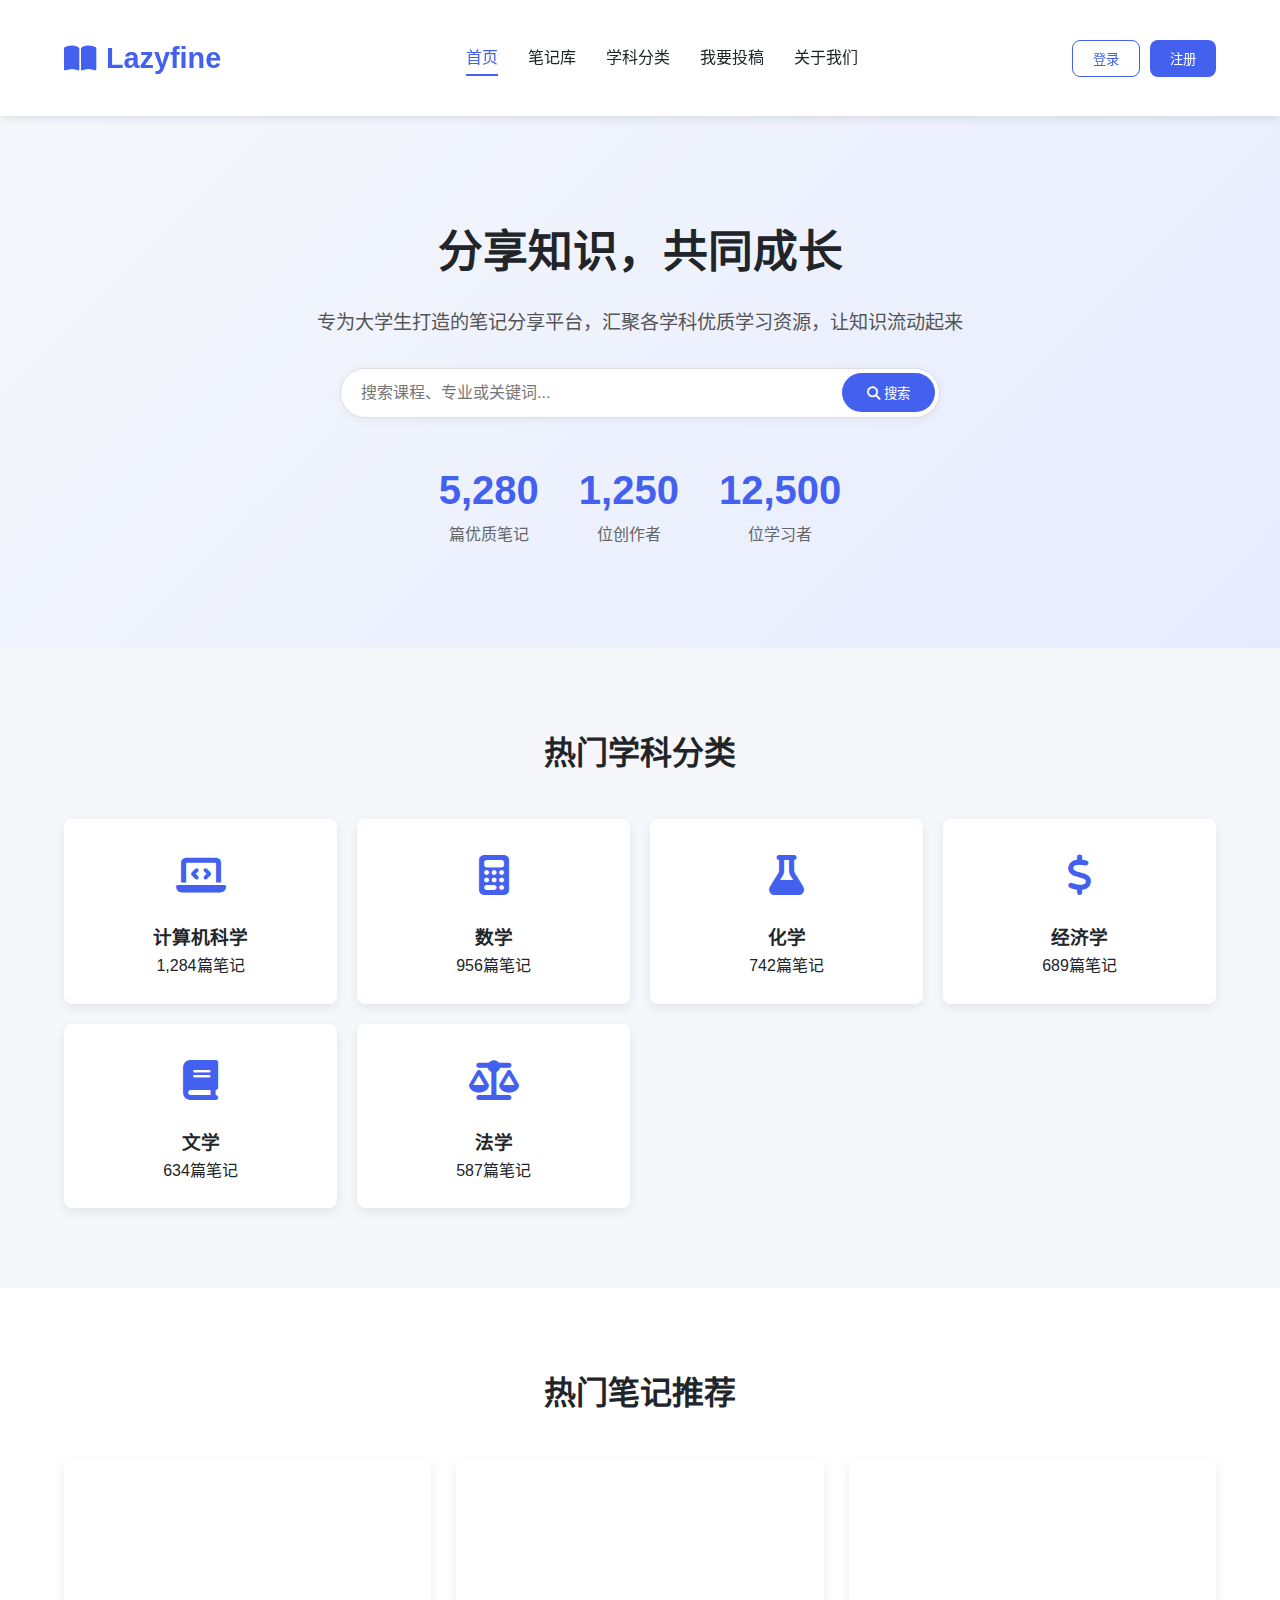
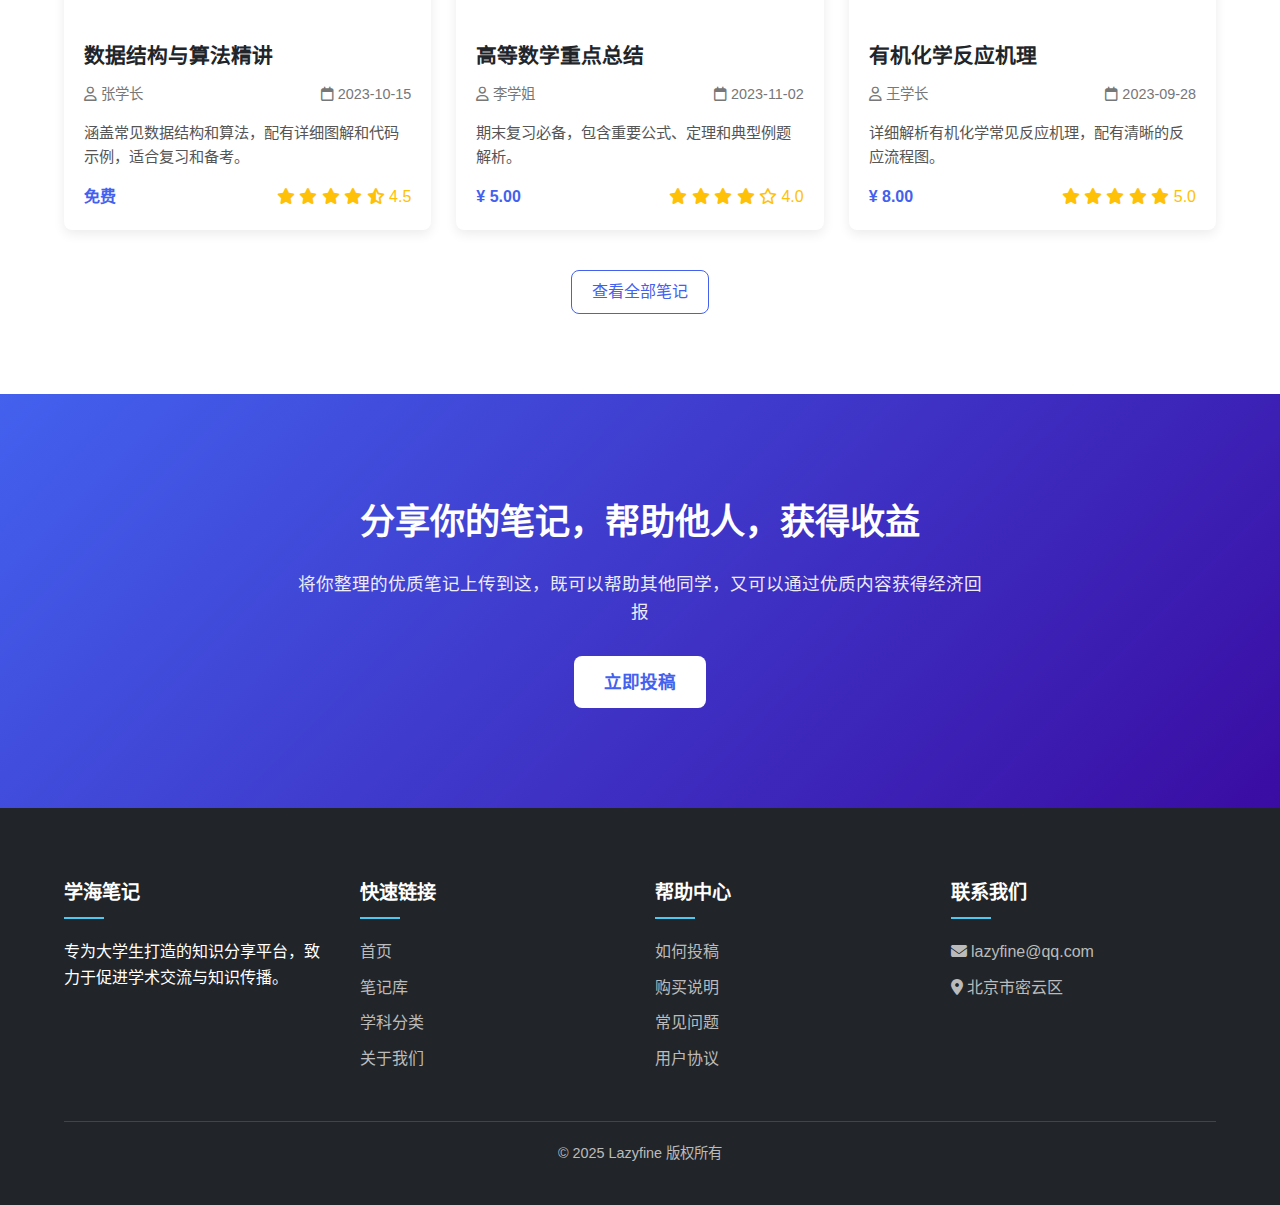
<file: index.html>
<!DOCTYPE html>
<html lang="zh-CN">
<head>
    <meta charset="UTF-8">
    <meta name="viewport" content="width=device-width, initial-scale=1.0, maximum-scale=1.0, user-scalable=no">
    <title>学海笔记 - 大学生知识分享平台</title>
    <link rel="stylesheet" href="css/style.css">
    <link rel="stylesheet" href="https://cdnjs.cloudflare.com/ajax/libs/font-awesome/6.4.0/css/all.min.css">
    <style>
        /* 移动端优化样式 */
        :root {
            --mobile-padding: 15px;
        }
        
        /* 响应式导航 */
        .nav-links {
            display: flex;
            transition: all 0.3s ease;
        }
        
        .hamburger {
            display: none;
            flex-direction: column;
            cursor: pointer;
            padding: 5px;
        }
        
        .hamburger span {
            width: 25px;
            height: 3px;
            background: #333;
            margin: 3px 0;
            transition: 0.3s;
        }
        
        .auth-buttons {
            display: flex;
            gap: 10px;
        }
        
        /* 移动端样式 */
        @media (max-width: 768px) {
            .container {
                padding: 0 var(--mobile-padding);
            }
            
            nav {
                flex-wrap: wrap;
                position: relative;
            }
            
            .hamburger {
                display: flex;
            }
            
            .nav-links {
                position: absolute;
                top: 100%;
                left: 0;
                width: 100%;
                background: white;
                flex-direction: column;
                box-shadow: 0 5px 10px rgba(0,0,0,0.1);
                padding: 0;
                max-height: 0;
                overflow: hidden;
                opacity: 0;
            }
            
            .nav-links.active {
                max-height: 500px;
                opacity: 1;
                padding: 10px 0;
            }
            
            .nav-links li {
                width: 100%;
                text-align: center;
            }
            
            .nav-links a {
                display: block;
                padding: 12px var(--mobile-padding);
            }
            
            .auth-buttons {
                display: none;
                position: absolute;
                top: 100%;
                right: 0;
                width: 100%;
                background: white;
                padding: 10px var(--mobile-padding);
                box-shadow: 0 5px 10px rgba(0,0,0,0.1);
                flex-direction: column;
                gap: 10px;
            }
            
            .auth-buttons.active {
                display: flex;
            }
            
            .auth-buttons .btn {
                width: 100%;
                text-align: center;
            }
            
            /* 英雄区域优化 */
            .hero h1 {
                font-size: 1.8rem;
                line-height: 1.3;
            }
            
            .hero p {
                font-size: 1rem;
                margin-bottom: 20px;
            }
            
            .search-box {
                flex-direction: column;
                gap: 10px;
            }
            
            .search-box input {
                width: 100%;
                margin-bottom: 0;
            }
            
            .search-box button {
                width: 100%;
            }
            
            .stats {
                flex-direction: column;
                gap: 15px;
                margin-top: 30px;
            }
            
            /* 分类网格优化 */
            .category-grid {
                grid-template-columns: repeat(2, 1fr);
                gap: 15px;
            }
            
            .category-card {
                padding: 20px 10px;
            }
            
            .category-icon {
                font-size: 1.8rem;
                margin-bottom: 10px;
            }
            
            /* 笔记网格优化 */
            .notes-grid {
                grid-template-columns: 1fr;
                gap: 20px;
            }
            
            .note-card {
                margin-bottom: 0;
            }
            
            /* 投稿引导优化 */
            .contribution h2 {
                font-size: 1.5rem;
            }
            
            .contribution p {
                font-size: 1rem;
                margin-bottom: 20px;
            }
            
            /* 页脚优化 */
            .footer-content {
                grid-template-columns: 1fr;
                gap: 30px;
            }
            
            .footer-column h3 {
                margin-bottom: 15px;
            }
        }
        
        @media (max-width: 480px) {
            .category-grid {
                grid-template-columns: 1fr;
            }
            
            .hero h1 {
                font-size: 1.6rem;
            }
            
            .section-title {
                font-size: 1.5rem;
            }
        }
        
        /* 触摸优化 */
        button, .btn, .category-card, .note-card {
            -webkit-tap-highlight-color: transparent;
        }
        
        /* 防止文字过大 */
        html {
            -webkit-text-size-adjust: 100%;
        }
    </style>
</head>
<body>
    <!-- 导航栏 -->
    <header>
        <div class="container">
            <nav>
                <a href="index.html" class="logo">
                    <i class="fas fa-book-open"></i>
                    Lazyfine
                </a>
                <div class="hamburger" id="hamburger">
                    <span></span>
                    <span></span>
                    <span></span>
                </div>
                <ul class="nav-links" id="navLinks">
                    <li><a href="index.html" class="active">首页</a></li>
                    <li><a href="notes.html">笔记库</a></li>
                    <li><a href="categories.html">学科分类</a></li>
                    <li><a href="contribute.html">我要投稿</a></li>
                    <li><a href="about.html">关于我们</a></li>
                </ul>
                <div class="auth-buttons" id="authButtons">
                    <button class="btn btn-outline" onclick="location.href='login.html'">登录</button>
                    <button class="btn btn-primary" onclick="location.href='register.html'">注册</button>
                </div>
            </nav>
        </div>
    </header>

    <!-- 英雄区域 -->
    <section class="hero">
        <div class="container">
            <h1>分享知识，共同成长</h1>
            <p>专为大学生打造的笔记分享平台，汇聚各学科优质学习资源，让知识流动起来</p>
            <div class="search-box">
                <input type="text" placeholder="搜索课程、专业或关键词..." id="searchInput">
                <button onclick="searchNotes()"><i class="fas fa-search"></i> 搜索</button>
            </div>
            <div class="stats">
                <div class="stat-item">
                    <span class="stat-number">5,280</span>
                    <span class="stat-label">篇优质笔记</span>
                </div>
                <div class="stat-item">
                    <span class="stat-number">1,250</span>
                    <span class="stat-label">位创作者</span>
                </div>
                <div class="stat-item">
                    <span class="stat-number">12,500</span>
                    <span class="stat-label">位学习者</span>
                </div>
            </div>
        </div>
    </section>

    <!-- 学科分类 -->
    <section class="categories">
        <div class="container">
            <h2 class="section-title">热门学科分类</h2>
            <div class="category-grid">
                <div class="category-card" onclick="location.href='notes.html?category=computer'">
                    <div class="category-icon">
                        <i class="fas fa-laptop-code"></i>
                    </div>
                    <h3>计算机科学</h3>
                    <p>1,284篇笔记</p>
                </div>
                <div class="category-card" onclick="location.href='notes.html?category=math'">
                    <div class="category-icon">
                        <i class="fas fa-calculator"></i>
                    </div>
                    <h3>数学</h3>
                    <p>956篇笔记</p>
                </div>
                <div class="category-card" onclick="location.href='notes.html?category=chemistry'">
                    <div class="category-icon">
                        <i class="fas fa-flask"></i>
                    </div>
                    <h3>化学</h3>
                    <p>742篇笔记</p>
                </div>
                <div class="category-card" onclick="location.href='notes.html?category=economics'">
                    <div class="category-icon">
                        <i class="fas fa-dollar-sign"></i>
                    </div>
                    <h3>经济学</h3>
                    <p>689篇笔记</p>
                </div>
                <div class="category-card" onclick="location.href='notes.html?category=literature'">
                    <div class="category-icon">
                        <i class="fas fa-book"></i>
                    </div>
                    <h3>文学</h3>
                    <p>634篇笔记</p>
                </div>
                <div class="category-card" onclick="location.href='notes.html?category=law'">
                    <div class="category-icon">
                        <i class="fas fa-balance-scale"></i>
                    </div>
                    <h3>法学</h3>
                    <p>587篇笔记</p>
                </div>
            </div>
        </div>
    </section>

    <!-- 热门笔记 -->
    <section class="featured-notes">
        <div class="container">
            <h2 class="section-title">热门笔记推荐</h2>
            <div class="notes-grid">
                <div class="note-card" onclick="location.href='note-detail.html?id=1'">
                    <div class="note-image" style="background-image: url('https://source.unsplash.com/random/600x400/?programming');"></div>
                    <div class="note-content">
                        <h3 class="note-title">数据结构与算法精讲</h3>
                        <div class="note-meta">
                            <span><i class="far fa-user"></i> 张学长</span>
                            <span><i class="far fa-calendar"></i> 2023-10-15</span>
                        </div>
                        <p class="note-description">涵盖常见数据结构和算法，配有详细图解和代码示例，适合复习和备考。</p>
                        <div class="note-footer">
                            <span class="note-price">免费</span>
                            <span class="rating">
                                <i class="fas fa-star"></i>
                                <i class="fas fa-star"></i>
                                <i class="fas fa-star"></i>
                                <i class="fas fa-star"></i>
                                <i class="fas fa-star-half-alt"></i>
                                4.5
                            </span>
                        </div>
                    </div>
                </div>
                <div class="note-card" onclick="location.href='note-detail.html?id=2'">
                    <div class="note-image" style="background-image: url('https://source.unsplash.com/random/600x400/?math');"></div>
                    <div class="note-content">
                        <h3 class="note-title">高等数学重点总结</h3>
                        <div class="note-meta">
                            <span><i class="far fa-user"></i> 李学姐</span>
                            <span><i class="far fa-calendar"></i> 2023-11-02</span>
                        </div>
                        <p class="note-description">期末复习必备，包含重要公式、定理和典型例题解析。</p>
                        <div class="note-footer">
                            <span class="note-price">¥ 5.00</span>
                            <span class="rating">
                                <i class="fas fa-star"></i>
                                <i class="fas fa-star"></i>
                                <i class="fas fa-star"></i>
                                <i class="fas fa-star"></i>
                                <i class="far fa-star"></i>
                                4.0
                            </span>
                        </div>
                    </div>
                </div>
                <div class="note-card" onclick="location.href='note-detail.html?id=3'">
                    <div class="note-image" style="background-image: url('https://source.unsplash.com/random/600x400/?chemistry');"></div>
                    <div class="note-content">
                        <h3 class="note-title">有机化学反应机理</h3>
                        <div class="note-meta">
                            <span><i class="far fa-user"></i> 王学长</span>
                            <span><i class="far fa-calendar"></i> 2023-09-28</span>
                        </div>
                        <p class="note-description">详细解析有机化学常见反应机理，配有清晰的反应流程图。</p>
                        <div class="note-footer">
                            <span class="note-price">¥ 8.00</span>
                            <span class="rating">
                                <i class="fas fa-star"></i>
                                <i class="fas fa-star"></i>
                                <i class="fas fa-star"></i>
                                <i class="fas fa-star"></i>
                                <i class="fas fa-star"></i>
                                5.0
                            </span>
                        </div>
                    </div>
                </div>
            </div>
            <div class="view-all">
                <a href="notes.html" class="btn btn-outline">查看全部笔记</a>
            </div>
        </div>
    </section>

    <!-- 投稿引导 -->
    <section class="contribution">
        <div class="container">
            <h2>分享你的笔记，帮助他人，获得收益</h2>
            <p>将你整理的优质笔记上传到这，既可以帮助其他同学，又可以通过优质内容获得经济回报</p>
            <a href="contribute.html" class="btn-light">立即投稿</a>
        </div>
    </section>

    <!-- 页脚 -->
    <footer>
        <div class="container">
            <div class="footer-content">
                <div class="footer-column">
                    <h3>学海笔记</h3>
                    <p>专为大学生打造的知识分享平台，致力于促进学术交流与知识传播。</p>
                </div>
                <div class="footer-column">
                    <h3>快速链接</h3>
                    <ul class="footer-links">
                        <li><a href="index.html">首页</a></li>
                        <li><a href="notes.html">笔记库</a></li>
                        <li><a href="categories.html">学科分类</a></li>
                        <li><a href="about.html">关于我们</a></li>
                    </ul>
                </div>
                <div class="footer-column">
                    <h3>帮助中心</h3>
                    <ul class="footer-links">
                        <li><a href="contribute.html">如何投稿</a></li>
                        <li><a href="help.html">购买说明</a></li>
                        <li><a href="faq.html">常见问题</a></li>
                        <li><a href="terms.html">用户协议</a></li>
                    </ul>
                </div>
                <div class="footer-column">
                    <h3>联系我们</h3>
                    <ul class="footer-links">
                        <li><a href="mailto:contact@xuehaibiji.com"><i class="fas fa-envelope"></i> lazyfine@qq.com</a></li>
                        <li><a href="#"><i class="fas fa-map-marker-alt"></i> 北京市密云区</a></li>
                    </ul>
                </div>
            </div>
            <div class="copyright">
                <p>&copy; 2025 Lazyfine 版权所有</p>
            </div>
        </div>
    </footer>

    <script>
        // 搜索功能
        function searchNotes() {
            const query = document.getElementById('searchInput').value;
            if(query.trim() !== '') {
                window.location.href = 'notes.html?search=' + encodeURIComponent(query);
            }
        }
        
        // 回车键搜索
        document.getElementById('searchInput').addEventListener('keypress', function(e) {
            if(e.key === 'Enter') {
                searchNotes();
            }
        });

        // 导航栏滚动效果
        window.addEventListener('scroll', function() {
            const header = document.querySelector('header');
            if(window.scrollY > 100) {
                header.style.boxShadow = '0 5px 20px rgba(0, 0, 0, 0.1)';
            } else {
                header.style.boxShadow = '0 2px 10px rgba(0, 0, 0, 0.1)';
            }
        });
        
        // 移动端导航菜单
        document.addEventListener('DOMContentLoaded', function() {
            const hamburger = document.getElementById('hamburger');
            const navLinks = document.getElementById('navLinks');
            const authButtons = document.getElementById('authButtons');
            
            hamburger.addEventListener('click', function() {
                navLinks.classList.toggle('active');
                authButtons.classList.toggle('active');
                
                // 汉堡菜单动画
                const spans = hamburger.querySelectorAll('span');
                if(navLinks.classList.contains('active')) {
                    spans[0].style.transform = 'rotate(45deg) translate(5px, 5px)';
                    spans[1].style.opacity = '0';
                    spans[2].style.transform = 'rotate(-45deg) translate(7px, -6px)';
                } else {
                    spans[0].style.transform = 'none';
                    spans[1].style.opacity = '1';
                    spans[2].style.transform = 'none';
                }
            });
            
            // 点击其他地方关闭菜单
            document.addEventListener('click', function(e) {
                if(!hamburger.contains(e.target) && !navLinks.contains(e.target) && !authButtons.contains(e.target)) {
                    navLinks.classList.remove('active');
                    authButtons.classList.remove('active');
                    
                    // 重置汉堡菜单动画
                    const spans = hamburger.querySelectorAll('span');
                    spans[0].style.transform = 'none';
                    spans[1].style.opacity = '1';
                    spans[2].style.transform = 'none';
                }
            });
        });
    </script>
</body>
</html>
</file>
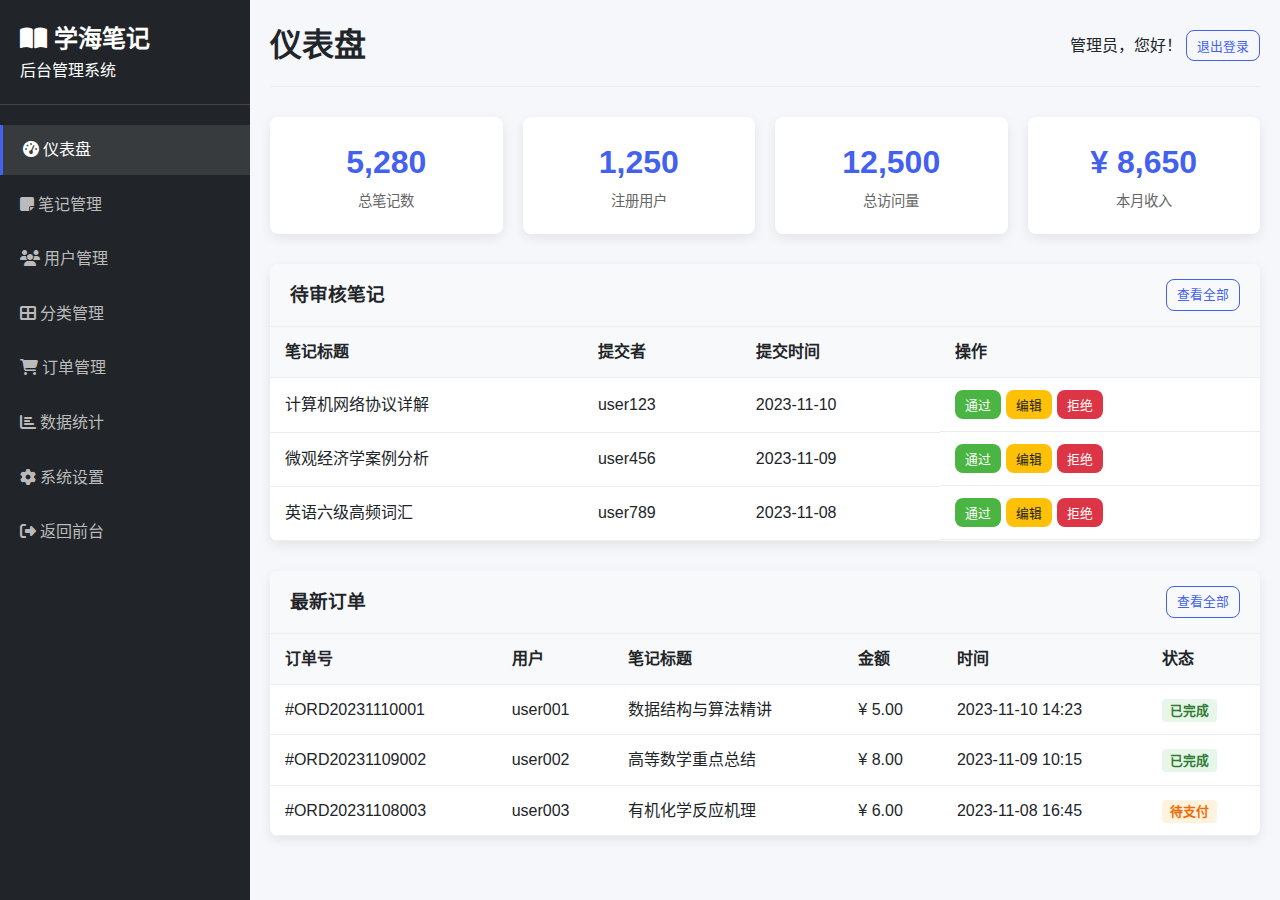
<file: admin/index.html>
<!DOCTYPE html>
<html lang="zh-CN">
<head>
    <meta charset="UTF-8">
    <meta name="viewport" content="width=device-width, initial-scale=1.0">
    <title>后台管理 - 学海笔记</title>
    <link rel="stylesheet" href="../css/style.css">
    <link rel="stylesheet" href="https://cdnjs.cloudflare.com/ajax/libs/font-awesome/6.4.0/css/all.min.css">
</head>
<body>
    <div class="admin-container">
        <!-- 侧边栏 -->
        <div class="admin-sidebar">
            <div class="admin-logo">
                <h2><i class="fas fa-book-open"></i> 学海笔记</h2>
                <p>后台管理系统</p>
            </div>
            <ul class="admin-menu">
                <li><a href="index.html" class="active"><i class="fas fa-tachometer-alt"></i> 仪表盘</a></li>
                <li><a href="notes.html"><i class="fas fa-sticky-note"></i> 笔记管理</a></li>
                <li><a href="users.html"><i class="fas fa-users"></i> 用户管理</a></li>
                <li><a href="categories.html"><i class="fas fa-th-large"></i> 分类管理</a></li>
                <li><a href="orders.html"><i class="fas fa-shopping-cart"></i> 订单管理</a></li>
                <li><a href="reports.html"><i class="fas fa-chart-bar"></i> 数据统计</a></li>
                <li><a href="settings.html"><i class="fas fa-cog"></i> 系统设置</a></li>
                <li><a href="../index.html"><i class="fas fa-sign-out-alt"></i> 返回前台</a></li>
            </ul>
        </div>
        
        <!-- 主要内容 -->
        <div class="admin-content">
            <div class="admin-header">
                <h1>仪表盘</h1>
                <div class="user-info">
                    <span>管理员，您好！</span>
                    <button class="btn btn-outline btn-sm">退出登录</button>
                </div>
            </div>
            
            <!-- 统计卡片 -->
            <div class="stats-cards">
                <div class="stat-card">
                    <span class="number">5,280</span>
                    <span class="label">总笔记数</span>
                </div>
                <div class="stat-card">
                    <span class="number">1,250</span>
                    <span class="label">注册用户</span>
                </div>
                <div class="stat-card">
                    <span class="number">12,500</span>
                    <span class="label">总访问量</span>
                </div>
                <div class="stat-card">
                    <span class="number">¥ 8,650</span>
                    <span class="label">本月收入</span>
                </div>
            </div>
            
            <!-- 待审核笔记 -->
            <div class="data-table">
                <div class="table-header">
                    <h3>待审核笔记</h3>
                    <a href="notes.html?status=pending" class="btn btn-outline btn-sm">查看全部</a>
                </div>
                <div class="table-content">
                    <table>
                        <thead>
                            <tr>
                                <th>笔记标题</th>
                                <th>提交者</th>
                                <th>提交时间</th>
                                <th>操作</th>
                            </tr>
                        </thead>
                        <tbody>
                            <tr>
                                <td>计算机网络协议详解</td>
                                <td>user123</td>
                                <td>2023-11-10</td>
                                <td class="action-buttons">
                                    <button class="btn btn-success btn-sm">通过</button>
                                    <button class="btn btn-warning btn-sm">编辑</button>
                                    <button class="btn btn-danger btn-sm">拒绝</button>
                                </td>
                            </tr>
                            <tr>
                                <td>微观经济学案例分析</td>
                                <td>user456</td>
                                <td>2023-11-09</td>
                                <td class="action-buttons">
                                    <button class="btn btn-success btn-sm">通过</button>
                                    <button class="btn btn-warning btn-sm">编辑</button>
                                    <button class="btn btn-danger btn-sm">拒绝</button>
                                </td>
                            </tr>
                            <tr>
                                <td>英语六级高频词汇</td>
                                <td>user789</td>
                                <td>2023-11-08</td>
                                <td class="action-buttons">
                                    <button class="btn btn-success btn-sm">通过</button>
                                    <button class="btn btn-warning btn-sm">编辑</button>
                                    <button class="btn btn-danger btn-sm">拒绝</button>
                                </td>
                            </tr>
                        </tbody>
                    </table>
                </div>
            </div>
            
            <!-- 最新订单 -->
            <div class="data-table" style="margin-top: 30px;">
                <div class="table-header">
                    <h3>最新订单</h3>
                    <a href="orders.html" class="btn btn-outline btn-sm">查看全部</a>
                </div>
                <div class="table-content">
                    <table>
                        <thead>
                            <tr>
                                <th>订单号</th>
                                <th>用户</th>
                                <th>笔记标题</th>
                                <th>金额</th>
                                <th>时间</th>
                                <th>状态</th>
                            </tr>
                        </thead>
                        <tbody>
                            <tr>
                                <td>#ORD20231110001</td>
                                <td>user001</td>
                                <td>数据结构与算法精讲</td>
                                <td>¥ 5.00</td>
                                <td>2023-11-10 14:23</td>
                                <td><span class="status completed">已完成</span></td>
                            </tr>
                            <tr>
                                <td>#ORD20231109002</td>
                                <td>user002</td>
                                <td>高等数学重点总结</td>
                                <td>¥ 8.00</td>
                                <td>2023-11-09 10:15</td>
                                <td><span class="status completed">已完成</span></td>
                            </tr>
                            <tr>
                                <td>#ORD20231108003</td>
                                <td>user003</td>
                                <td>有机化学反应机理</td>
                                <td>¥ 6.00</td>
                                <td>2023-11-08 16:45</td>
                                <td><span class="status pending">待支付</span></td>
                            </tr>
                        </tbody>
                    </table>
                </div>
            </div>
        </div>
    </div>

    <script>
        // 简单的管理功能示例
        document.querySelectorAll('.btn-success').forEach(button => {
            button.addEventListener('click', function() {
                const row = this.closest('tr');
                const title = row.querySelector('td:first-child').textContent;
                if(confirm(`确定要通过笔记"${title}"吗？`)) {
                    row.style.opacity = '0.5';
                    setTimeout(() => {
                        row.remove();
                        alert('笔记已通过审核');
                    }, 500);
                }
            });
        });
        
        document.querySelectorAll('.btn-danger').forEach(button => {
            button.addEventListener('click', function() {
                const row = this.closest('tr');
                const title = row.querySelector('td:first-child').textContent;
                if(confirm(`确定要拒绝笔记"${title}"吗？`)) {
                    row.style.opacity = '0.5';
                    setTimeout(() => {
                        row.remove();
                        alert('笔记已拒绝');
                    }, 500);
                }
            });
        });
    </script>
</body>
</html>
</file>
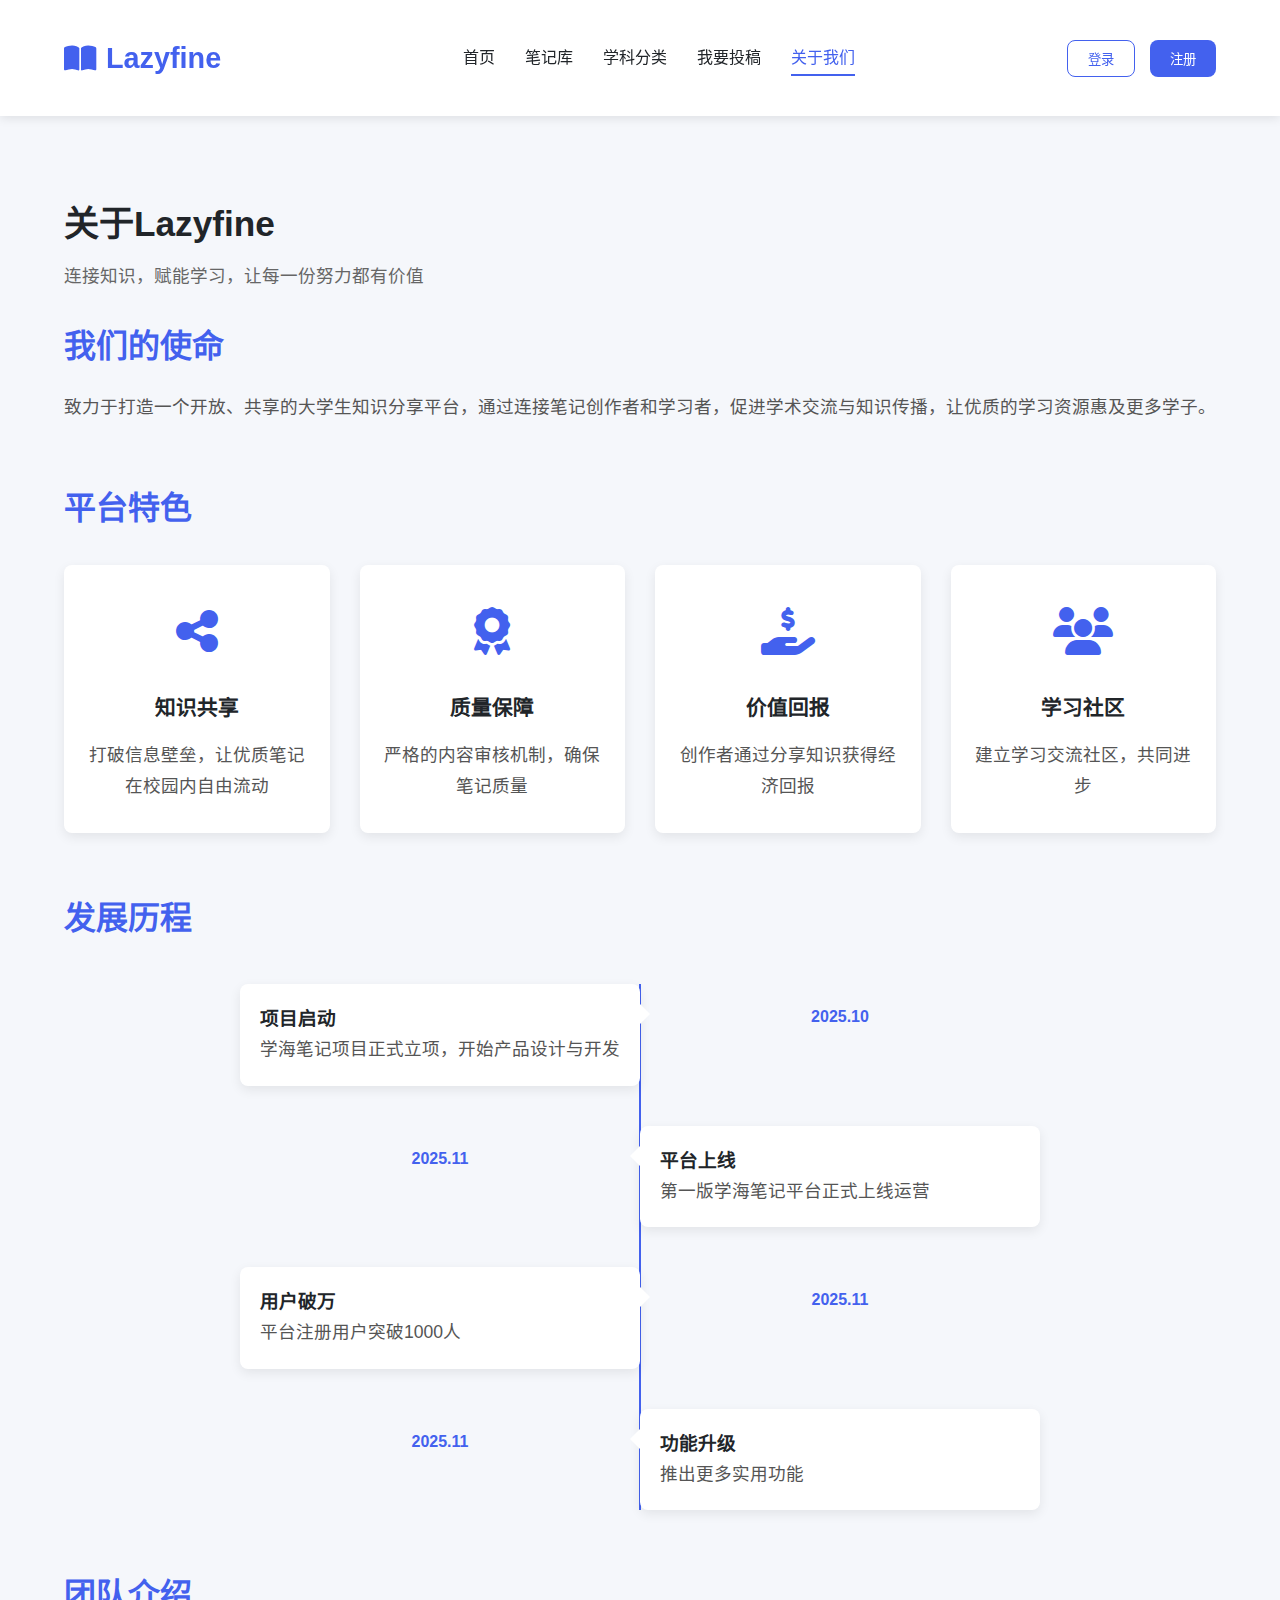
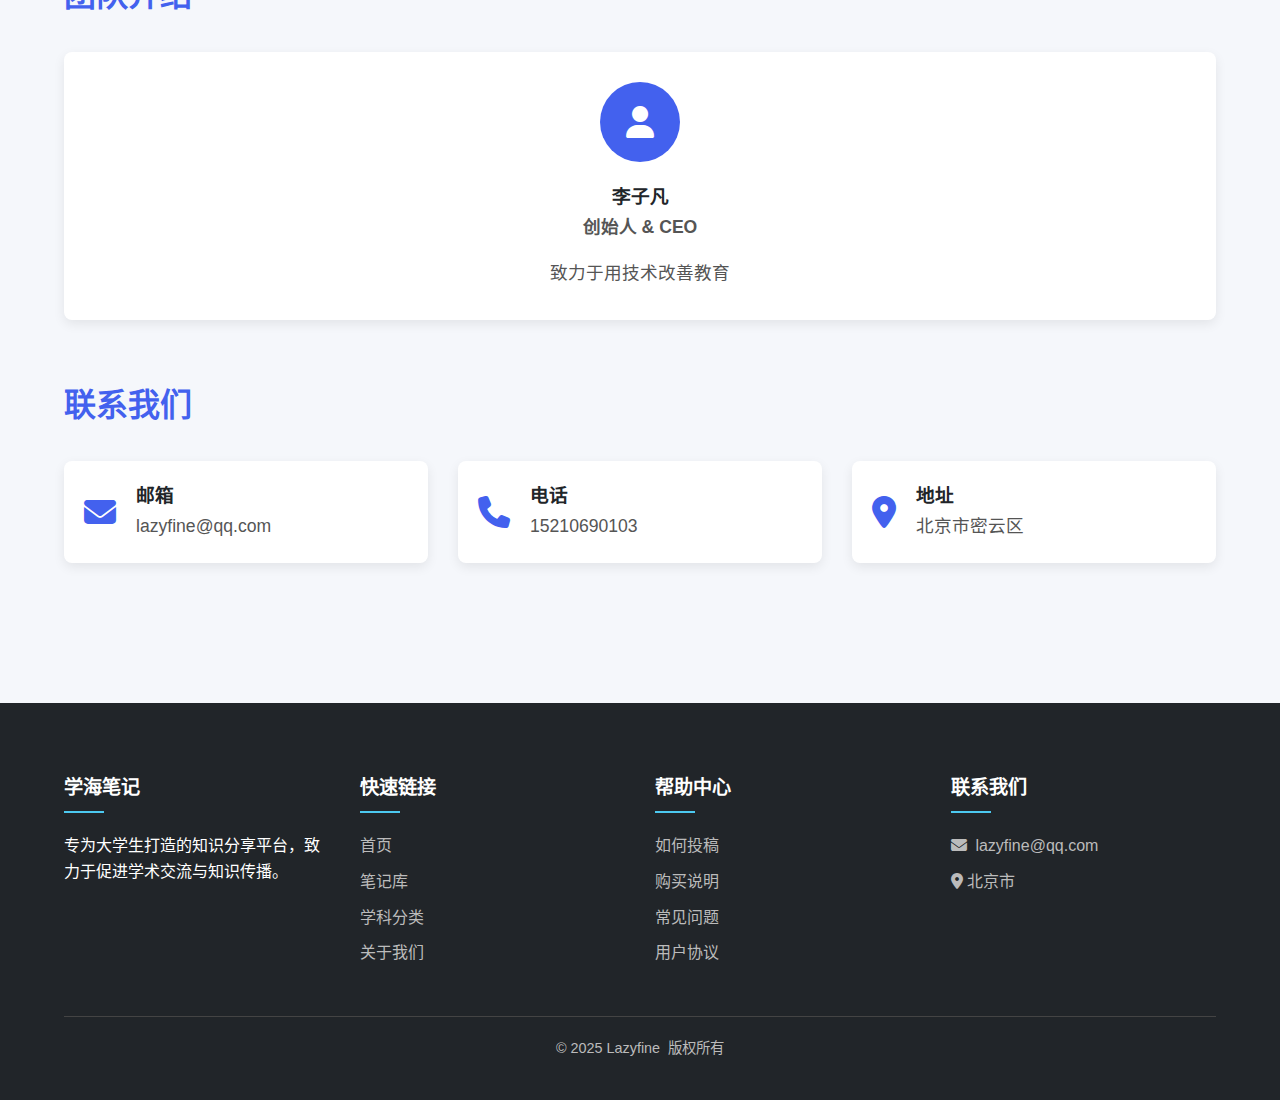
<file: about.html>
<!DOCTYPE html>
<html lang="zh-CN">
<head>
    <meta charset="UTF-8">
    <meta name="viewport" content="width=device-width, initial-scale=1.0">
    <title>关于我们 - 笔记</title>
    <link rel="stylesheet" href="css/style.css">
    <link rel="stylesheet" href="https://cdnjs.cloudflare.com/ajax/libs/font-awesome/6.4.0/css/all.min.css">
</head>
<body>
    <!-- 导航栏 -->
    <header>
        <div class="container">
            <nav>
                <a href="index.html" class="logo">
                    <i class="fas fa-book-open"></i>
                    Lazyfine
                </a>
                <ul class="nav-links">
                    <li><a href="index.html">首页</a></li>
                    <li><a href="notes.html">笔记库</a></li>
                    <li><a href="categories.html">学科分类</a></li>
                    <li><a href="contribute.html">我要投稿</a></li>
                    <li><a href="about.html" class="active">关于我们</a></li>
                </ul>
                <div class="auth-buttons">
                    <button class="btn btn-outline" onclick="location.href='login.html'">登录</button>
                    <button class="btn btn-primary" onclick="location.href='register.html'">注册</button>
                </div>
            </nav>
        </div>
    </header>

    <!-- 关于我们内容 -->
    <section class="about-page">
        <div class="container">
            <div class="page-header">
                <h1>关于Lazyfine</h1>
                <p>连接知识，赋能学习，让每一份努力都有价值</p>
            </div>
            
            <div class="about-content">
                <div class="about-section">
                    <h2>我们的使命</h2>
                    <p>致力于打造一个开放、共享的大学生知识分享平台，通过连接笔记创作者和学习者，促进学术交流与知识传播，让优质的学习资源惠及更多学子。</p>
                </div>
                
                <div class="about-section">
                    <h2>平台特色</h2>
                    <div class="features-grid">
                        <div class="feature-card">
                            <div class="feature-icon">
                                <i class="fas fa-share-alt"></i>
                            </div>
                            <h3>知识共享</h3>
                            <p>打破信息壁垒，让优质笔记在校园内自由流动</p>
                        </div>
                        <div class="feature-card">
                            <div class="feature-icon">
                                <i class="fas fa-award"></i>
                            </div>
                            <h3>质量保障</h3>
                            <p>严格的内容审核机制，确保笔记质量</p>
                        </div>
                        <div class="feature-card">
                            <div class="feature-icon">
                                <i class="fas fa-hand-holding-usd"></i>
                            </div>
                            <h3>价值回报</h3>
                            <p>创作者通过分享知识获得经济回报</p>
                        </div>
                        <div class="feature-card">
                            <div class="feature-icon">
                                <i class="fas fa-users"></i>
                            </div>
                            <h3>学习社区</h3>
                            <p>建立学习交流社区，共同进步</p>
                        </div>
                    </div>
                </div>
                
                <div class="about-section">
                    <h2>发展历程</h2>
                    <div class="timeline">
                        <div class="timeline-item">
                            <div class="timeline-date">2025.10</div>
                            <div class="timeline-content">
                                <h3>项目启动</h3>
                                <p>学海笔记项目正式立项，开始产品设计与开发</p>
                            </div>
                        </div>
                        <div class="timeline-item">
                            <div class="timeline-date">2025.11</div>
                            <div class="timeline-content">
                                <h3>平台上线</h3>
                                <p>第一版学海笔记平台正式上线运营</p>
                            </div>
                        </div>
                        <div class="timeline-item">
                            <div class="timeline-date">2025.11</div>
                            <div class="timeline-content">
                                <h3>用户破万</h3>
                                <p>平台注册用户突破1000人</p>
                            </div>
                        </div>
                        <div class="timeline-item">
                            <div class="timeline-date">2025.11</div>
                            <div class="timeline-content">
                                <h3>功能升级</h3>
                                <p>推出更多实用功能</p>
                            </div>
                        </div>
                    </div>
                </div>
                
                <div class="about-section">
                    <h2>团队介绍</h2>
                    <div class="team-grid">
                        <div class="team-member">
                            <div class="member-avatar">
                                <i class="fas fa-user"></i>
                            </div>
                            <h3>李子凡</h3>
                            <p class="member-role">创始人 & CEO</p>
                            <p>致力于用技术改善教育</p>
                        </div>
                       
                    </div>
                </div>
                
                <div class="about-section">
                    <h2>联系我们</h2>
                    <div class="contact-info">
                        <div class="contact-item">
                            <i class="fas fa-envelope"></i>
                            <div>
                                <h3>邮箱</h3>
                                <p>lazyfine@qq.com</p>
                            </div>
                        </div>
                        <div class="contact-item">
                            <i class="fas fa-phone"></i>
                            <div>
                                <h3>电话</h3>
                                <p>15210690103</p>
                            </div>
                        </div>
                        <div class="contact-item">
                            <i class="fas fa-map-marker-alt"></i>
                            <div>
                                <h3>地址</h3>
                                <p>北京市密云区</p>
                            </div>
                        </div>
                    </div>
                </div>
            </div>
        </div>
    </section>

    <!-- 页脚 -->
    <footer>
        <div class="container">
            <div class="footer-content">
                <div class="footer-column">
                    <h3>学海笔记</h3>
                    <p>专为大学生打造的知识分享平台，致力于促进学术交流与知识传播。</p>
                </div>
                <div class="footer-column">
                    <h3>快速链接</h3>
                    <ul class="footer-links">
                        <li><a href="index.html">首页</a></li>
                        <li><a href="notes.html">笔记库</a></li>
                        <li><a href="categories.html">学科分类</a></li>
                        <li><a href="about.html">关于我们</a></li>
                    </ul>
                </div>
                <div class="footer-column">
                    <h3>帮助中心</h3>
                    <ul class="footer-links">
                        <li><a href="contribute.html">如何投稿</a></li>
                        <li><a href="help.html">购买说明</a></li>
                        <li><a href="faq.html">常见问题</a></li>
                        <li><a href="terms.html">用户协议</a></li>
                    </ul>
                </div>
                <div class="footer-column">
                    <h3>联系我们</h3>
                    <ul class="footer-links">
                        <li><a href="mailto:contact@xuehaibiji.com"><i class="fas fa-envelope"></i> &nbsp;lazyfine@qq.com</a></li>
                       
                        <li><a href="#"><i class="fas fa-map-marker-alt"></i> 北京市</a></li>
                    </ul>
                </div>
            </div>
            <div class="copyright">
                <p>&copy; 2025 Lazyfine&nbsp; 版权所有</p>
            </div>
        </div>
    </footer>

    <style>
        .about-page {
            padding: 60px 0;
        }
        
        .about-section {
            margin-bottom: 60px;
        }
        
        .about-section h2 {
            font-size: 2rem;
            margin-bottom: 20px;
            color: var(--primary);
        }
        
        .about-section p {
            font-size: 1.1rem;
            line-height: 1.8;
            color: #555;
        }
        
        .features-grid {
            display: grid;
            grid-template-columns: repeat(auto-fit, minmax(250px, 1fr));
            gap: 30px;
            margin-top: 30px;
        }
        
        .feature-card {
            text-align: center;
            padding: 30px 20px;
            background: white;
            border-radius: var(--border-radius);
            box-shadow: var(--shadow);
            transition: transform 0.3s;
        }
        
        .feature-card:hover {
            transform: translateY(-5px);
        }
        
        .feature-icon {
            font-size: 3rem;
            color: var(--primary);
            margin-bottom: 20px;
        }
        
        .feature-card h3 {
            margin-bottom: 15px;
            font-size: 1.3rem;
        }
        
        .timeline {
            position: relative;
            max-width: 800px;
            margin: 40px auto 0;
        }
        
        .timeline:before {
            content: '';
            position: absolute;
            left: 50%;
            top: 0;
            bottom: 0;
            width: 2px;
            background: var(--primary);
            transform: translateX(-50%);
        }
        
        .timeline-item {
            display: flex;
            margin-bottom: 40px;
            position: relative;
        }
        
        .timeline-item:nth-child(odd) {
            flex-direction: row-reverse;
        }
        
        .timeline-date {
            flex: 1;
            padding: 20px;
            text-align: center;
            font-weight: bold;
            color: var(--primary);
        }
        
        .timeline-content {
            flex: 1;
            padding: 20px;
            background: white;
            border-radius: var(--border-radius);
            box-shadow: var(--shadow);
            position: relative;
        }
        
        .timeline-content:before {
            content: '';
            position: absolute;
            top: 20px;
            width: 0;
            height: 0;
            border-style: solid;
        }
        
        .timeline-item:nth-child(even) .timeline-content:before {
            left: -10px;
            border-width: 10px 10px 10px 0;
            border-color: transparent white transparent transparent;
        }
        
        .timeline-item:nth-child(odd) .timeline-content:before {
            right: -10px;
            border-width: 10px 0 10px 10px;
            border-color: transparent transparent transparent white;
        }
        
        .team-grid {
            display: grid;
            grid-template-columns: repeat(auto-fit, minmax(250px, 1fr));
            gap: 30px;
            margin-top: 30px;
        }
        
        .team-member {
            text-align: center;
            padding: 30px 20px;
            background: white;
            border-radius: var(--border-radius);
            box-shadow: var(--shadow);
        }
        
        .member-avatar {
            width: 80px;
            height: 80px;
            background: var(--primary);
            border-radius: 50%;
            display: flex;
            align-items: center;
            justify-content: center;
            margin: 0 auto 20px;
            color: white;
            font-size: 2rem;
        }
        
        .member-role {
            color: var(--primary);
            font-weight: 600;
            margin-bottom: 15px;
        }
        
        .contact-info {
            display: grid;
            grid-template-columns: repeat(auto-fit, minmax(250px, 1fr));
            gap: 30px;
            margin-top: 30px;
        }
        
        .contact-item {
            display: flex;
            align-items: center;
            gap: 20px;
            padding: 20px;
            background: white;
            border-radius: var(--border-radius);
            box-shadow: var(--shadow);
        }
        
        .contact-item i {
            font-size: 2rem;
            color: var(--primary);
        }
        
        @media (max-width: 768px) {
            .timeline:before {
                left: 20px;
            }
            
            .timeline-item {
                flex-direction: row !important;
            }
            
            .timeline-date {
                flex: 0 0 80px;
                text-align: left;
            }
            
            .timeline-content:before {
                left: -10px !important;
                right: auto !important;
                border-width: 10px 10px 10px 0 !important;
                border-color: transparent white transparent transparent !important;
            }
        }
    </style>
</body>
</html>
</file>
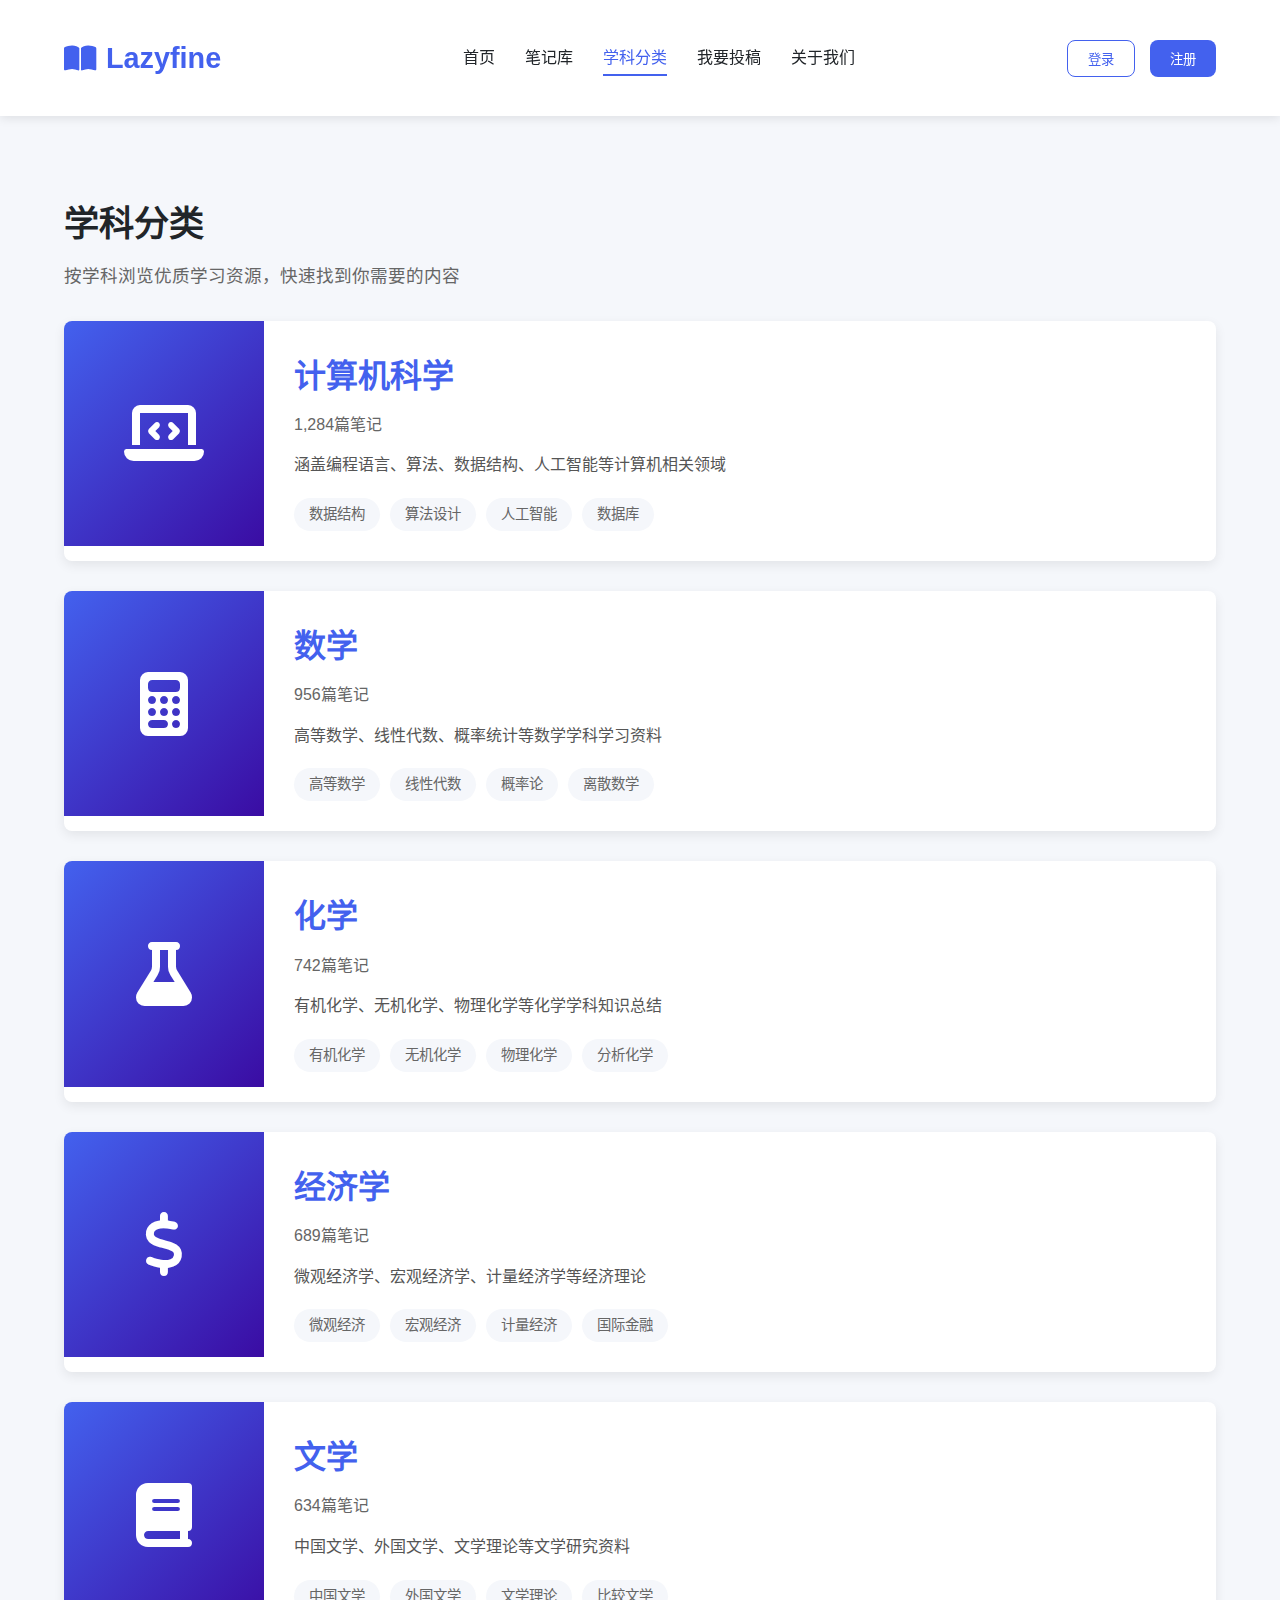
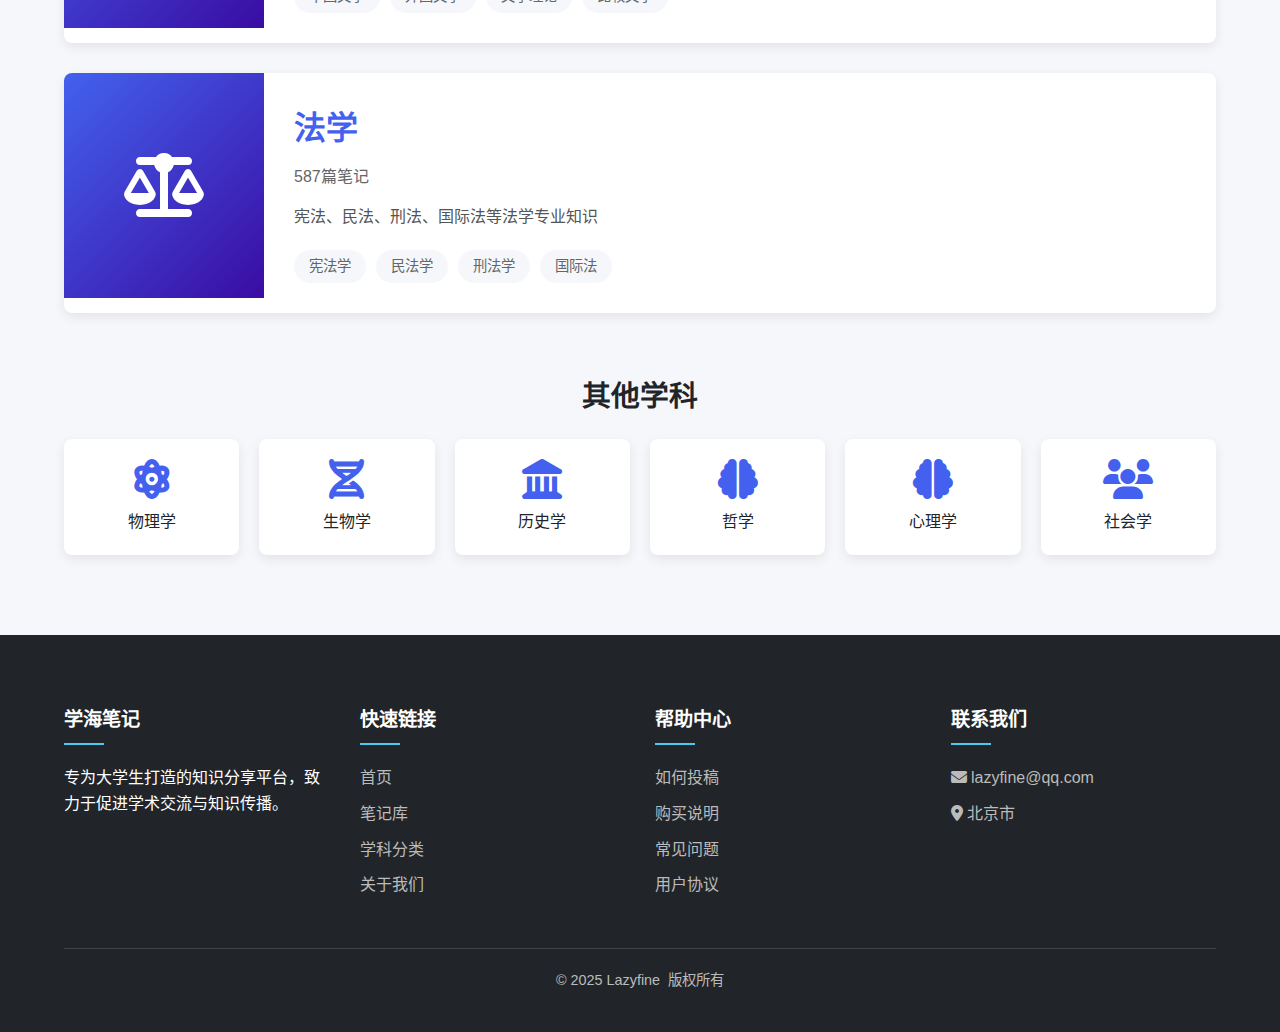
<file: categories.html>
<!DOCTYPE html>
<html lang="zh-CN">
<head>
    <meta charset="UTF-8">
    <meta name="viewport" content="width=device-width, initial-scale=1.0">
    <title>学科分类 - 学海笔记</title>
    <link rel="stylesheet" href="css/style.css">
    <link rel="stylesheet" href="https://cdnjs.cloudflare.com/ajax/libs/font-awesome/6.4.0/css/all.min.css">
</head>
<body>
    <!-- 导航栏 -->
    <header>
        <div class="container">
            <nav>
                <a href="index.html" class="logo">
                    <i class="fas fa-book-open"></i>
                Lazyfine
                    
                </a>
                <ul class="nav-links">
                  <li><a href="index.html">首页</a></li>
                    <li><a href="notes.html">笔记库</a></li>
                    <li><a href="categories.html" class="active">学科分类</a></li>
                    <li><a href="contribute.html">我要投稿</a></li>
                    <li><a href="about.html">关于我们</a></li>
                </ul>
                <div class="auth-buttons">
                    <button class="btn btn-outline" onclick="location.href='login.html'">登录</button>
                    <button class="btn btn-primary" onclick="location.href='register.html'">注册</button>
                </div>
            </nav>
        </div>
    </header>

    <!-- 学科分类页面 -->
    <section class="categories-page">
        <div class="container">
            <div class="page-header">
                <h1>学科分类</h1>
                <p>按学科浏览优质学习资源，快速找到你需要的内容</p>
            </div>
            
            <div class="categories-grid">
                <div class="category-large-card" onclick="location.href='notes.html?category=computer'">
                    <div class="category-icon">
                        <i class="fas fa-laptop-code"></i>
                    </div>
                    <div class="category-info">
                        <h2>计算机科学</h2>
                        <p>1,284篇笔记</p>
                        <p class="category-description">涵盖编程语言、算法、数据结构、人工智能等计算机相关领域</p>
                        <div class="sub-categories">
                            <span class="sub-category">数据结构</span>
                            <span class="sub-category">算法设计</span>
                            <span class="sub-category">人工智能</span>
                            <span class="sub-category">数据库</span>
                        </div>
                    </div>
                </div>
                
                <div class="category-large-card" onclick="location.href='notes.html?category=math'">
                    <div class="category-icon">
                        <i class="fas fa-calculator"></i>
                    </div>
                    <div class="category-info">
                        <h2>数学</h2>
                        <p>956篇笔记</p>
                        <p class="category-description">高等数学、线性代数、概率统计等数学学科学习资料</p>
                        <div class="sub-categories">
                            <span class="sub-category">高等数学</span>
                            <span class="sub-category">线性代数</span>
                            <span class="sub-category">概率论</span>
                            <span class="sub-category">离散数学</span>
                        </div>
                    </div>
                </div>
                
                <div class="category-large-card" onclick="location.href='notes.html?category=chemistry'">
                    <div class="category-icon">
                        <i class="fas fa-flask"></i>
                    </div>
                    <div class="category-info">
                        <h2>化学</h2>
                        <p>742篇笔记</p>
                        <p class="category-description">有机化学、无机化学、物理化学等化学学科知识总结</p>
                        <div class="sub-categories">
                            <span class="sub-category">有机化学</span>
                            <span class="sub-category">无机化学</span>
                            <span class="sub-category">物理化学</span>
                            <span class="sub-category">分析化学</span>
                        </div>
                    </div>
                </div>
                
                <div class="category-large-card" onclick="location.href='notes.html?category=economics'">
                    <div class="category-icon">
                        <i class="fas fa-dollar-sign"></i>
                    </div>
                    <div class="category-info">
                        <h2>经济学</h2>
                        <p>689篇笔记</p>
                        <p class="category-description">微观经济学、宏观经济学、计量经济学等经济理论</p>
                        <div class="sub-categories">
                            <span class="sub-category">微观经济</span>
                            <span class="sub-category">宏观经济</span>
                            <span class="sub-category">计量经济</span>
                            <span class="sub-category">国际金融</span>
                        </div>
                    </div>
                </div>
                
                <div class="category-large-card" onclick="location.href='notes.html?category=literature'">
                    <div class="category-icon">
                        <i class="fas fa-book"></i>
                    </div>
                    <div class="category-info">
                        <h2>文学</h2>
                        <p>634篇笔记</p>
                        <p class="category-description">中国文学、外国文学、文学理论等文学研究资料</p>
                        <div class="sub-categories">
                            <span class="sub-category">中国文学</span>
                            <span class="sub-category">外国文学</span>
                            <span class="sub-category">文学理论</span>
                            <span class="sub-category">比较文学</span>
                        </div>
                    </div>
                </div>
                
                <div class="category-large-card" onclick="location.href='notes.html?category=law'">
                    <div class="category-icon">
                        <i class="fas fa-balance-scale"></i>
                    </div>
                    <div class="category-info">
                        <h2>法学</h2>
                        <p>587篇笔记</p>
                        <p class="category-description">宪法、民法、刑法、国际法等法学专业知识</p>
                        <div class="sub-categories">
                            <span class="sub-category">宪法学</span>
                            <span class="sub-category">民法学</span>
                            <span class="sub-category">刑法学</span>
                            <span class="sub-category">国际法</span>
                        </div>
                    </div>
                </div>
            </div>
            
            <!-- 其他学科 -->
            <div class="other-categories">
                <h2>其他学科</h2>
                <div class="other-categories-grid">
                    <div class="other-category" onclick="location.href='notes.html?category=physics'">
                        <i class="fas fa-atom"></i>
                        <span>物理学</span>
                    </div>
                    <div class="other-category" onclick="location.href='notes.html?category=biology'">
                        <i class="fas fa-dna"></i>
                        <span>生物学</span>
                    </div>
                    <div class="other-category" onclick="location.href='notes.html?category=history'">
                        <i class="fas fa-landmark"></i>
                        <span>历史学</span>
                    </div>
                    <div class="other-category" onclick="location.href='notes.html?category=philosophy'">
                        <i class="fas fa-brain"></i>
                        <span>哲学</span>
                    </div>
                    <div class="other-category" onclick="location.href='notes.html?category=psychology'">
                        <i class="fas fa-brain"></i>
                        <span>心理学</span>
                    </div>
                    <div class="other-category" onclick="location.href='notes.html?category=sociology'">
                        <i class="fas fa-users"></i>
                        <span>社会学</span>
                    </div>
                </div>
            </div>
        </div>
    </section>

    <!-- 页脚 -->
    <footer>
        <div class="container">
            <div class="footer-content">
                <div class="footer-column">
                    <h3>学海笔记</h3>
                    <p>专为大学生打造的知识分享平台，致力于促进学术交流与知识传播。</p>
                </div>
                <div class="footer-column">
                    <h3>快速链接</h3>
                    <ul class="footer-links">
                        <li><a href="index.html">首页</a></li>
                        <li><a href="notes.html">笔记库</a></li>
                        <li><a href="categories.html">学科分类</a></li>
                        <li><a href="about.html">关于我们</a></li>
                    </ul>
                </div>
                <div class="footer-column">
                    <h3>帮助中心</h3>
                    <ul class="footer-links">
                        <li><a href="contribute.html">如何投稿</a></li>
                        <li><a href="help.html">购买说明</a></li>
                        <li><a href="faq.html">常见问题</a></li>
                        <li><a href="terms.html">用户协议</a></li>
                    </ul>
                </div>
                <div class="footer-column">
                    <h3>联系我们</h3>
                    <ul class="footer-links">
                        <li><a href="mailto:contact@xuehaibiji.com"><i class="fas fa-envelope"></i> lazyfine@qq.com</a></li>
                       
                        <li><a href="#"><i class="fas fa-map-marker-alt"></i> 北京市</a></li>
                    </ul>
                </div>
            </div>
            <div class="copyright">
                <p>&copy; 2025 Lazyfine&nbsp; 版权所有</p>
            </div>
        </div>
    </footer>

    <style>
        .categories-page {
            padding: 60px 0;
        }
        
        .categories-grid {
            display: grid;
            gap: 30px;
            margin-bottom: 60px;
        }
        
        .category-large-card {
            display: flex;
            background: white;
            border-radius: var(--border-radius);
            box-shadow: var(--shadow);
            overflow: hidden;
            transition: transform 0.3s;
            cursor: pointer;
        }
        
        .category-large-card:hover {
            transform: translateY(-5px);
        }
        
        .category-icon {
            flex: 0 0 200px;
            background: linear-gradient(135deg, #4361ee 0%, #3a0ca3 100%);
            display: flex;
            align-items: center;
            justify-content: center;
            color: white;
            font-size: 4rem;
        }
        
        .category-info {
            flex: 1;
            padding: 30px;
        }
        
        .category-info h2 {
            font-size: 2rem;
            margin-bottom: 10px;
            color: var(--primary);
        }
        
        .category-info p:first-of-type {
            color: #666;
            margin-bottom: 15px;
        }
        
        .category-description {
            color: #555;
            line-height: 1.6;
            margin-bottom: 20px;
        }
        
        .sub-categories {
            display: flex;
            flex-wrap: wrap;
            gap: 10px;
        }
        
        .sub-category {
            background: #f5f7fb;
            padding: 5px 15px;
            border-radius: 20px;
            font-size: 0.9rem;
            color: #666;
        }
        
        .other-categories {
            margin-top: 40px;
        }
        
        .other-categories h2 {
            font-size: 1.8rem;
            margin-bottom: 20px;
            text-align: center;
        }
        
        .other-categories-grid {
            display: grid;
            grid-template-columns: repeat(auto-fit, minmax(150px, 1fr));
            gap: 20px;
        }
        
        .other-category {
            display: flex;
            flex-direction: column;
            align-items: center;
            padding: 20px;
            background: white;
            border-radius: var(--border-radius);
            box-shadow: var(--shadow);
            cursor: pointer;
            transition: transform 0.3s;
        }
        
        .other-category:hover {
            transform: translateY(-3px);
        }
        
        .other-category i {
            font-size: 2.5rem;
            color: var(--primary);
            margin-bottom: 10px;
        }
        
        @media (max-width: 768px) {
            .category-large-card {
                flex-direction: column;
            }
            
            .category-icon {
                flex: 0 0 150px;
            }
        }
    </style>
</body>
</html>
</file>
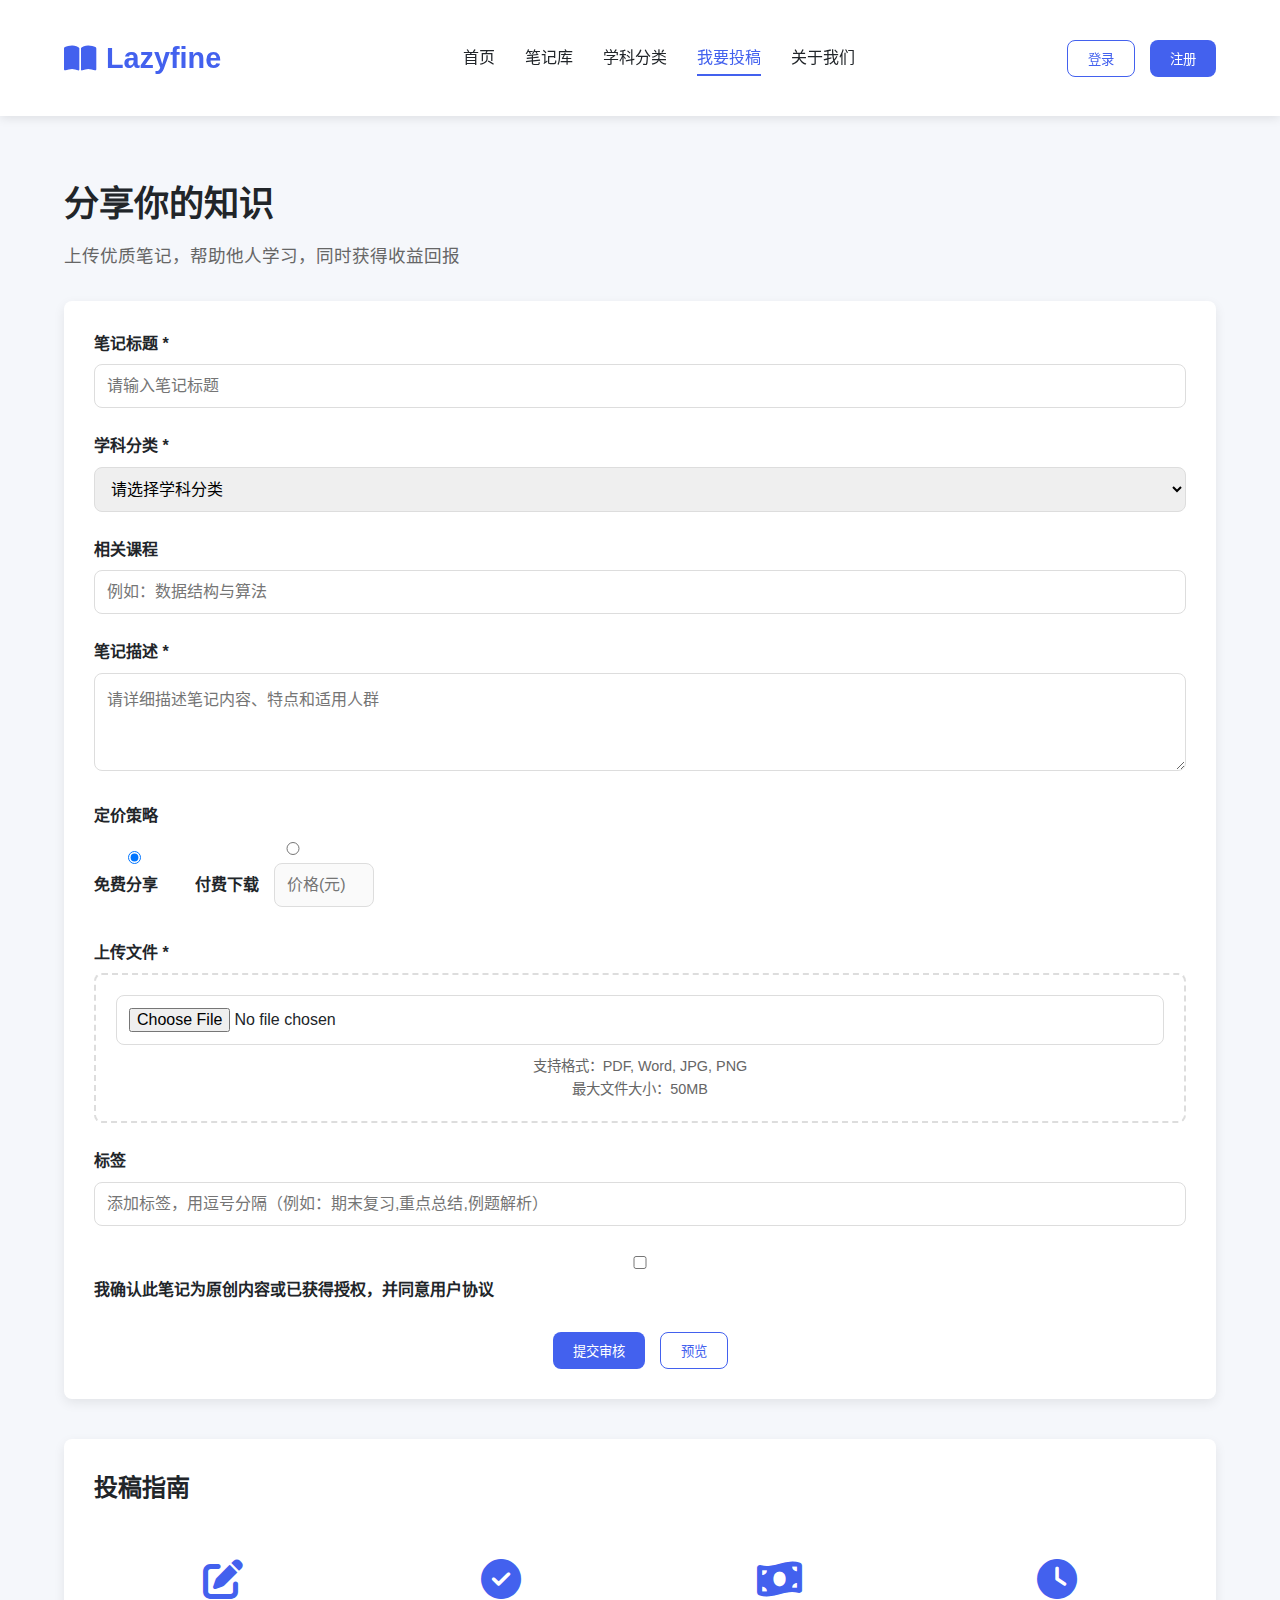
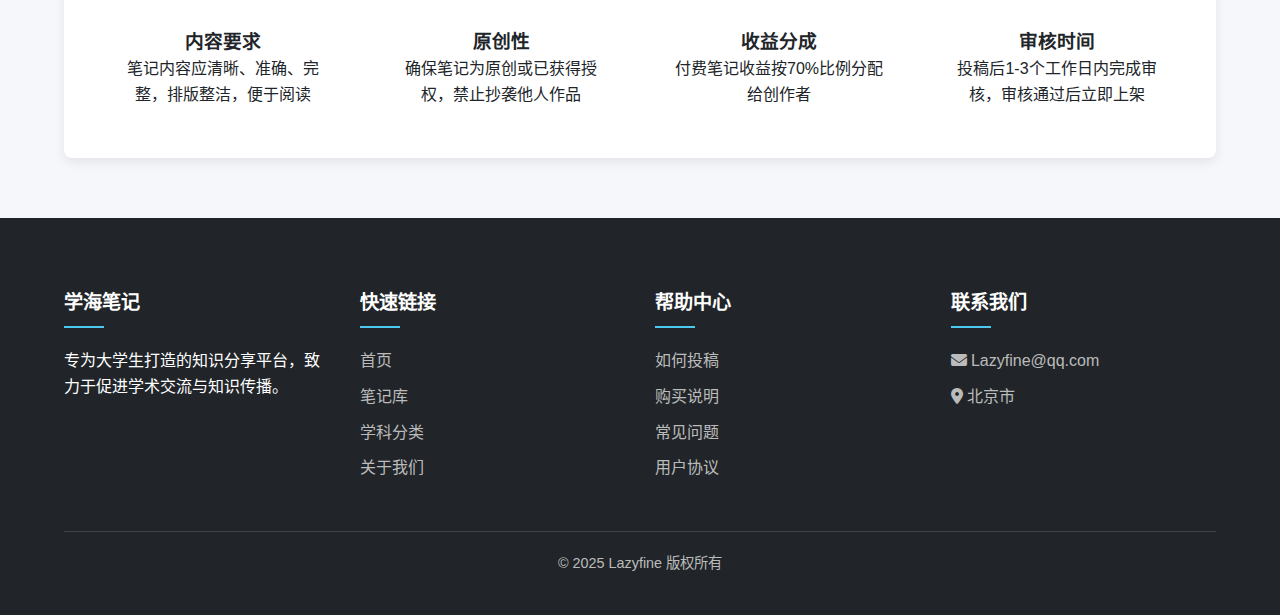
<file: contribute.html>
<!DOCTYPE html>
<html lang="zh-CN">
<head>
    <meta charset="UTF-8">
    <meta name="viewport" content="width=device-width, initial-scale=1.0">
    <title>我要投稿 - 学海笔记</title>
    <link rel="stylesheet" href="css/style.css">
    <link rel="stylesheet" href="https://cdnjs.cloudflare.com/ajax/libs/font-awesome/6.4.0/css/all.min.css">
</head>
<body>
    <!-- 导航栏 -->
    <header>
        <div class="container">
            <nav>
                <a href="index.html" class="logo">
                    <i class="fas fa-book-open"></i>
                    Lazyfine
                </a>
                <ul class="nav-links">
                    <li><a href="index.html">首页</a></li>
                    <li><a href="notes.html">笔记库</a></li>
                    <li><a href="categories.html">学科分类</a></li>
                    <li><a href="contribute.html" class="active">我要投稿</a></li>
                    <li><a href="about.html">关于我们</a></li>
                </ul>
                <div class="auth-buttons">
                    <button class="btn btn-outline" onclick="location.href='login.html'">登录</button>
                    <button class="btn btn-primary" onclick="location.href='register.html'">注册</button>
                </div>
            </nav>
        </div>
    </header>

    <!-- 投稿表单 -->
    <section class="contribution-form">
        <div class="container">
            <div class="page-header">
                <h1>分享你的知识</h1>
                <p>上传优质笔记，帮助他人学习，同时获得收益回报</p>
            </div>
            
            <div class="form-container">
                <form id="contributeForm">
                    <div class="form-group">
                        <label for="noteTitle">笔记标题 *</label>
                        <input type="text" id="noteTitle" name="noteTitle" placeholder="请输入笔记标题" required>
                    </div>
                    
                    <div class="form-group">
                        <label for="noteCategory">学科分类 *</label>
                        <select id="noteCategory" name="noteCategory" required>
                            <option value="">请选择学科分类</option>
                            <option value="computer">计算机科学</option>
                            <option value="math">数学</option>
                            <option value="chemistry">化学</option>
                            <option value="economics">经济学</option>
                            <option value="literature">文学</option>
                            <option value="law">法学</option>
                            <option value="physics">物理学</option>
                            <option value="biology">生物学</option>
                            <option value="history">历史学</option>
                            <option value="philosophy">哲学</option>
                        </select>
                    </div>
                    
                    <div class="form-group">
                        <label for="courseName">相关课程</label>
                        <input type="text" id="courseName" name="courseName" placeholder="例如：数据结构与算法">
                    </div>
                    
                    <div class="form-group">
                        <label for="noteDescription">笔记描述 *</label>
                        <textarea id="noteDescription" name="noteDescription" placeholder="请详细描述笔记内容、特点和适用人群" rows="4" required></textarea>
                    </div>
                    
                    <div class="form-group">
                        <label for="notePrice">定价策略</label>
                        <div class="price-options">
                            <label class="radio-label">
                                <input type="radio" name="priceType" value="free" checked> 免费分享
                            </label>
                            <label class="radio-label">
                                <input type="radio" name="priceType" value="paid"> 付费下载
                                <input type="number" id="notePrice" name="notePrice" placeholder="价格(元)" min="1" max="100" disabled>
                            </label>
                        </div>
                    </div>
                    
                    <div class="form-group">
                        <label for="noteFile">上传文件 *</label>
                        <div class="file-upload">
                            <input type="file" id="noteFile" name="noteFile" accept=".pdf,.doc,.docx,.jpg,.png" required>
                            <div class="upload-info">
                                <p>支持格式：PDF, Word, JPG, PNG</p>
                                <p>最大文件大小：50MB</p>
                            </div>
                        </div>
                    </div>
                    
                    <div class="form-group">
                        <label for="noteTags">标签</label>
                        <input type="text" id="noteTags" name="noteTags" placeholder="添加标签，用逗号分隔（例如：期末复习,重点总结,例题解析）">
                    </div>
                    
                    <div class="form-group checkbox-group">
                        <label class="checkbox-label">
                            <input type="checkbox" id="agreeTerms" name="agreeTerms" required>
                            我确认此笔记为原创内容或已获得授权，并同意<a href="terms.html">用户协议</a>
                        </label>
                    </div>
                    
                    <div class="form-actions">
                        <button type="submit" class="btn btn-primary">提交审核</button>
                        <button type="button" class="btn btn-outline" onclick="previewNote()">预览</button>
                    </div>
                </form>
            </div>
            
            <!-- 投稿指南 -->
            <div class="guidance-section">
                <h2>投稿指南</h2>
                <div class="guidance-grid">
                    <div class="guidance-item">
                        <div class="guidance-icon">
                            <i class="fas fa-edit"></i>
                        </div>
                        <h3>内容要求</h3>
                        <p>笔记内容应清晰、准确、完整，排版整洁，便于阅读</p>
                    </div>
                    <div class="guidance-item">
                        <div class="guidance-icon">
                            <i class="fas fa-check-circle"></i>
                        </div>
                        <h3>原创性</h3>
                        <p>确保笔记为原创或已获得授权，禁止抄袭他人作品</p>
                    </div>
                    <div class="guidance-item">
                        <div class="guidance-icon">
                            <i class="fas fa-money-bill-wave"></i>
                        </div>
                        <h3>收益分成</h3>
                        <p>付费笔记收益按70%比例分配给创作者</p>
                    </div>
                    <div class="guidance-item">
                        <div class="guidance-icon">
                            <i class="fas fa-clock"></i>
                        </div>
                        <h3>审核时间</h3>
                        <p>投稿后1-3个工作日内完成审核，审核通过后立即上架</p>
                    </div>
                </div>
            </div>
        </div>
    </section>

    <!-- 页脚 -->
    <footer>
        <div class="container">
            <div class="footer-content">
                <div class="footer-column">
                    <h3>学海笔记</h3>
                    <p>专为大学生打造的知识分享平台，致力于促进学术交流与知识传播。</p>
                </div>
                <div class="footer-column">
                    <h3>快速链接</h3>
                    <ul class="footer-links">
                        <li><a href="index.html">首页</a></li>
                        <li><a href="notes.html">笔记库</a></li>
                        <li><a href="categories.html">学科分类</a></li>
                        <li><a href="about.html">关于我们</a></li>
                    </ul>
                </div>
                <div class="footer-column">
                    <h3>帮助中心</h3>
                    <ul class="footer-links">
                        <li><a href="contribute.html">如何投稿</a></li>
                        <li><a href="help.html">购买说明</a></li>
                        <li><a href="faq.html">常见问题</a></li>
                        <li><a href="terms.html">用户协议</a></li>
                    </ul>
                </div>
                <div class="footer-column">
                    <h3>联系我们</h3>
                    <ul class="footer-links">
                        <li><a href="mailto:contact@xuehaibiji.com"><i class="fas fa-envelope"></i> Lazyfine@qq.com</a></li>
                       
                        <li><a href="#"><i class="fas fa-map-marker-alt"></i> 北京市</a></li>
                    </ul>
                </div>
            </div>
            <div class="copyright">
                <p>&copy; 2025 Lazyfine 版权所有</p>
            </div>
        </div>
    </footer>

    <style>
        .contribution-form {
            padding: 40px 0;
            background: #f5f7fb;
        }
        
        .form-container {
            background: white;
            padding: 30px;
            border-radius: var(--border-radius);
            box-shadow: var(--shadow);
            margin-bottom: 40px;
        }
        
        .form-group {
            margin-bottom: 25px;
        }
        
        .form-group label {
            display: block;
            margin-bottom: 8px;
            font-weight: 600;
            color: var(--dark);
        }
        
        .form-group input, .form-group select, .form-group textarea {
            width: 100%;
            padding: 12px;
            border: 1px solid #ddd;
            border-radius: var(--border-radius);
            font-size: 1rem;
            transition: border-color 0.3s;
        }
        
        .form-group input:focus, .form-group select:focus, .form-group textarea:focus {
            outline: none;
            border-color: var(--primary);
        }
        
        .price-options {
            display: flex;
            gap: 20px;
            align-items: center;
        }
        
        .radio-label {
            display: flex;
            align-items: center;
            gap: 10px;
            cursor: pointer;
        }
        
        .radio-label input[type="number"] {
            width: 100px;
            margin-left: 10px;
        }
        
        .file-upload {
            border: 2px dashed #ddd;
            padding: 20px;
            border-radius: var(--border-radius);
            text-align: center;
        }
        
        .upload-info {
            margin-top: 10px;
            font-size: 0.9rem;
            color: #666;
        }
        
        .checkbox-label {
            display: flex;
            align-items: center;
            gap: 10px;
            cursor: pointer;
        }
        
        .form-actions {
            display: flex;
            gap: 15px;
            justify-content: center;
            margin-top: 30px;
        }
        
        .guidance-section {
            background: white;
            padding: 30px;
            border-radius: var(--border-radius);
            box-shadow: var(--shadow);
        }
        
        .guidance-grid {
            display: grid;
            grid-template-columns: repeat(auto-fit, minmax(250px, 1fr));
            gap: 20px;
            margin-top: 20px;
        }
        
        .guidance-item {
            text-align: center;
            padding: 20px;
        }
        
        .guidance-icon {
            font-size: 2.5rem;
            color: var(--primary);
            margin-bottom: 15px;
        }
    </style>

    <script>
        // 价格选项切换
        document.querySelectorAll('input[name="priceType"]').forEach(radio => {
            radio.addEventListener('change', function() {
                const priceInput = document.getElementById('notePrice');
                if (this.value === 'paid') {
                    priceInput.disabled = false;
                    priceInput.required = true;
                } else {
                    priceInput.disabled = true;
                    priceInput.required = false;
                    priceInput.value = '';
                }
            });
        });
        
        // 表单提交
        document.getElementById('contributeForm').addEventListener('submit', function(e) {
            e.preventDefault();
            
            // 表单验证
            const formData = new FormData(this);
            const title = formData.get('noteTitle');
            const category = formData.get('noteCategory');
            
            if (!title || !category) {
                alert('请填写必填字段');
                return;
            }
            
            // 模拟提交成功
            alert('投稿提交成功！我们将在1-3个工作日内完成审核。');
            this.reset();
        });
        
        function previewNote() {
            alert('预览功能开发中...');
        }
    </script>
</body>
</html>
</file>
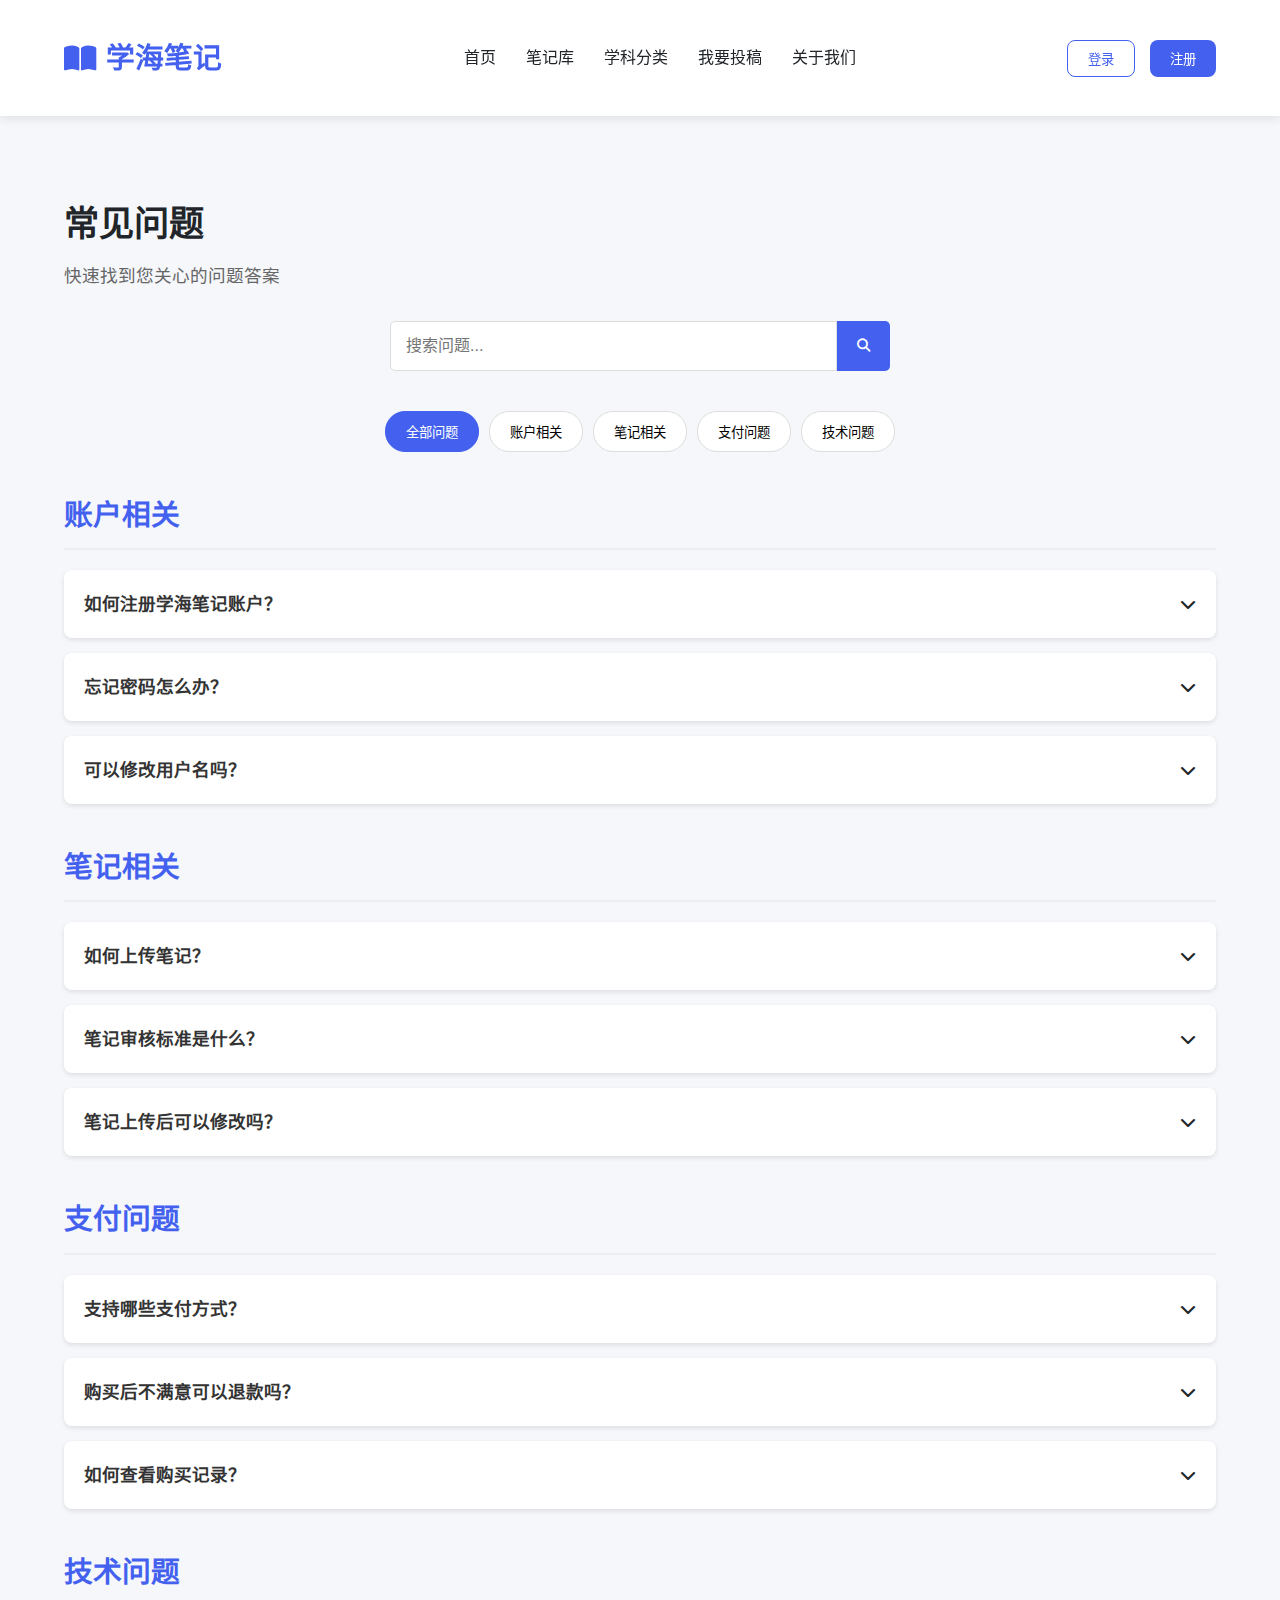
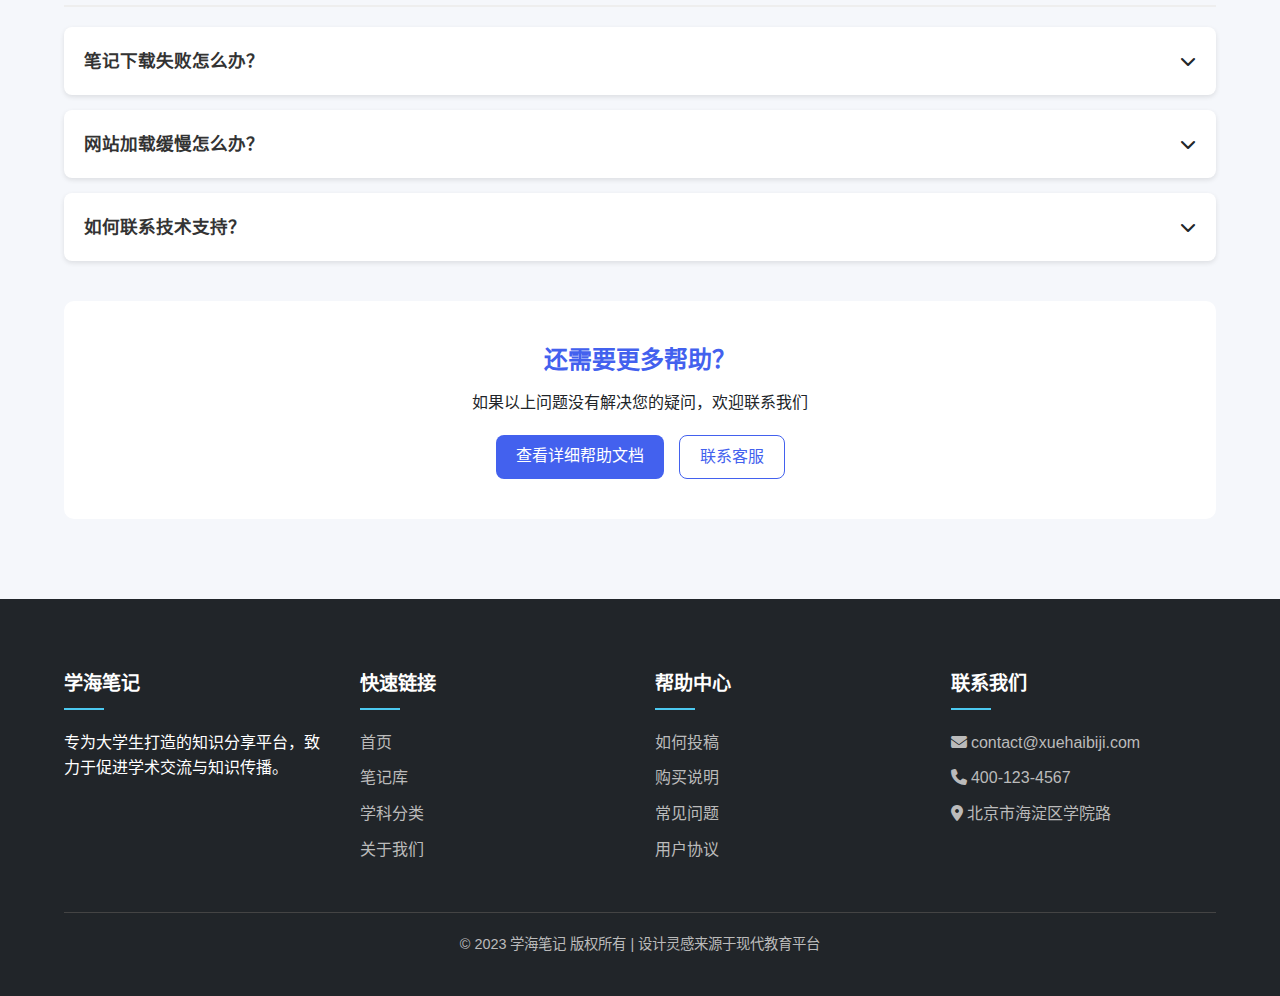
<file: faq.html>
<!DOCTYPE html>
<html lang="zh-CN">
<head>
    <meta charset="UTF-8">
    <meta name="viewport" content="width=device-width, initial-scale=1.0">
    <title>常见问题 - 学海笔记</title>
    <link rel="stylesheet" href="css/style.css">
    <link rel="stylesheet" href="https://cdnjs.cloudflare.com/ajax/libs/font-awesome/6.4.0/css/all.min.css">
</head>
<body>
    <!-- 导航栏 -->
    <header>
        <div class="container">
            <nav>
                <a href="index.html" class="logo">
                    <i class="fas fa-book-open"></i>
                    学海笔记
                </a>
                <ul class="nav-links">
                    <li><a href="index.html">首页</a></li>
                    <li><a href="notes.html">笔记库</a></li>
                    <li><a href="categories.html">学科分类</a></li>
                    <li><a href="contribute.html">我要投稿</a></li>
                    <li><a href="about.html">关于我们</a></li>
                </ul>
                <div class="auth-buttons">
                    <button class="btn btn-outline" onclick="location.href='login.html'">登录</button>
                    <button class="btn btn-primary" onclick="location.href='register.html'">注册</button>
                </div>
            </nav>
        </div>
    </header>

    <!-- 常见问题页面 -->
    <section class="faq-page">
        <div class="container">
            <div class="page-header">
                <h1>常见问题</h1>
                <p>快速找到您关心的问题答案</p>
            </div>
            
            <div class="faq-search">
                <input type="text" placeholder="搜索问题..." id="faqSearch">
                <button onclick="searchFAQ()"><i class="fas fa-search"></i></button>
            </div>
            
            <div class="faq-categories">
                <button class="faq-category-btn active" data-category="all">全部问题</button>
                <button class="faq-category-btn" data-category="account">账户相关</button>
                <button class="faq-category-btn" data-category="notes">笔记相关</button>
                <button class="faq-category-btn" data-category="payment">支付问题</button>
                <button class="faq-category-btn" data-category="technical">技术问题</button>
            </div>
            
            <div class="faq-content">
                <!-- 账户相关 -->
                <div class="faq-section" data-category="account">
                    <h2>账户相关</h2>
                    
                    <div class="faq-item">
                        <div class="faq-question">
                            <h3>如何注册学海笔记账户？</h3>
                            <i class="fas fa-chevron-down"></i>
                        </div>
                        <div class="faq-answer">
                            <p>注册学海笔记账户非常简单：</p>
                            <ol>
                                <li>点击页面右上角的"注册"按钮</li>
                                <li>填写用户名、邮箱、密码等基本信息</li>
                                <li>选择您所在的学校和专业</li>
                                <li>阅读并同意用户协议</li>
                                <li>完成邮箱验证即可开始使用</li>
                            </ol>
                        </div>
                    </div>
                    
                    <div class="faq-item">
                        <div class="faq-question">
                            <h3>忘记密码怎么办？</h3>
                            <i class="fas fa-chevron-down"></i>
                        </div>
                        <div class="faq-answer">
                            <p>如果您忘记了密码：</p>
                            <ol>
                                <li>在登录页面点击"忘记密码"</li>
                                <li>输入您注册时使用的邮箱地址</li>
                                <li>检查邮箱中的密码重置链接</li>
                                <li>点击链接设置新密码</li>
                            </ol>
                        </div>
                    </div>
                    
                    <div class="faq-item">
                        <div class="faq-question">
                            <h3>可以修改用户名吗？</h3>
                            <i class="fas fa-chevron-down"></i>
                        </div>
                        <div class="faq-answer">
                            <p>是的，您可以修改用户名：</p>
                            <ol>
                                <li>登录后进入"个人中心"</li>
                                <li>点击"账户设置"</li>
                                <li>找到"用户名"选项进行修改</li>
                                <li>注意：用户名每30天只能修改一次</li>
                            </ol>
                        </div>
                    </div>
                </div>
                
                <!-- 笔记相关 -->
                <div class="faq-section" data-category="notes">
                    <h2>笔记相关</h2>
                    
                    <div class="faq-item">
                        <div class="faq-question">
                            <h3>如何上传笔记？</h3>
                            <i class="fas fa-chevron-down"></i>
                        </div>
                        <div class="faq-answer">
                            <p>上传笔记的步骤：</p>
                            <ol>
                                <li>登录后点击"我要投稿"</li>
                                <li>填写笔记标题、描述、分类等信息</li>
                                <li>设置价格（免费或付费）</li>
                                <li>上传笔记文件（支持PDF、Word等格式）</li>
                                <li>提交审核，1-3个工作日内完成审核</li>
                            </ol>
                        </div>
                    </div>
                    
                    <div class="faq-item">
                        <div class="faq-question">
                            <h3>笔记审核标准是什么？</h3>
                            <i class="fas fa-chevron-down"></i>
                        </div>
                        <div class="faq-answer">
                            <p>我们审核笔记主要考虑以下因素：</p>
                            <ul>
                                <li>内容完整性和准确性</li>
                                <li>排版清晰易读</li>
                                <li>原创性或获得授权</li>
                                <li>符合学科分类</li>
                                <li>无侵权和违规内容</li>
                            </ul>
                        </div>
                    </div>
                    
                    <div class="faq-item">
                        <div class="faq-question">
                            <h3>笔记上传后可以修改吗？</h3>
                            <i class="fas fa-chevron-down"></i>
                        </div>
                        <div class="faq-answer">
                            <p>是的，您可以修改已上传的笔记：</p>
                            <ul>
                                <li>在"我的投稿"中找到需要修改的笔记</li>
                                <li>点击"编辑"按钮进行修改</li>
                                <li>修改后需要重新提交审核</li>
                                <li>审核期间笔记将暂时下架</li>
                            </ul>
                        </div>
                    </div>
                </div>
                
                <!-- 支付问题 -->
                <div class="faq-section" data-category="payment">
                    <h2>支付问题</h2>
                    
                    <div class="faq-item">
                        <div class="faq-question">
                            <h3>支持哪些支付方式？</h3>
                            <i class="fas fa-chevron-down"></i>
                        </div>
                        <div class="faq-answer">
                            <p>目前我们支持以下支付方式：</p>
                            <ul>
                                <li>微信支付</li>
                                <li>支付宝</li>
                                <li>银行卡支付</li>
                            </ul>
                        </div>
                    </div>
                    
                    <div class="faq-item">
                        <div class="faq-question">
                            <h3>购买后不满意可以退款吗？</h3>
                            <i class="fas fa-chevron-down"></i>
                        </div>
                        <div class="faq-answer">
                            <p>根据我们的退款政策：</p>
                            <ul>
                                <li>购买后24小时内可申请无条件退款</li>
                                <li>如果笔记内容与描述严重不符可申请退款</li>
                                <li>因技术问题导致无法下载可申请退款</li>
                                <li>已经下载并查看内容的笔记不支持退款</li>
                            </ul>
                        </div>
                    </div>
                    
                    <div class="faq-item">
                        <div class="faq-question">
                            <h3>如何查看购买记录？</h3>
                            <i class="fas fa-chevron-down"></i>
                        </div>
                        <div class="faq-answer">
                            <p>查看购买记录的方法：</p>
                            <ol>
                                <li>登录后进入"个人中心"</li>
                                <li>点击"我的购买"</li>
                                <li>这里会显示您所有的购买记录</li>
                                <li>可以按时间筛选和搜索特定笔记</li>
                            </ol>
                        </div>
                    </div>
                </div>
                
                <!-- 技术问题 -->
                <div class="faq-section" data-category="technical">
                    <h2>技术问题</h2>
                    
                    <div class="faq-item">
                        <div class="faq-question">
                            <h3>笔记下载失败怎么办？</h3>
                            <i class="fas fa-chevron-down"></i>
                        </div>
                        <div class="faq-answer">
                            <p>如果笔记下载失败，请尝试以下方法：</p>
                            <ul>
                                <li>检查网络连接是否正常</li>
                                <li>尝试刷新页面重新下载</li>
                                <li>更换浏览器尝试</li>
                                <li>清除浏览器缓存</li>
                                <li>如问题持续，请联系客服</li>
                            </ul>
                        </div>
                    </div>
                    
                    <div class="faq-item">
                        <div class="faq-question">
                            <h3>网站加载缓慢怎么办？</h3>
                            <i class="fas fa-chevron-down"></i>
                        </div>
                        <div class="faq-answer">
                            <p>如果网站加载缓慢：</p>
                            <ul>
                                <li>检查您的网络连接速度</li>
                                <li>尝试清除浏览器缓存</li>
                                <li>关闭不必要的浏览器标签页</li>
                                <li>尝试使用其他浏览器</li>
                                <li>如问题持续，可能是服务器维护，请稍后再试</li>
                            </ul>
                        </div>
                    </div>
                    
                    <div class="faq-item">
                        <div class="faq-question">
                            <h3>如何联系技术支持？</h3>
                            <i class="fas fa-chevron-down"></i>
                        </div>
                        <div class="faq-answer">
                            <p>如果您遇到技术问题，可以通过以下方式联系：</p>
                            <ul>
                                <li>发送邮件至：support@xuehaibiji.com</li>
                                <li>拨打客服电话：400-123-4567</li>
                                <li>通过网站右下角的在线客服</li>
                                <li>我们会在24小时内回复您的问题</li>
                            </ul>
                        </div>
                    </div>
                </div>
            </div>
            
            <!-- 更多帮助 -->
            <div class="more-help">
                <h2>还需要更多帮助？</h2>
                <p>如果以上问题没有解决您的疑问，欢迎联系我们</p>
                <div class="help-actions">
                    <a href="help.html" class="btn btn-primary">查看详细帮助文档</a>
                    <a href="contact.html" class="btn btn-outline">联系客服</a>
                </div>
            </div>
        </div>
    </section>

    <!-- 页脚 -->
    <footer>
        <div class="container">
            <div class="footer-content">
                <div class="footer-column">
                    <h3>学海笔记</h3>
                    <p>专为大学生打造的知识分享平台，致力于促进学术交流与知识传播。</p>
                </div>
                <div class="footer-column">
                    <h3>快速链接</h3>
                    <ul class="footer-links">
                        <li><a href="index.html">首页</a></li>
                        <li><a href="notes.html">笔记库</a></li>
                        <li><a href="categories.html">学科分类</a></li>
                        <li><a href="about.html">关于我们</a></li>
                    </ul>
                </div>
                <div class="footer-column">
                    <h3>帮助中心</h3>
                    <ul class="footer-links">
                        <li><a href="contribute.html">如何投稿</a></li>
                        <li><a href="help.html">购买说明</a></li>
                        <li><a href="faq.html">常见问题</a></li>
                        <li><a href="terms.html">用户协议</a></li>
                    </ul>
                </div>
                <div class="footer-column">
                    <h3>联系我们</h3>
                    <ul class="footer-links">
                        <li><a href="mailto:contact@xuehaibiji.com"><i class="fas fa-envelope"></i> contact@xuehaibiji.com</a></li>
                        <li><a href="tel:400-123-4567"><i class="fas fa-phone"></i> 400-123-4567</a></li>
                        <li><a href="#"><i class="fas fa-map-marker-alt"></i> 北京市海淀区学院路</a></li>
                    </ul>
                </div>
            </div>
            <div class="copyright">
                <p>&copy; 2023 学海笔记 版权所有 | 设计灵感来源于现代教育平台</p>
            </div>
        </div>
    </footer>

    <style>
        .faq-page {
            padding: 60px 0;
            background: #f5f7fb;
        }
        
        .faq-search {
            display: flex;
            max-width: 500px;
            margin: 0 auto 40px;
        }
        
        .faq-search input {
            flex: 1;
            padding: 15px;
            border: 1px solid #ddd;
            border-radius: 5px 0 0 5px;
            font-size: 1rem;
        }
        
        .faq-search button {
            padding: 15px 20px;
            background: var(--primary);
            color: white;
            border: none;
            border-radius: 0 5px 5px 0;
            cursor: pointer;
        }
        
        .faq-categories {
            display: flex;
            justify-content: center;
            gap: 10px;
            margin-bottom: 40px;
            flex-wrap: wrap;
        }
        
        .faq-category-btn {
            padding: 10px 20px;
            border: 1px solid #ddd;
            background: white;
            border-radius: 20px;
            cursor: pointer;
            transition: all 0.3s;
        }
        
        .faq-category-btn.active,
        .faq-category-btn:hover {
            background: var(--primary);
            color: white;
            border-color: var(--primary);
        }
        
        .faq-section {
            margin-bottom: 40px;
        }
        
        .faq-section h2 {
            font-size: 1.8rem;
            margin-bottom: 20px;
            color: var(--primary);
            padding-bottom: 10px;
            border-bottom: 2px solid #eee;
        }
        
        .faq-item {
            background: white;
            border-radius: 8px;
            margin-bottom: 15px;
            box-shadow: 0 2px 5px rgba(0,0,0,0.1);
            overflow: hidden;
        }
        
        .faq-question {
            padding: 20px;
            display: flex;
            justify-content: space-between;
            align-items: center;
            cursor: pointer;
        }
        
        .faq-question h3 {
            margin: 0;
            font-size: 1.1rem;
            color: #333;
        }
        
        .faq-question i {
            transition: transform 0.3s;
        }
        
        .faq-item.active .faq-question i {
            transform: rotate(180deg);
        }
        
        .faq-answer {
            padding: 0 20px;
            max-height: 0;
            overflow: hidden;
            transition: max-height 0.3s, padding 0.3s;
        }
        
        .faq-item.active .faq-answer {
            padding: 0 20px 20px;
            max-height: 500px;
        }
        
        .faq-answer p, .faq-answer ol, .faq-answer ul {
            margin-bottom: 15px;
        }
        
        .more-help {
            text-align: center;
            padding: 40px;
            background: white;
            border-radius: 10px;
            margin-top: 40px;
        }
        
        .more-help h2 {
            margin-bottom: 10px;
            color: var(--primary);
        }
        
        .help-actions {
            display: flex;
            gap: 15px;
            justify-content: center;
            margin-top: 20px;
        }
        
        @media (max-width: 768px) {
            .help-actions {
                flex-direction: column;
                align-items: center;
            }
        }
    </style>

    <script>
        // FAQ展开收起功能
        document.querySelectorAll('.faq-question').forEach(question => {
            question.addEventListener('click', function() {
                const item = this.parentElement;
                item.classList.toggle('active');
            });
        });
        
        // 分类筛选
        document.querySelectorAll('.faq-category-btn').forEach(button => {
            button.addEventListener('click', function() {
                // 移除所有激活状态
                document.querySelectorAll('.faq-category-btn').forEach(btn => {
                    btn.classList.remove('active');
                });
                
                // 添加当前激活状态
                this.classList.add('active');
                
                const category = this.getAttribute('data-category');
                filterFAQ(category);
            });
        });
        
        function filterFAQ(category) {
            const sections = document.querySelectorAll('.faq-section');
            
            sections.forEach(section => {
                if (category === 'all' || section.getAttribute('data-category') === category) {
                    section.style.display = 'block';
                } else {
                    section.style.display = 'none';
                }
            });
        }
        
        function searchFAQ() {
            const query = document.getElementById('faqSearch').value.toLowerCase();
            const questions = document.querySelectorAll('.faq-question h3');
            
            questions.forEach(question => {
                const item = question.closest('.faq-item');
                const section = item.closest('.faq-section');
                
                if (question.textContent.toLowerCase().includes(query)) {
                    item.style.display = 'block';
                    section.style.display = 'block';
                    item.classList.add('active'); // 展开匹配的问题
                } else {
                    item.style.display = 'none';
                }
            });
        }
        
        // 默认显示所有问题
        filterFAQ('all');
    </script>
</body>
</html>
</file>
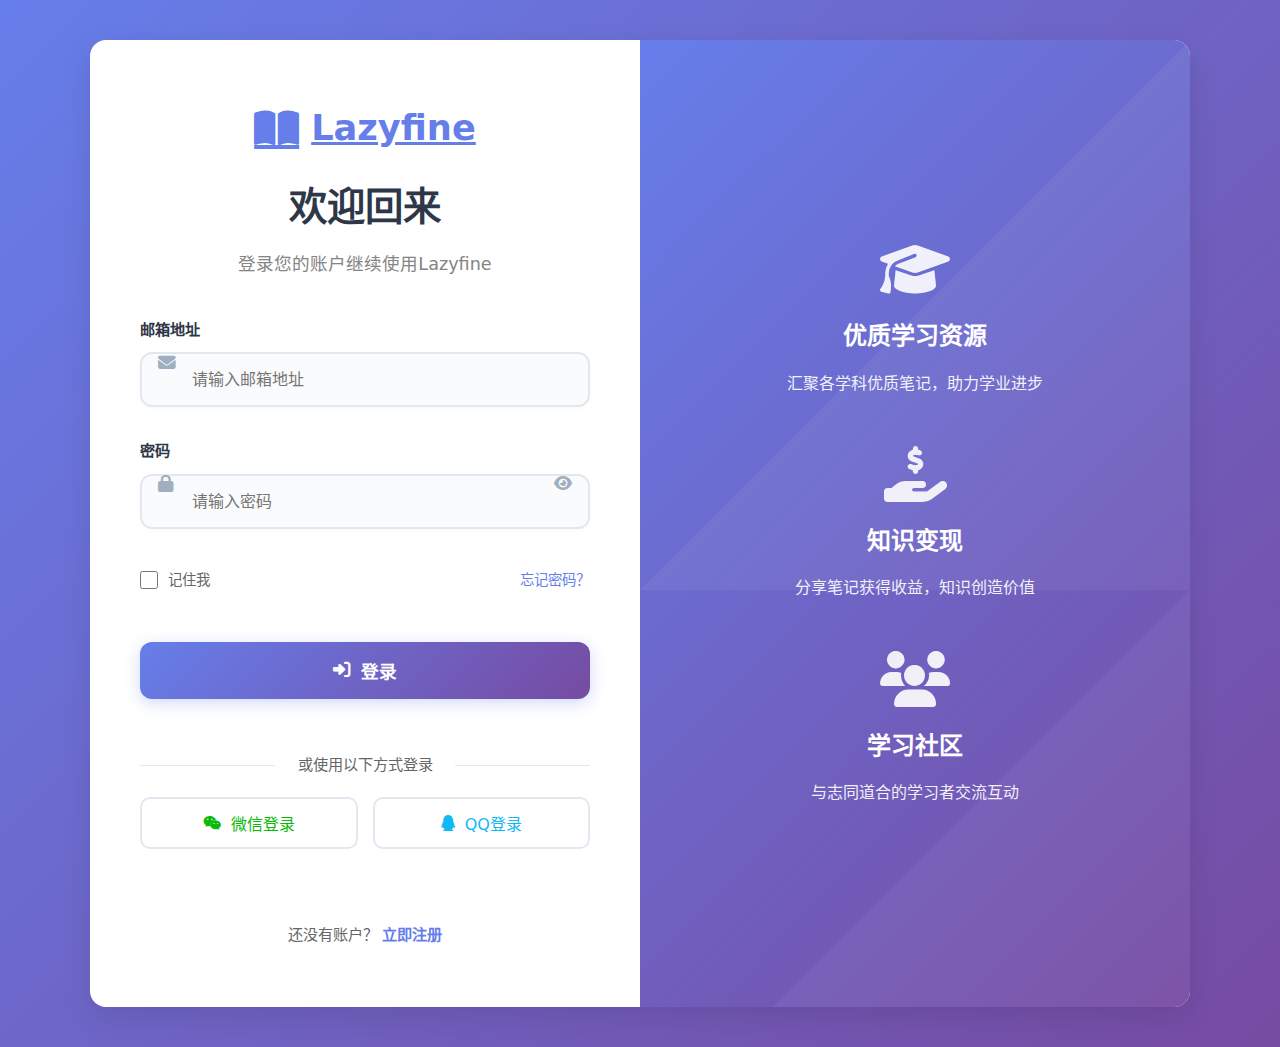
<file: login.html>
<!DOCTYPE html>
<html lang="zh-CN">
<head>
    <meta charset="UTF-8">
    <meta name="viewport" content="width=device-width, initial-scale=1.0">
    <title>登录 - Lazyfine</title>
    <link rel="stylesheet" href="https://cdnjs.cloudflare.com/ajax/libs/font-awesome/6.4.0/css/all.min.css">
    <style>
        :root {
            --primary: #667eea;
            --secondary: #764ba2;
            --accent: #f093fb;
            --light: #f8f9fa;
            --dark: #2d3748;
            --success: #48bb78;
            --warning: #ed8936;
            --danger: #f56565;
            --card-bg: #ffffff;
            --shadow: 0 10px 30px rgba(0, 0, 0, 0.1);
            --border-radius: 16px;
        }

        * {
            margin: 0;
            padding: 0;
            box-sizing: border-box;
            font-family: 'Segoe UI', 'Inter', system-ui, -apple-system, sans-serif;
        }

        body {
            background: linear-gradient(135deg, #667eea 0%, #764ba2 100%);
            min-height: 100vh;
            display: flex;
            align-items: center;
            justify-content: center;
            padding: 40px 20px;
            color: #333;
            line-height: 1.6;
        }

        .auth-container {
            display: grid;
            grid-template-columns: 1fr 1fr;
            max-width: 1100px;
            width: 100%;
            background: white;
            border-radius: var(--border-radius);
            overflow: hidden;
            box-shadow: var(--shadow);
            animation: fadeIn 0.8s ease-out;
        }

        .auth-card {
            padding: 60px 50px;
            display: flex;
            flex-direction: column;
            justify-content: center;
        }

        .auth-header {
            text-align: center;
            margin-bottom: 40px;
        }

        .auth-header .logo {
            display: flex;
            align-items: center;
            justify-content: center;
            font-size: 2.2rem;
            font-weight: 700;
            color: var(--primary);
            margin-bottom: 20px;
            transition: transform 0.3s;
        }

        .auth-header .logo:hover {
            transform: translateY(-2px);
        }

        .auth-header .logo i {
            margin-right: 12px;
            font-size: 2.5rem;
        }

        .auth-header h1 {
            font-size: 2.4rem;
            margin-bottom: 12px;
            color: var(--dark);
            font-weight: 700;
        }

        .auth-header p {
            color: #666;
            font-size: 1.1rem;
            opacity: 0.8;
        }

        .auth-form {
            display: flex;
            flex-direction: column;
            gap: 24px;
        }

        .form-group {
            position: relative;
            margin-bottom: 8px;
        }

        .form-group label {
            display: block;
            margin-bottom: 10px;
            font-weight: 600;
            color: var(--dark);
            font-size: 0.95rem;
            transition: color 0.3s;
        }

        .form-group input {
            width: 100%;
            padding: 16px 20px 16px 50px;
            border: 2px solid #e2e8f0;
            border-radius: 12px;
            font-size: 1rem;
            transition: all 0.3s;
            background: #fafbfc;
            box-shadow: 0 2px 4px rgba(0, 0, 0, 0.02);
        }

        .form-group input:focus {
            outline: none;
            border-color: var(--primary);
            box-shadow: 0 0 0 3px rgba(102, 126, 234, 0.15);
            background: white;
            transform: translateY(-2px);
        }

        .form-group .input-icon {
            position: absolute;
            left: 18px;
            top: 50%;
            transform: translateY(-50%);
            color: #a0aec0;
            font-size: 1.1rem;
            transition: color 0.3s;
        }

        .form-group input:focus + .input-icon {
            color: var(--primary);
        }

        .form-options {
            display: flex;
            justify-content: space-between;
            align-items: center;
            margin: 8px 0 16px;
        }

        .checkbox-label {
            display: flex;
            align-items: center;
            gap: 10px;
            font-size: 0.9rem;
            color: #666;
            cursor: pointer;
            transition: color 0.3s;
        }

        .checkbox-label:hover {
            color: var(--dark);
        }

        .checkbox-label input[type="checkbox"] {
            width: 18px;
            height: 18px;
            accent-color: var(--primary);
        }

        .forgot-link {
            color: var(--primary);
            font-size: 0.9rem;
            text-decoration: none;
            transition: all 0.3s;
            font-weight: 500;
        }

        .forgot-link:hover {
            color: var(--secondary);
            text-decoration: underline;
        }

        .btn {
            padding: 16px 24px;
            border-radius: 12px;
            font-weight: 600;
            cursor: pointer;
            transition: all 0.3s;
            border: none;
            display: inline-flex;
            align-items: center;
            justify-content: center;
            gap: 10px;
            font-size: 1rem;
        }

        .btn-primary {
            background: linear-gradient(135deg, var(--primary), var(--secondary));
            color: white;
            box-shadow: 0 4px 15px rgba(102, 126, 234, 0.3);
        }

        .btn-primary:hover {
            transform: translateY(-2px);
            box-shadow: 0 8px 25px rgba(102, 126, 234, 0.4);
        }

        .btn-block {
            width: 100%;
            padding: 16px;
            font-size: 1.1rem;
            margin-top: 10px;
        }

        .social-login {
            margin: 30px 0;
            text-align: center;
            position: relative;
        }

        .social-login p {
            color: #666;
            margin-bottom: 20px;
            position: relative;
            font-size: 0.95rem;
        }

        .social-login p:before, .social-login p:after {
            content: '';
            position: absolute;
            top: 50%;
            width: 30%;
            height: 1px;
            background: #e2e8f0;
        }

        .social-login p:before {
            left: 0;
        }

        .social-login p:after {
            right: 0;
        }

        .social-buttons {
            display: flex;
            gap: 15px;
        }

        .btn-social {
            flex: 1;
            padding: 12px;
            border: 2px solid #e2e8f0;
            background: white;
            border-radius: 10px;
            font-weight: 500;
            transition: all 0.3s;
        }

        .btn-social:hover {
            transform: translateY(-2px);
            border-color: var(--primary);
        }

        .btn-wechat {
            color: #09bb07;
        }

        .btn-qq {
            color: #12b7f5;
        }

        .auth-footer {
            text-align: center;
            margin-top: 20px;
            font-size: 0.95rem;
            color: #666;
        }

        .auth-footer a {
            color: var(--primary);
            text-decoration: none;
            font-weight: 600;
            transition: color 0.3s;
        }

        .auth-footer a:hover {
            color: var(--secondary);
            text-decoration: underline;
        }

        .auth-features {
            background: linear-gradient(135deg, var(--primary) 0%, var(--secondary) 100%);
            padding: 60px 40px;
            color: white;
            display: flex;
            flex-direction: column;
            justify-content: center;
            position: relative;
            overflow: hidden;
        }

        .auth-features:before {
            content: '';
            position: absolute;
            top: 0;
            left: 0;
            right: 0;
            bottom: 0;
            background: url('data:image/svg+xml,<svg xmlns="http://www.w3.org/2000/svg" viewBox="0 0 1000 1000"><polygon fill="rgba(255,255,255,0.05)" points="0,1000 1000,0 1000,1000"/></svg>');
        }

        .feature-item {
            text-align: center;
            margin-bottom: 50px;
            position: relative;
            z-index: 1;
        }

        .feature-item:last-child {
            margin-bottom: 0;
        }

        .feature-item i {
            font-size: 3.5rem;
            margin-bottom: 20px;
            opacity: 0.9;
            display: inline-block;
            transition: transform 0.3s;
        }

        .feature-item:hover i {
            transform: translateY(-5px);
        }

        .feature-item h3 {
            font-size: 1.5rem;
            margin-bottom: 15px;
            font-weight: 600;
        }

        .feature-item p {
            font-size: 1rem;
            opacity: 0.9;
            line-height: 1.6;
        }

        @media (max-width: 768px) {
            .auth-container {
                grid-template-columns: 1fr;
                max-width: 450px;
            }
            
            .auth-features {
                display: none;
            }
            
            .auth-card {
                padding: 40px 30px;
            }
            
            .auth-header h1 {
                font-size: 2rem;
            }
            
            .social-buttons {
                flex-direction: column;
            }
        }

        @keyframes fadeIn {
            from {
                opacity: 0;
                transform: translateY(20px);
            }
            to {
                opacity: 1;
                transform: translateY(0);
            }
        }

        .password-toggle {
            position: absolute;
            right: 18px;
            top: 50%;
            transform: translateY(-50%);
            color: #a0aec0;
            cursor: pointer;
            transition: color 0.3s;
        }

        .password-toggle:hover {
            color: var(--primary);
        }
    </style>
</head>
<body>
    <div class="auth-container">
        <div class="auth-card">
            <div class="auth-header">
                <a href="index.html" class="logo">
                    <i class="fas fa-book-open"></i>
                    Lazyfine
                </a>
                <h1>欢迎回来</h1>
                <p>登录您的账户继续使用Lazyfine</p>
            </div>
            
            <form class="auth-form" id="loginForm">
                <div class="form-group">
                    <label for="email">邮箱地址</label>
                    <input type="email" id="email" name="email" placeholder="请输入邮箱地址" required>
                    <i class="fas fa-envelope input-icon"></i>
                </div>
                
                <div class="form-group">
                    <label for="password">密码</label>
                    <input type="password" id="password" name="password" placeholder="请输入密码" required>
                    <i class="fas fa-lock input-icon"></i>
                    <span class="password-toggle" id="passwordToggle">
                        <i class="fas fa-eye"></i>
                    </span>
                </div>
                
                <div class="form-options">
                    <label class="checkbox-label">
                        <input type="checkbox" id="remember" name="remember">
                        记住我
                    </label>
                    <a href="forgot-password.html" class="forgot-link">忘记密码？</a>
                </div>
                
                <button type="submit" class="btn btn-primary btn-block">
                    <i class="fas fa-sign-in-alt"></i> 登录
                </button>
                
                <div class="social-login">
                    <p>或使用以下方式登录</p>
                    <div class="social-buttons">
                        <button type="button" class="btn btn-social btn-wechat">
                            <i class="fab fa-weixin"></i> 微信登录
                        </button>
                        <button type="button" class="btn btn-social btn-qq">
                            <i class="fab fa-qq"></i> QQ登录
                        </button>
                    </div>
                </div>
                
                <div class="auth-footer">
                    <p>还没有账户？ <a href="register.html">立即注册</a></p>
                </div>
            </form>
        </div>
        
        <div class="auth-features">
            <div class="feature-item">
                <i class="fas fa-graduation-cap"></i>
                <h3>优质学习资源</h3>
                <p>汇聚各学科优质笔记，助力学业进步</p>
            </div>
            <div class="feature-item">
                <i class="fas fa-hand-holding-usd"></i>
                <h3>知识变现</h3>
                <p>分享笔记获得收益，知识创造价值</p>
            </div>
            <div class="feature-item">
                <i class="fas fa-users"></i>
                <h3>学习社区</h3>
                <p>与志同道合的学习者交流互动</p>
            </div>
        </div>
    </div>

    <script>
        document.getElementById('loginForm').addEventListener('submit', function(e) {
            e.preventDefault();
            
            const email = document.getElementById('email').value;
            const password = document.getElementById('password').value;
            
            // 简单的表单验证
            if (!email || !password) {
                showMessage('请填写邮箱和密码', 'error');
                return;
            }
            
            if (!validateEmail(email)) {
                showMessage('请输入有效的邮箱地址', 'error');
                return;
            }
            
            // 模拟登录成功
            showMessage('登录成功！正在跳转...', 'success');
            setTimeout(() => {
                window.location.href = 'index.html';
            }, 1500);
        });
        
        // 邮箱验证函数
        function validateEmail(email) {
            const re = /^[^\s@]+@[^\s@]+\.[^\s@]+$/;
            return re.test(email);
        }
        
        // 显示消息函数
        function showMessage(message, type) {
            // 移除已存在的消息
            const existingMessage = document.querySelector('.form-message');
            if (existingMessage) {
                existingMessage.remove();
            }
            
            // 创建新消息
            const messageDiv = document.createElement('div');
            messageDiv.className = `form-message ${type}`;
            messageDiv.textContent = message;
            messageDiv.style.cssText = `
                padding: 12px 16px;
                border-radius: 8px;
                margin-bottom: 20px;
                font-weight: 500;
                text-align: center;
                background: ${type === 'success' ? '#e6fffa' : '#fed7d7'};
                color: ${type === 'success' ? '#2d7a5c' : '#c53030'};
                border: 1px solid ${type === 'success' ? '#9ae6b4' : '#fc8181'};
                animation: fadeIn 0.3s ease-out;
            `;
            
            document.querySelector('.auth-form').insertBefore(messageDiv, document.querySelector('.auth-form').firstChild);
            
            // 3秒后自动消失
            setTimeout(() => {
                if (messageDiv.parentNode) {
                    messageDiv.style.opacity = '0';
                    messageDiv.style.transition = 'opacity 0.3s';
                    setTimeout(() => {
                        if (messageDiv.parentNode) {
                            messageDiv.remove();
                        }
                    }, 300);
                }
            }, 3000);
        }
        
        // 密码显示/隐藏功能
        document.getElementById('passwordToggle').addEventListener('click', function() {
            const passwordInput = document.getElementById('password');
            const icon = this.querySelector('i');
            
            if (passwordInput.type === 'password') {
                passwordInput.type = 'text';
                icon.classList.remove('fa-eye');
                icon.classList.add('fa-eye-slash');
            } else {
                passwordInput.type = 'password';
                icon.classList.remove('fa-eye-slash');
                icon.classList.add('fa-eye');
            }
        });
        
        // 第三方登录按钮
        document.querySelector('.btn-wechat').addEventListener('click', function() {
            showMessage('微信登录功能开发中...', 'info');
        });
        
        document.querySelector('.btn-qq').addEventListener('click', function() {
            showMessage('QQ登录功能开发中...', 'info');
        });
        
        // 输入框获取焦点时的效果
        document.querySelectorAll('.form-group input').forEach(input => {
            input.addEventListener('focus', function() {
                this.parentElement.querySelector('label').style.color = 'var(--primary)';
            });
            
            input.addEventListener('blur', function() {
                if (!this.value) {
                    this.parentElement.querySelector('label').style.color = 'var(--dark)';
                }
            });
        });
    </script>
</body>
</html>
</file>
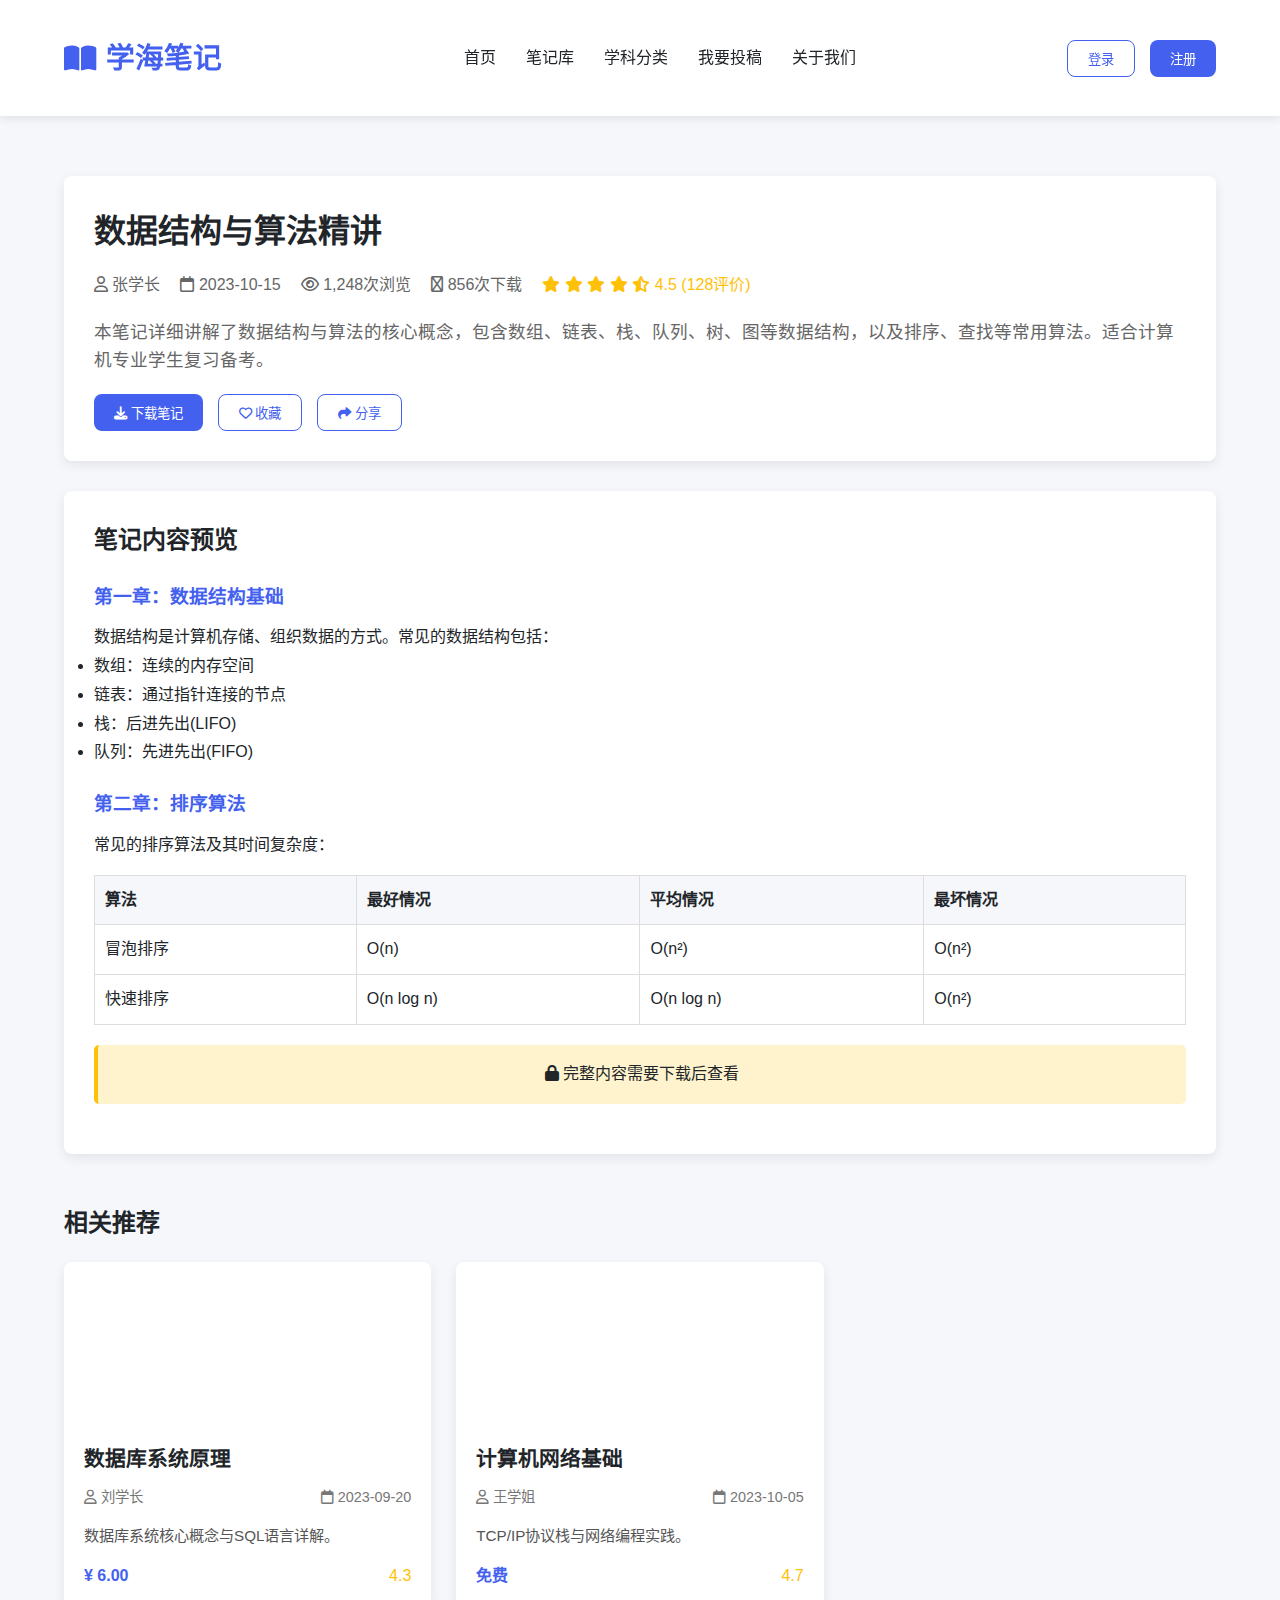
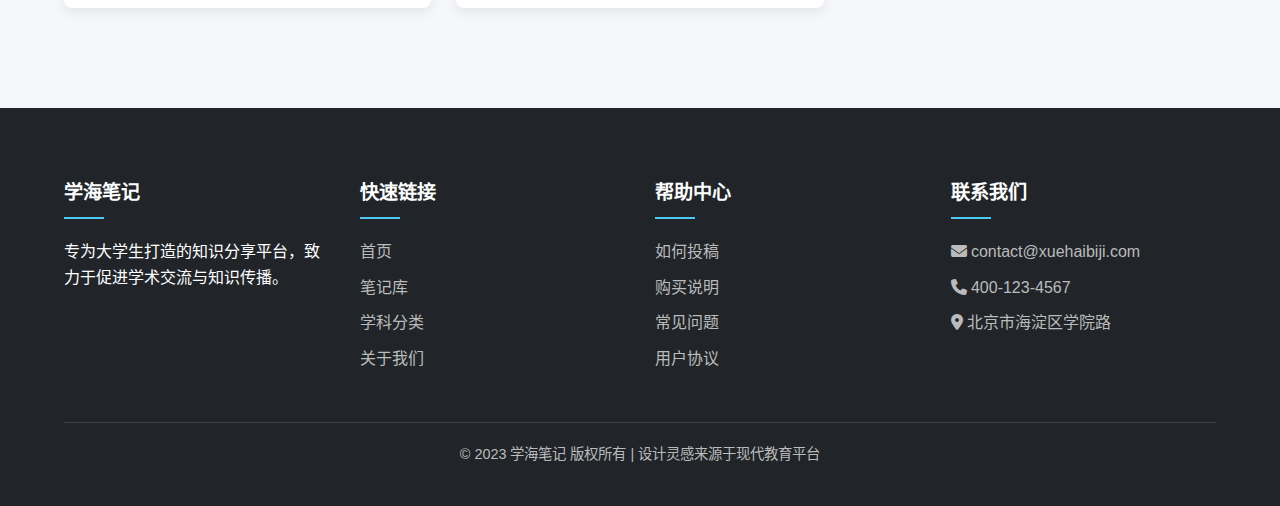
<file: note-detail.html>
<!DOCTYPE html>
<html lang="zh-CN">
<head>
    <meta charset="UTF-8">
    <meta name="viewport" content="width=device-width, initial-scale=1.0">
    <title>笔记详情 - 学海笔记</title>
    <link rel="stylesheet" href="css/style.css">
    <link rel="stylesheet" href="https://cdnjs.cloudflare.com/ajax/libs/font-awesome/6.4.0/css/all.min.css">
</head>
<body>
    <!-- 导航栏 -->
    <header>
        <div class="container">
            <nav>
                <a href="index.html" class="logo">
                    <i class="fas fa-book-open"></i>
                    学海笔记
                </a>
                <ul class="nav-links">
                    <li><a href="index.html">首页</a></li>
                    <li><a href="notes.html">笔记库</a></li>
                    <li><a href="categories.html">学科分类</a></li>
                    <li><a href="contribute.html">我要投稿</a></li>
                    <li><a href="about.html">关于我们</a></li>
                </ul>
                <div class="auth-buttons">
                    <button class="btn btn-outline" onclick="location.href='login.html'">登录</button>
                    <button class="btn btn-primary" onclick="location.href='register.html'">注册</button>
                </div>
            </nav>
        </div>
    </header>

    <!-- 笔记详情 -->
    <section class="note-detail">
        <div class="container">
            <div class="note-header">
                <h1 class="note-title-large">数据结构与算法精讲</h1>
                <div class="note-meta-large">
                    <span><i class="far fa-user"></i> 张学长</span>
                    <span><i class="far fa-calendar"></i> 2023-10-15</span>
                    <span><i class="far fa-eye"></i> 1,248次浏览</span>
                    <span><i class="far fa-download"></i> 856次下载</span>
                    <span class="rating">
                        <i class="fas fa-star"></i>
                        <i class="fas fa-star"></i>
                        <i class="fas fa-star"></i>
                        <i class="fas fa-star"></i>
                        <i class="fas fa-star-half-alt"></i>
                        4.5 (128评价)
                    </span>
                </div>
                <p class="note-summary">本笔记详细讲解了数据结构与算法的核心概念，包含数组、链表、栈、队列、树、图等数据结构，以及排序、查找等常用算法。适合计算机专业学生复习备考。</p>
                <div class="note-actions">
                    <button class="btn btn-primary"><i class="fas fa-download"></i> 下载笔记</button>
                    <button class="btn btn-outline"><i class="far fa-heart"></i> 收藏</button>
                    <button class="btn btn-outline"><i class="fas fa-share"></i> 分享</button>
                </div>
            </div>

            <div class="note-content-area">
                <h2>笔记内容预览</h2>
                <div class="preview-content">
                    <h3>第一章：数据结构基础</h3>
                    <p>数据结构是计算机存储、组织数据的方式。常见的数据结构包括：</p>
                    <ul>
                        <li>数组：连续的内存空间</li>
                        <li>链表：通过指针连接的节点</li>
                        <li>栈：后进先出(LIFO)</li>
                        <li>队列：先进先出(FIFO)</li>
                    </ul>
                    
                    <h3>第二章：排序算法</h3>
                    <p>常见的排序算法及其时间复杂度：</p>
                    <table>
                        <tr>
                            <th>算法</th>
                            <th>最好情况</th>
                            <th>平均情况</th>
                            <th>最坏情况</th>
                        </tr>
                        <tr>
                            <td>冒泡排序</td>
                            <td>O(n)</td>
                            <td>O(n²)</td>
                            <td>O(n²)</td>
                        </tr>
                        <tr>
                            <td>快速排序</td>
                            <td>O(n log n)</td>
                            <td>O(n log n)</td>
                            <td>O(n²)</td>
                        </tr>
                    </table>
                    
                    <div class="preview-note">
                        <p><i class="fas fa-lock"></i> 完整内容需要下载后查看</p>
                    </div>
                </div>
            </div>

            <!-- 相关笔记 -->
            <div class="related-notes">
                <h2>相关推荐</h2>
                <div class="notes-grid">
                    <div class="note-card" onclick="location.href='note-detail.html?id=4'">
                        <div class="note-image" style="background-image: url('https://source.unsplash.com/random/600x400/?database');"></div>
                        <div class="note-content">
                            <h3 class="note-title">数据库系统原理</h3>
                            <div class="note-meta">
                                <span><i class="far fa-user"></i> 刘学长</span>
                                <span><i class="far fa-calendar"></i> 2023-09-20</span>
                            </div>
                            <p class="note-description">数据库系统核心概念与SQL语言详解。</p>
                            <div class="note-footer">
                                <span class="note-price">¥ 6.00</span>
                                <span class="rating">4.3</span>
                            </div>
                        </div>
                    </div>
                    <div class="note-card" onclick="location.href='note-detail.html?id=5'">
                        <div class="note-image" style="background-image: url('https://source.unsplash.com/random/600x400/?network');"></div>
                        <div class="note-content">
                            <h3 class="note-title">计算机网络基础</h3>
                            <div class="note-meta">
                                <span><i class="far fa-user"></i> 王学姐</span>
                                <span><i class="far fa-calendar"></i> 2023-10-05</span>
                            </div>
                            <p class="note-description">TCP/IP协议栈与网络编程实践。</p>
                            <div class="note-footer">
                                <span class="note-price">免费</span>
                                <span class="rating">4.7</span>
                            </div>
                        </div>
                    </div>
                </div>
            </div>
        </div>
    </section>

    <!-- 页脚 -->
    <footer>
        <div class="container">
            <div class="footer-content">
                <div class="footer-column">
                    <h3>学海笔记</h3>
                    <p>专为大学生打造的知识分享平台，致力于促进学术交流与知识传播。</p>
                </div>
                <div class="footer-column">
                    <h3>快速链接</h3>
                    <ul class="footer-links">
                        <li><a href="index.html">首页</a></li>
                        <li><a href="notes.html">笔记库</a></li>
                        <li><a href="categories.html">学科分类</a></li>
                        <li><a href="about.html">关于我们</a></li>
                    </ul>
                </div>
                <div class="footer-column">
                    <h3>帮助中心</h3>
                    <ul class="footer-links">
                        <li><a href="contribute.html">如何投稿</a></li>
                        <li><a href="help.html">购买说明</a></li>
                        <li><a href="faq.html">常见问题</a></li>
                        <li><a href="terms.html">用户协议</a></li>
                    </ul>
                </div>
                <div class="footer-column">
                    <h3>联系我们</h3>
                    <ul class="footer-links">
                        <li><a href="mailto:contact@xuehaibiji.com"><i class="fas fa-envelope"></i> contact@xuehaibiji.com</a></li>
                        <li><a href="tel:400-123-4567"><i class="fas fa-phone"></i> 400-123-4567</a></li>
                        <li><a href="#"><i class="fas fa-map-marker-alt"></i> 北京市海淀区学院路</a></li>
                    </ul>
                </div>
            </div>
            <div class="copyright">
                <p>&copy; 2023 学海笔记 版权所有 | 设计灵感来源于现代教育平台</p>
            </div>
        </div>
    </footer>

    <style>
        .note-summary {
            font-size: 1.1rem;
            color: #666;
            margin: 15px 0;
            line-height: 1.6;
        }
        
        .preview-content {
            line-height: 1.8;
        }
        
        .preview-content h3 {
            color: var(--primary);
            margin: 20px 0 10px;
        }
        
        .preview-content table {
            width: 100%;
            border-collapse: collapse;
            margin: 15px 0;
        }
        
        .preview-content th, .preview-content td {
            padding: 10px;
            border: 1px solid #ddd;
            text-align: left;
        }
        
        .preview-content th {
            background: #f5f7fb;
        }
        
        .preview-note {
            background: #fff3cd;
            padding: 15px;
            border-radius: 5px;
            margin: 20px 0;
            text-align: center;
            border-left: 4px solid #ffc107;
        }
        
        .related-notes {
            margin-top: 50px;
        }
        
        .related-notes h2 {
            margin-bottom: 20px;
            font-size: 1.5rem;
        }
    </style>

    <script>
        // 获取URL参数显示对应笔记
        document.addEventListener('DOMContentLoaded', function() {
            const urlParams = new URLSearchParams(window.location.search);
            const noteId = urlParams.get('id');
            
            // 根据noteId可以加载不同的笔记内容
            if (noteId) {
                console.log('加载笔记ID:', noteId);
                // 实际应用中这里会通过AJAX加载笔记数据
            }
        });
    </script>
</body>
</html>
</file>
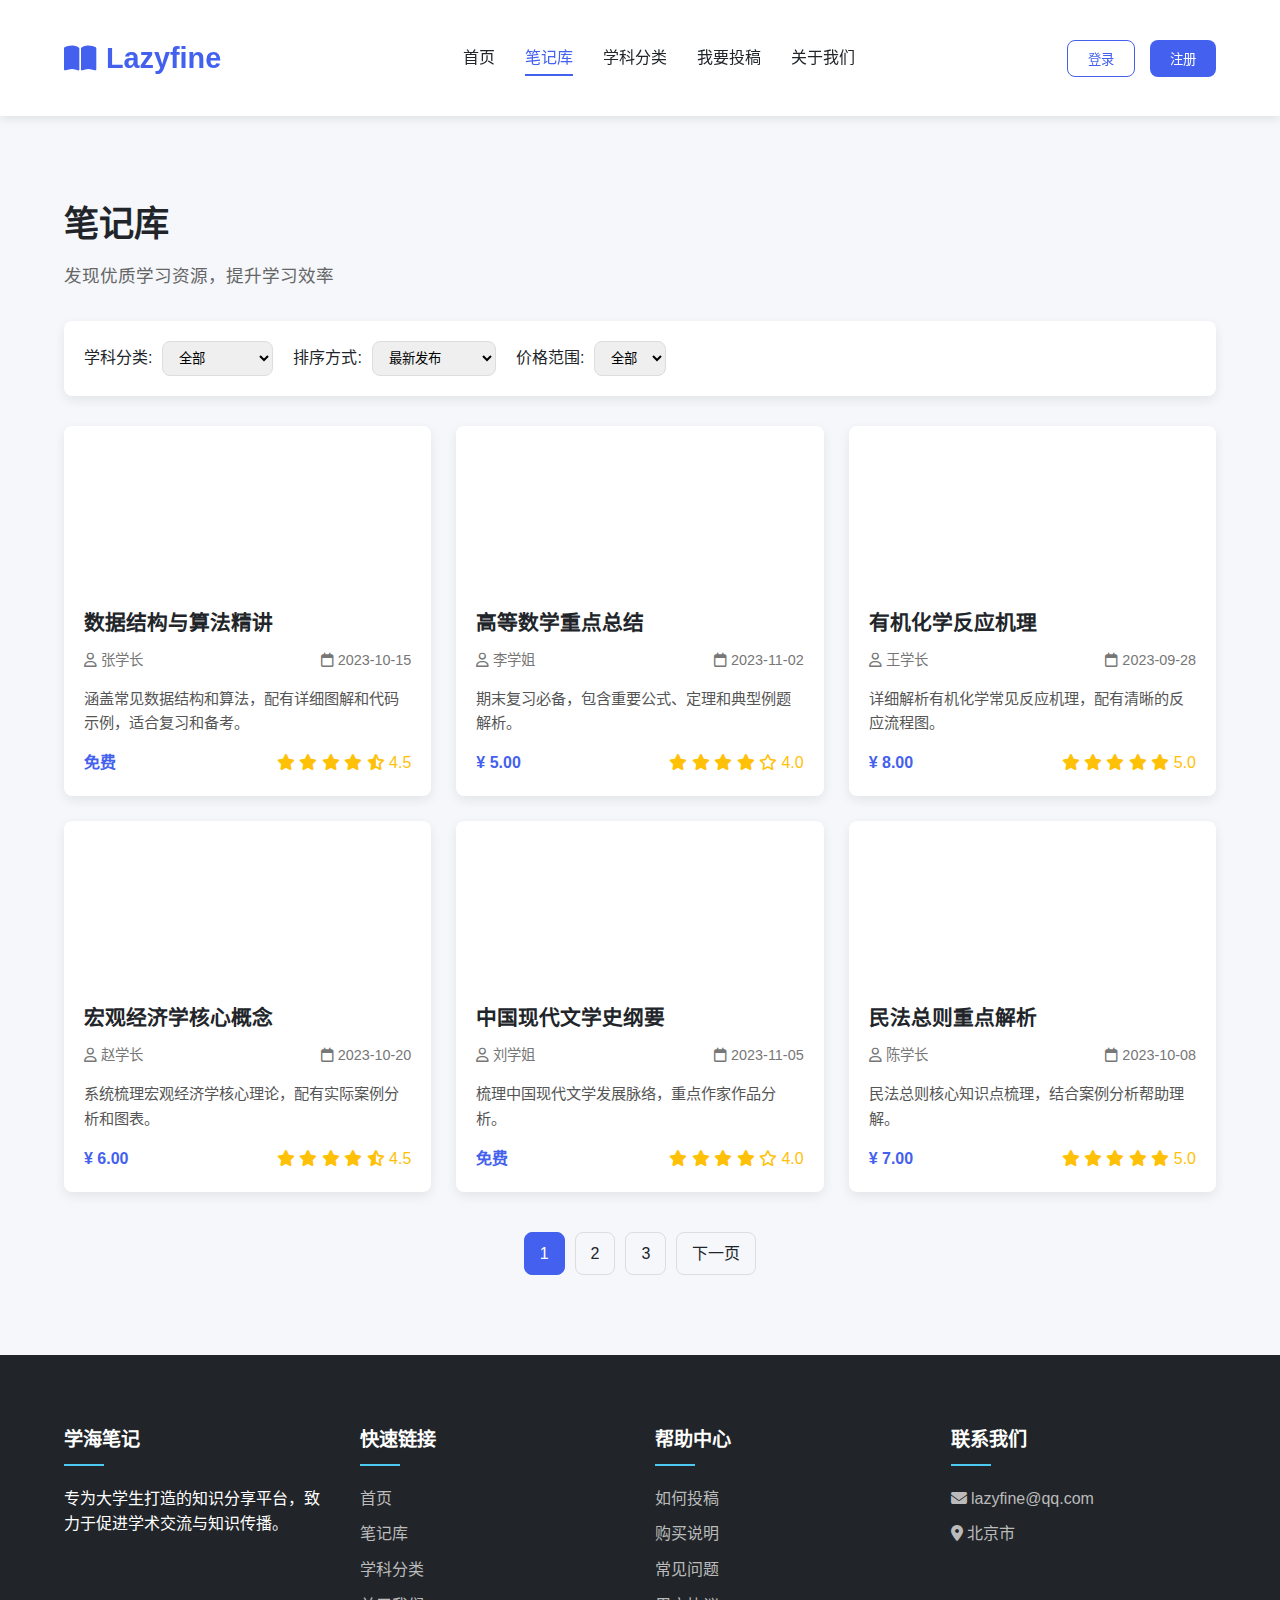
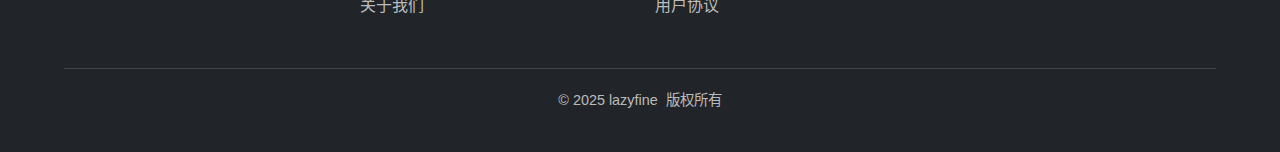
<file: notes.html>
<!DOCTYPE html>
<html lang="zh-CN">
<head>
    <meta charset="UTF-8">
    <meta name="viewport" content="width=device-width, initial-scale=1.0">
    <title>笔记库 - 学海笔记</title>
    <link rel="stylesheet" href="css/style.css">
    <link rel="stylesheet" href="https://cdnjs.cloudflare.com/ajax/libs/font-awesome/6.4.0/css/all.min.css">
</head>
<body>
    <!-- 导航栏 -->
    <header>
        <div class="container">
            <nav>
                <a href="index.html" class="logo">
                    <i class="fas fa-book-open"></i>
                    Lazyfine
                </a>
                <ul class="nav-links">
                    <li><a href="index.html">首页</a></li>
                    <li><a href="notes.html" class="active">笔记库</a></li>
                    <li><a href="categories.html">学科分类</a></li>
                    <li><a href="contribute.html">我要投稿</a></li>
                    <li><a href="about.html">关于我们</a></li>
                </ul>
                <div class="auth-buttons">
                    <button class="btn btn-outline" onclick="location.href='login.html'">登录</button>
                    <button class="btn btn-primary" onclick="location.href='register.html'">注册</button>
                </div>
            </nav>
        </div>
    </header>

    <!-- 笔记列表 -->
    <section class="categories">
        <div class="container">
            <div class="page-header">
                <h1>笔记库</h1>
                <p>发现优质学习资源，提升学习效率</p>
            </div>
            
            <div class="filters">
                <div class="filter-group">
                    <label>学科分类:</label>
                    <select id="categoryFilter">
                        <option value="">全部</option>
                        <option value="computer">计算机科学</option>
                        <option value="math">数学</option>
                        <option value="chemistry">化学</option>
                        <option value="economics">经济学</option>
                        <option value="literature">文学</option>
                        <option value="law">法学</option>
                    </select>
                </div>
                <div class="filter-group">
                    <label>排序方式:</label>
                    <select id="sortFilter">
                        <option value="newest">最新发布</option>
                        <option value="popular">最受欢迎</option>
                        <option value="rating">评分最高</option>
                        <option value="price-low">价格从低到高</option>
                        <option value="price-high">价格从高到低</option>
                    </select>
                </div>
                <div class="filter-group">
                    <label>价格范围:</label>
                    <select id="priceFilter">
                        <option value="">全部</option>
                        <option value="free">免费</option>
                        <option value="paid">付费</option>
                    </select>
                </div>
            </div>
            
            <div class="notes-grid">
                <div class="note-card" onclick="location.href='note-detail.html?id=1'">
                    <div class="note-image" style="background-image: url('https://source.unsplash.com/random/600x400/?programming');"></div>
                    <div class="note-content">
                        <h3 class="note-title">数据结构与算法精讲</h3>
                        <div class="note-meta">
                            <span><i class="far fa-user"></i> 张学长</span>
                            <span><i class="far fa-calendar"></i> 2023-10-15</span>
                        </div>
                        <p class="note-description">涵盖常见数据结构和算法，配有详细图解和代码示例，适合复习和备考。</p>
                        <div class="note-footer">
                            <span class="note-price">免费</span>
                            <span class="rating">
                                <i class="fas fa-star"></i>
                                <i class="fas fa-star"></i>
                                <i class="fas fa-star"></i>
                                <i class="fas fa-star"></i>
                                <i class="fas fa-star-half-alt"></i>
                                4.5
                            </span>
                        </div>
                    </div>
                </div>
                
                <div class="note-card" onclick="location.href='note-detail.html?id=2'">
                    <div class="note-image" style="background-image: url('https://source.unsplash.com/random/600x400/?math');"></div>
                    <div class="note-content">
                        <h3 class="note-title">高等数学重点总结</h3>
                        <div class="note-meta">
                            <span><i class="far fa-user"></i> 李学姐</span>
                            <span><i class="far fa-calendar"></i> 2023-11-02</span>
                        </div>
                        <p class="note-description">期末复习必备，包含重要公式、定理和典型例题解析。</p>
                        <div class="note-footer">
                            <span class="note-price">¥ 5.00</span>
                            <span class="rating">
                                <i class="fas fa-star"></i>
                                <i class="fas fa-star"></i>
                                <i class="fas fa-star"></i>
                                <i class="fas fa-star"></i>
                                <i class="far fa-star"></i>
                                4.0
                            </span>
                        </div>
                    </div>
                </div>
                
                <div class="note-card" onclick="location.href='note-detail.html?id=3'">
                    <div class="note-image" style="background-image: url('https://source.unsplash.com/random/600x400/?chemistry');"></div>
                    <div class="note-content">
                        <h3 class="note-title">有机化学反应机理</h3>
                        <div class="note-meta">
                            <span><i class="far fa-user"></i> 王学长</span>
                            <span><i class="far fa-calendar"></i> 2023-09-28</span>
                        </div>
                        <p class="note-description">详细解析有机化学常见反应机理，配有清晰的反应流程图。</p>
                        <div class="note-footer">
                            <span class="note-price">¥ 8.00</span>
                            <span class="rating">
                                <i class="fas fa-star"></i>
                                <i class="fas fa-star"></i>
                                <i class="fas fa-star"></i>
                                <i class="fas fa-star"></i>
                                <i class="fas fa-star"></i>
                                5.0
                            </span>
                        </div>
                    </div>
                </div>
                
                <div class="note-card" onclick="location.href='note-detail.html?id=4'">
                    <div class="note-image" style="background-image: url('https://source.unsplash.com/random/600x400/?economics');"></div>
                    <div class="note-content">
                        <h3 class="note-title">宏观经济学核心概念</h3>
                        <div class="note-meta">
                            <span><i class="far fa-user"></i> 赵学长</span>
                            <span><i class="far fa-calendar"></i> 2023-10-20</span>
                        </div>
                        <p class="note-description">系统梳理宏观经济学核心理论，配有实际案例分析和图表。</p>
                        <div class="note-footer">
                            <span class="note-price">¥ 6.00</span>
                            <span class="rating">
                                <i class="fas fa-star"></i>
                                <i class="fas fa-star"></i>
                                <i class="fas fa-star"></i>
                                <i class="fas fa-star"></i>
                                <i class="fas fa-star-half-alt"></i>
                                4.5
                            </span>
                        </div>
                    </div>
                </div>
                
                <div class="note-card" onclick="location.href='note-detail.html?id=5'">
                    <div class="note-image" style="background-image: url('https://source.unsplash.com/random/600x400/?literature');"></div>
                    <div class="note-content">
                        <h3 class="note-title">中国现代文学史纲要</h3>
                        <div class="note-meta">
                            <span><i class="far fa-user"></i> 刘学姐</span>
                            <span><i class="far fa-calendar"></i> 2023-11-05</span>
                        </div>
                        <p class="note-description">梳理中国现代文学发展脉络，重点作家作品分析。</p>
                        <div class="note-footer">
                            <span class="note-price">免费</span>
                            <span class="rating">
                                <i class="fas fa-star"></i>
                                <i class="fas fa-star"></i>
                                <i class="fas fa-star"></i>
                                <i class="fas fa-star"></i>
                                <i class="far fa-star"></i>
                                4.0
                            </span>
                        </div>
                    </div>
                </div>
                
                <div class="note-card" onclick="location.href='note-detail.html?id=6'">
                    <div class="note-image" style="background-image: url('https://source.unsplash.com/random/600x400/?law');"></div>
                    <div class="note-content">
                        <h3 class="note-title">民法总则重点解析</h3>
                        <div class="note-meta">
                            <span><i class="far fa-user"></i> 陈学长</span>
                            <span><i class="far fa-calendar"></i> 2023-10-08</span>
                        </div>
                        <p class="note-description">民法总则核心知识点梳理，结合案例分析帮助理解。</p>
                        <div class="note-footer">
                            <span class="note-price">¥ 7.00</span>
                            <span class="rating">
                                <i class="fas fa-star"></i>
                                <i class="fas fa-star"></i>
                                <i class="fas fa-star"></i>
                                <i class="fas fa-star"></i>
                                <i class="fas fa-star"></i>
                                5.0
                            </span>
                        </div>
                    </div>
                </div>
            </div>
            
            <div class="pagination">
                <a href="#" class="page-link active">1</a>
                <a href="#" class="page-link">2</a>
                <a href="#" class="page-link">3</a>
                <a href="#" class="page-link">下一页</a>
            </div>
        </div>
    </section>

    <!-- 页脚 -->
    <footer>
        <div class="container">
            <div class="footer-content">
                <div class="footer-column">
                    <h3>学海笔记</h3>
                    <p>专为大学生打造的知识分享平台，致力于促进学术交流与知识传播。</p>
                </div>
                <div class="footer-column">
                    <h3>快速链接</h3>
                    <ul class="footer-links">
                        <li><a href="index.html">首页</a></li>
                        <li><a href="notes.html">笔记库</a></li>
                        <li><a href="categories.html">学科分类</a></li>
                        <li><a href="about.html">关于我们</a></li>
                    </ul>
                </div>
                <div class="footer-column">
                    <h3>帮助中心</h3>
                    <ul class="footer-links">
                        <li><a href="contribute.html">如何投稿</a></li>
                        <li><a href="help.html">购买说明</a></li>
                        <li><a href="faq.html">常见问题</a></li>
                        <li><a href="terms.html">用户协议</a></li>
                    </ul>
                </div>
                <div class="footer-column">
                    <h3>联系我们</h3>
                    <ul class="footer-links">
                        <li><a href="mailto:contact@xuehaibiji.com"><i class="fas fa-envelope"></i> lazyfine@qq.com</a></li>
                    
                        <li><a href="#"><i class="fas fa-map-marker-alt"></i> 北京市</a></li>
                    </ul>
                </div>
            </div>
            <div class="copyright">
                <p>&copy; 2025 lazyfine&nbsp; 版权所有</p>
            </div>
        </div>
    </footer>

    <script>
        // 从URL获取参数并设置筛选器
        document.addEventListener('DOMContentLoaded', function() {
            const urlParams = new URLSearchParams(window.location.search);
            const category = urlParams.get('category');
            const search = urlParams.get('search');
            
            if (category) {
                document.getElementById('categoryFilter').value = category;
            }
            
            if (search) {
                // 在实际应用中，这里会根据搜索词筛选笔记
                document.querySelector('.page-header h1').textContent = `搜索: ${search}`;
                document.querySelector('.page-header p').textContent = `找到 12 篇相关笔记`;
            }
            
            // 筛选器变化时重新加载页面
            document.getElementById('categoryFilter').addEventListener('change', applyFilters);
            document.getElementById('sortFilter').addEventListener('change', applyFilters);
            document.getElementById('priceFilter').addEventListener('change', applyFilters);
        });
        
        function applyFilters() {
            const category = document.getElementById('categoryFilter').value;
            const sort = document.getElementById('sortFilter').value;
            const price = document.getElementById('priceFilter').value;
            
            let newUrl = 'notes.html?';
            const params = [];
            
            if (category) params.push(`category=${category}`);
            if (sort !== 'newest') params.push(`sort=${sort}`);
            if (price) params.push(`price=${price}`);
            
            newUrl += params.join('&');
            window.location.href = newUrl;
        }
    </script>
</body>
</html>
</file>
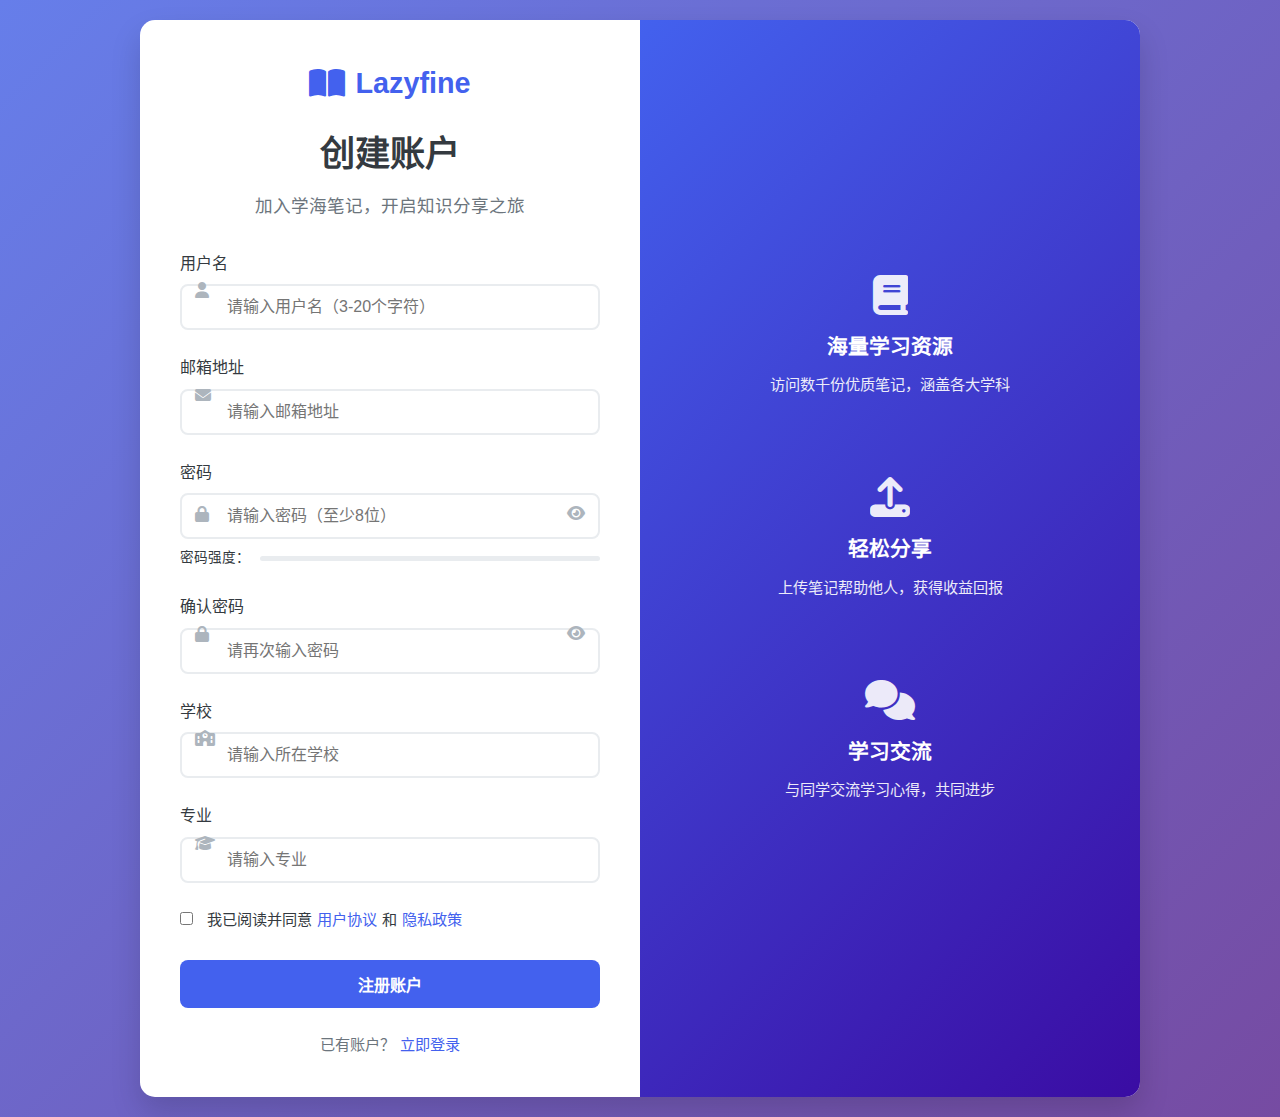
<file: register.html>
<!DOCTYPE html>
<html lang="zh-CN">
<head>
    <meta charset="UTF-8">
    <meta name="viewport" content="width=device-width, initial-scale=1.0">
    <title>注册 - 学海笔记</title>
    <link rel="stylesheet" href="https://cdnjs.cloudflare.com/ajax/libs/font-awesome/6.4.0/css/all.min.css">
    <style>
        :root {
            --primary: #4361ee;
            --primary-dark: #3a0ca3;
            --success: #28a745;
            --warning: #ffc107;
            --danger: #dc3545;
            --light: #f8f9fa;
            --dark: #343a40;
            --gray: #6c757d;
            --border-radius: 8px;
            --transition: all 0.3s ease;
        }
        
        * {
            margin: 0;
            padding: 0;
            box-sizing: border-box;
            font-family: 'Segoe UI', Tahoma, Geneva, Verdana, sans-serif;
        }
        
        body {
            background: linear-gradient(135deg, #667eea 0%, #764ba2 100%);
            min-height: 100vh;
            display: flex;
            align-items: center;
            justify-content: center;
            padding: 20px;
            color: var(--dark);
            line-height: 1.6;
        }
        
        .auth-container {
            display: grid;
            grid-template-columns: 1fr 1fr;
            max-width: 1000px;
            width: 100%;
            background: white;
            border-radius: 15px;
            overflow: hidden;
            box-shadow: 0 15px 30px rgba(0, 0, 0, 0.15);
            transition: var(--transition);
        }
        
        .auth-card {
            padding: 40px;
            display: flex;
            flex-direction: column;
            justify-content: center;
        }
        
        .auth-header {
            text-align: center;
            margin-bottom: 30px;
        }
        
        .auth-header .logo {
            display: inline-flex;
            align-items: center;
            font-size: 1.8rem;
            font-weight: 700;
            color: var(--primary);
            text-decoration: none;
            margin-bottom: 20px;
            transition: var(--transition);
        }
        
        .auth-header .logo:hover {
            color: var(--primary-dark);
            transform: translateY(-2px);
        }
        
        .auth-header .logo i {
            margin-right: 10px;
            font-size: 2rem;
        }
        
        .auth-header h1 {
            font-size: 2.2rem;
            margin-bottom: 10px;
            color: var(--dark);
            font-weight: 600;
        }
        
        .auth-header p {
            color: var(--gray);
            font-size: 1.1rem;
        }
        
        .auth-form .form-group {
            position: relative;
            margin-bottom: 25px;
        }
        
        .auth-form label {
            display: block;
            margin-bottom: 8px;
            font-weight: 500;
            color: var(--dark);
        }
        
        .auth-form input {
            width: 100%;
            padding: 12px 15px 12px 45px;
            border: 2px solid #e9ecef;
            border-radius: var(--border-radius);
            font-size: 1rem;
            transition: var(--transition);
            outline: none;
        }
        
        .auth-form input:focus {
            border-color: var(--primary);
            box-shadow: 0 0 0 3px rgba(67, 97, 238, 0.2);
        }
        
        .auth-form input.error {
            border-color: var(--danger);
        }
        
        .auth-form input.success {
            border-color: var(--success);
        }
        
        .auth-form .input-icon {
            position: absolute;
            left: 15px;
            top: 50%;
            transform: translateY(-50%);
            color: #adb5bd;
            transition: var(--transition);
        }
        
        .auth-form input:focus + .input-icon {
            color: var(--primary);
        }
        
        .password-toggle {
            position: absolute;
            right: 15px;
            top: 50%;
            transform: translateY(-50%);
            background: none;
            border: none;
            color: #adb5bd;
            cursor: pointer;
            font-size: 1rem;
            transition: var(--transition);
        }
        
        .password-toggle:hover {
            color: var(--primary);
        }
        
        .error-message {
            color: var(--danger);
            font-size: 0.85rem;
            margin-top: 5px;
            display: none;
        }
        
        .password-strength {
            margin-top: 8px;
            font-size: 0.85rem;
            display: flex;
            align-items: center;
        }
        
        .strength-bar {
            height: 5px;
            flex-grow: 1;
            margin-left: 10px;
            background: #e9ecef;
            border-radius: 5px;
            overflow: hidden;
        }
        
        .strength-fill {
            height: 100%;
            width: 0%;
            transition: var(--transition);
        }
        
        .strength-weak .strength-fill {
            width: 33%;
            background: var(--danger);
        }
        
        .strength-medium .strength-fill {
            width: 66%;
            background: var(--warning);
        }
        
        .strength-strong .strength-fill {
            width: 100%;
            background: var(--success);
        }
        
        .checkbox-group {
            display: flex;
            align-items: center;
            margin: 20px 0;
        }
        
        .checkbox-label {
            display: flex;
            align-items: center;
            font-size: 0.95rem;
            cursor: pointer;
        }
        
        .checkbox-label input {
            width: auto;
            margin-right: 10px;
        }
        
        .checkbox-label a {
            color: var(--primary);
            text-decoration: none;
            margin: 0 5px;
        }
        
        .checkbox-label a:hover {
            text-decoration: underline;
        }
        
        .btn {
            padding: 12px 20px;
            border: none;
            border-radius: var(--border-radius);
            font-size: 1rem;
            font-weight: 600;
            cursor: pointer;
            transition: var(--transition);
            display: flex;
            align-items: center;
            justify-content: center;
        }
        
        .btn-primary {
            background: var(--primary);
            color: white;
        }
        
        .btn-primary:hover {
            background: var(--primary-dark);
            transform: translateY(-2px);
            box-shadow: 0 5px 15px rgba(67, 97, 238, 0.3);
        }
        
        .btn-block {
            width: 100%;
        }
        
        .btn-loading {
            pointer-events: none;
            opacity: 0.8;
        }
        
        .btn-loading .btn-text {
            margin-right: 10px;
        }
        
        .spinner {
            width: 20px;
            height: 20px;
            border: 2px solid transparent;
            border-top: 2px solid white;
            border-radius: 50%;
            animation: spin 1s linear infinite;
        }
        
        @keyframes spin {
            0% { transform: rotate(0deg); }
            100% { transform: rotate(360deg); }
        }
        
        .auth-footer {
            text-align: center;
            margin-top: 25px;
            font-size: 0.95rem;
            color: var(--gray);
        }
        
        .auth-footer a {
            color: var(--primary);
            text-decoration: none;
            font-weight: 500;
        }
        
        .auth-footer a:hover {
            text-decoration: underline;
        }
        
        .auth-features {
            background: linear-gradient(135deg, var(--primary) 0%, var(--primary-dark) 100%);
            padding: 40px;
            color: white;
            display: flex;
            flex-direction: column;
            justify-content: center;
        }
        
        .feature-item {
            text-align: center;
            margin-bottom: 40px;
            padding: 20px;
            border-radius: var(--border-radius);
            transition: var(--transition);
        }
        
        .feature-item:hover {
            background: rgba(255, 255, 255, 0.1);
            transform: translateY(-5px);
        }
        
        .feature-item i {
            font-size: 2.5rem;
            margin-bottom: 15px;
            opacity: 0.9;
        }
        
        .feature-item h3 {
            margin-bottom: 10px;
            font-size: 1.3rem;
            font-weight: 600;
        }
        
        .feature-item p {
            opacity: 0.9;
            font-size: 0.95rem;
        }
        
        /* 响应式设计 */
        @media (max-width: 768px) {
            .auth-container {
                grid-template-columns: 1fr;
            }
            
            .auth-features {
                display: none;
            }
            
            .auth-card {
                padding: 30px 20px;
            }
        }
        
        /* 成功注册提示 */
        .success-message {
            display: none;
            text-align: center;
            padding: 20px;
            background: #f0f9ff;
            border-radius: var(--border-radius);
            margin-top: 20px;
            border-left: 4px solid var(--success);
        }
        
        .success-message i {
            font-size: 3rem;
            color: var(--success);
            margin-bottom: 15px;
        }
        
        .success-message h3 {
            margin-bottom: 10px;
            color: var(--success);
        }
    </style>
</head>
<body class="auth-page">
    <div class="auth-container">
        <div class="auth-card">
            <div class="auth-header">
                <a href="index.html" class="logo">
                    <i class="fas fa-book-open"></i>
                    Lazyfine
                </a>
                <h1>创建账户</h1>
                <p>加入学海笔记，开启知识分享之旅</p>
            </div>
            
            <form class="auth-form" id="registerForm">
                <div class="form-group">
                    <label for="username">用户名</label>
                    <input type="text" id="username" name="username" placeholder="请输入用户名（3-20个字符）" required>
                    <i class="fas fa-user input-icon"></i>
                    <div class="error-message" id="usernameError">用户名长度应在3-20个字符之间，只能包含字母、数字和下划线</div>
                </div>
                
                <div class="form-group">
                    <label for="email">邮箱地址</label>
                    <input type="email" id="email" name="email" placeholder="请输入邮箱地址" required>
                    <i class="fas fa-envelope input-icon"></i>
                    <div class="error-message" id="emailError">请输入有效的邮箱地址</div>
                </div>
                
                <div class="form-group">
                    <label for="password">密码</label>
                    <input type="password" id="password" name="password" placeholder="请输入密码（至少8位）" required>
                    <i class="fas fa-lock input-icon"></i>
                    <button type="button" class="password-toggle" id="togglePassword">
                        <i class="fas fa-eye"></i>
                    </button>
                    <div class="password-strength" id="passwordStrength">
                        <span>密码强度：</span>
                        <div class="strength-bar">
                            <div class="strength-fill"></div>
                        </div>
                    </div>
                    <div class="error-message" id="passwordError">密码必须包含至少8个字符，包括大写字母、小写字母、数字和特殊字符</div>
                </div>
                
                <div class="form-group">
                    <label for="confirmPassword">确认密码</label>
                    <input type="password" id="confirmPassword" name="confirmPassword" placeholder="请再次输入密码" required>
                    <i class="fas fa-lock input-icon"></i>
                    <button type="button" class="password-toggle" id="toggleConfirmPassword">
                        <i class="fas fa-eye"></i>
                    </button>
                    <div class="error-message" id="confirmPasswordError">两次输入的密码不一致</div>
                </div>
                
                <div class="form-group">
                    <label for="school">学校</label>
                    <input type="text" id="school" name="school" placeholder="请输入所在学校" required>
                    <i class="fas fa-school input-icon"></i>
                    <div class="error-message" id="schoolError">请输入学校名称</div>
                </div>
                
                <div class="form-group">
                    <label for="major">专业</label>
                    <input type="text" id="major" name="major" placeholder="请输入专业" required>
                    <i class="fas fa-graduation-cap input-icon"></i>
                    <div class="error-message" id="majorError">请输入专业名称</div>
                </div>
                
                <div class="checkbox-group">
                    <label class="checkbox-label">
                        <input type="checkbox" id="agreeTerms" name="agreeTerms" required>
                        我已阅读并同意<a href="terms.html">用户协议</a>和<a href="privacy.html">隐私政策</a>
                    </label>
                    <div class="error-message" id="termsError">请同意用户协议和隐私政策</div>
                </div>
                
                <button type="submit" class="btn btn-primary btn-block" id="submitBtn">
                    <span class="btn-text">注册账户</span>
                    <div class="spinner" style="display: none;"></div>
                </button>
                
                <div class="success-message" id="successMessage">
                    <i class="fas fa-check-circle"></i>
                    <h3>注册成功！</h3>
                    <p>欢迎加入学海笔记！正在为您跳转...</p>
                </div>
                
                <div class="auth-footer">
                    <p>已有账户？ <a href="login.html">立即登录</a></p>
                </div>
            </form>
        </div>
        
        <div class="auth-features">
            <div class="feature-item">
                <i class="fas fa-book"></i>
                <h3>海量学习资源</h3>
                <p>访问数千份优质笔记，涵盖各大学科</p>
            </div>
            <div class="feature-item">
                <i class="fas fa-upload"></i>
                <h3>轻松分享</h3>
                <p>上传笔记帮助他人，获得收益回报</p>
            </div>
            <div class="feature-item">
                <i class="fas fa-comments"></i>
                <h3>学习交流</h3>
                <p>与同学交流学习心得，共同进步</p>
            </div>
        </div>
    </div>

    <script>
        document.addEventListener('DOMContentLoaded', function() {
            const form = document.getElementById('registerForm');
            const usernameInput = document.getElementById('username');
            const emailInput = document.getElementById('email');
            const passwordInput = document.getElementById('password');
            const confirmPasswordInput = document.getElementById('confirmPassword');
            const schoolInput = document.getElementById('school');
            const majorInput = document.getElementById('major');
            const termsCheckbox = document.getElementById('agreeTerms');
            const submitBtn = document.getElementById('submitBtn');
            const successMessage = document.getElementById('successMessage');
            
            const togglePasswordBtn = document.getElementById('togglePassword');
            const toggleConfirmPasswordBtn = document.getElementById('toggleConfirmPassword');
            
            // 密码可见性切换
            togglePasswordBtn.addEventListener('click', function() {
                const type = passwordInput.getAttribute('type') === 'password' ? 'text' : 'password';
                passwordInput.setAttribute('type', type);
                this.innerHTML = type === 'password' ? '<i class="fas fa-eye"></i>' : '<i class="fas fa-eye-slash"></i>';
            });
            
            toggleConfirmPasswordBtn.addEventListener('click', function() {
                const type = confirmPasswordInput.getAttribute('type') === 'password' ? 'text' : 'password';
                confirmPasswordInput.setAttribute('type', type);
                this.innerHTML = type === 'password' ? '<i class="fas fa-eye"></i>' : '<i class="fas fa-eye-slash"></i>';
            });
            
            // 实时验证函数
            function validateUsername() {
                const username = usernameInput.value.trim();
                const regex = /^[a-zA-Z0-9_]{3,20}$/;
                
                if (!username) {
                    showError(usernameInput, 'usernameError', '请输入用户名');
                    return false;
                } else if (!regex.test(username)) {
                    showError(usernameInput, 'usernameError', '用户名长度应在3-20个字符之间，只能包含字母、数字和下划线');
                    return false;
                } else {
                    showSuccess(usernameInput);
                    hideError('usernameError');
                    return true;
                }
            }
            
            function validateEmail() {
                const email = emailInput.value.trim();
                const regex = /^[^\s@]+@[^\s@]+\.[^\s@]+$/;
                
                if (!email) {
                    showError(emailInput, 'emailError', '请输入邮箱地址');
                    return false;
                } else if (!regex.test(email)) {
                    showError(emailInput, 'emailError', '请输入有效的邮箱地址');
                    return false;
                } else {
                    showSuccess(emailInput);
                    hideError('emailError');
                    return true;
                }
            }
            
            function validatePassword() {
                const password = passwordInput.value;
                const strength = checkPasswordStrength(password);
                
                if (!password) {
                    showError(passwordInput, 'passwordError', '请输入密码');
                    updatePasswordStrength('weak');
                    return false;
                } else if (password.length < 8) {
                    showError(passwordInput, 'passwordError', '密码长度至少8位');
                    updatePasswordStrength('weak');
                    return false;
                } else if (strength === 'weak') {
                    showError(passwordInput, 'passwordError', '密码强度较弱，建议使用大写字母、小写字母、数字和特殊字符的组合');
                    return false;
                } else {
                    showSuccess(passwordInput);
                    hideError('passwordError');
                    return true;
                }
            }
            
            function validateConfirmPassword() {
                const password = passwordInput.value;
                const confirmPassword = confirmPasswordInput.value;
                
                if (!confirmPassword) {
                    showError(confirmPasswordInput, 'confirmPasswordError', '请确认密码');
                    return false;
                } else if (password !== confirmPassword) {
                    showError(confirmPasswordInput, 'confirmPasswordError', '两次输入的密码不一致');
                    return false;
                } else {
                    showSuccess(confirmPasswordInput);
                    hideError('confirmPasswordError');
                    return true;
                }
            }
            
            function validateSchool() {
                const school = schoolInput.value.trim();
                
                if (!school) {
                    showError(schoolInput, 'schoolError', '请输入学校名称');
                    return false;
                } else {
                    showSuccess(schoolInput);
                    hideError('schoolError');
                    return true;
                }
            }
            
            function validateMajor() {
                const major = majorInput.value.trim();
                
                if (!major) {
                    showError(majorInput, 'majorError', '请输入专业名称');
                    return false;
                } else {
                    showSuccess(majorInput);
                    hideError('majorError');
                    return true;
                }
            }
            
            function validateTerms() {
                if (!termsCheckbox.checked) {
                    showError(termsCheckbox, 'termsError', '请同意用户协议和隐私政策');
                    return false;
                } else {
                    hideError('termsError');
                    return true;
                }
            }
            
            // 辅助函数
            function showError(input, errorId, message) {
                input.classList.add('error');
                input.classList.remove('success');
                const errorElement = document.getElementById(errorId);
                errorElement.textContent = message;
                errorElement.style.display = 'block';
            }
            
            function showSuccess(input) {
                input.classList.remove('error');
                input.classList.add('success');
            }
            
            function hideError(errorId) {
                const errorElement = document.getElementById(errorId);
                errorElement.style.display = 'none';
            }
            
            function checkPasswordStrength(password) {
                let strength = 0;
                
                if (password.length >= 8) strength++;
                if (/[a-z]/.test(password)) strength++;
                if (/[A-Z]/.test(password)) strength++;
                if (/[0-9]/.test(password)) strength++;
                if (/[^A-Za-z0-9]/.test(password)) strength++;
                
                if (strength <= 2) return 'weak';
                if (strength <= 4) return 'medium';
                return 'strong';
            }
            
            function updatePasswordStrength(strength) {
                const strengthElement = document.getElementById('passwordStrength');
                strengthElement.className = `password-strength strength-${strength}`;
            }
            
            // 实时验证事件监听
            usernameInput.addEventListener('blur', validateUsername);
            usernameInput.addEventListener('input', function() {
                if (this.value.trim()) validateUsername();
            });
            
            emailInput.addEventListener('blur', validateEmail);
            emailInput.addEventListener('input', function() {
                if (this.value.trim()) validateEmail();
            });
            
            passwordInput.addEventListener('blur', validatePassword);
            passwordInput.addEventListener('input', function() {
                const password = this.value;
                const strength = checkPasswordStrength(password);
                updatePasswordStrength(strength);
                
                if (password) validatePassword();
                if (confirmPasswordInput.value) validateConfirmPassword();
            });
            
            confirmPasswordInput.addEventListener('blur', validateConfirmPassword);
            confirmPasswordInput.addEventListener('input', function() {
                if (this.value) validateConfirmPassword();
            });
            
            schoolInput.addEventListener('blur', validateSchool);
            schoolInput.addEventListener('input', function() {
                if (this.value.trim()) validateSchool();
            });
            
            majorInput.addEventListener('blur', validateMajor);
            majorInput.addEventListener('input', function() {
                if (this.value.trim()) validateMajor();
            });
            
            termsCheckbox.addEventListener('change', validateTerms);
            
            // 表单提交
            form.addEventListener('submit', function(e) {
                e.preventDefault();
                
                const isUsernameValid = validateUsername();
                const isEmailValid = validateEmail();
                const isPasswordValid = validatePassword();
                const isConfirmPasswordValid = validateConfirmPassword();
                const isSchoolValid = validateSchool();
                const isMajorValid = validateMajor();
                const isTermsValid = validateTerms();
                
                if (isUsernameValid && isEmailValid && isPasswordValid && 
                    isConfirmPasswordValid && isSchoolValid && isMajorValid && isTermsValid) {
                    
                    // 显示加载状态
                    submitBtn.classList.add('btn-loading');
                    submitBtn.querySelector('.btn-text').textContent = '注册中...';
                    submitBtn.querySelector('.spinner').style.display = 'block';
                    submitBtn.disabled = true;
                    
                    // 模拟API请求
                    setTimeout(function() {
                        // 隐藏表单，显示成功消息
                        form.style.display = 'none';
                        successMessage.style.display = 'block';
                        
                        // 模拟跳转
                        setTimeout(function() {
                            window.location.href = 'index.html';
                        }, 2000);
                    }, 1500);
                }
            });
            
            // 密码强度实时更新
            passwordInput.addEventListener('input', function() {
                const password = this.value;
                const strength = checkPasswordStrength(password);
                updatePasswordStrength(strength);
            });
        });
    </script>
</body>
</html>
</file>
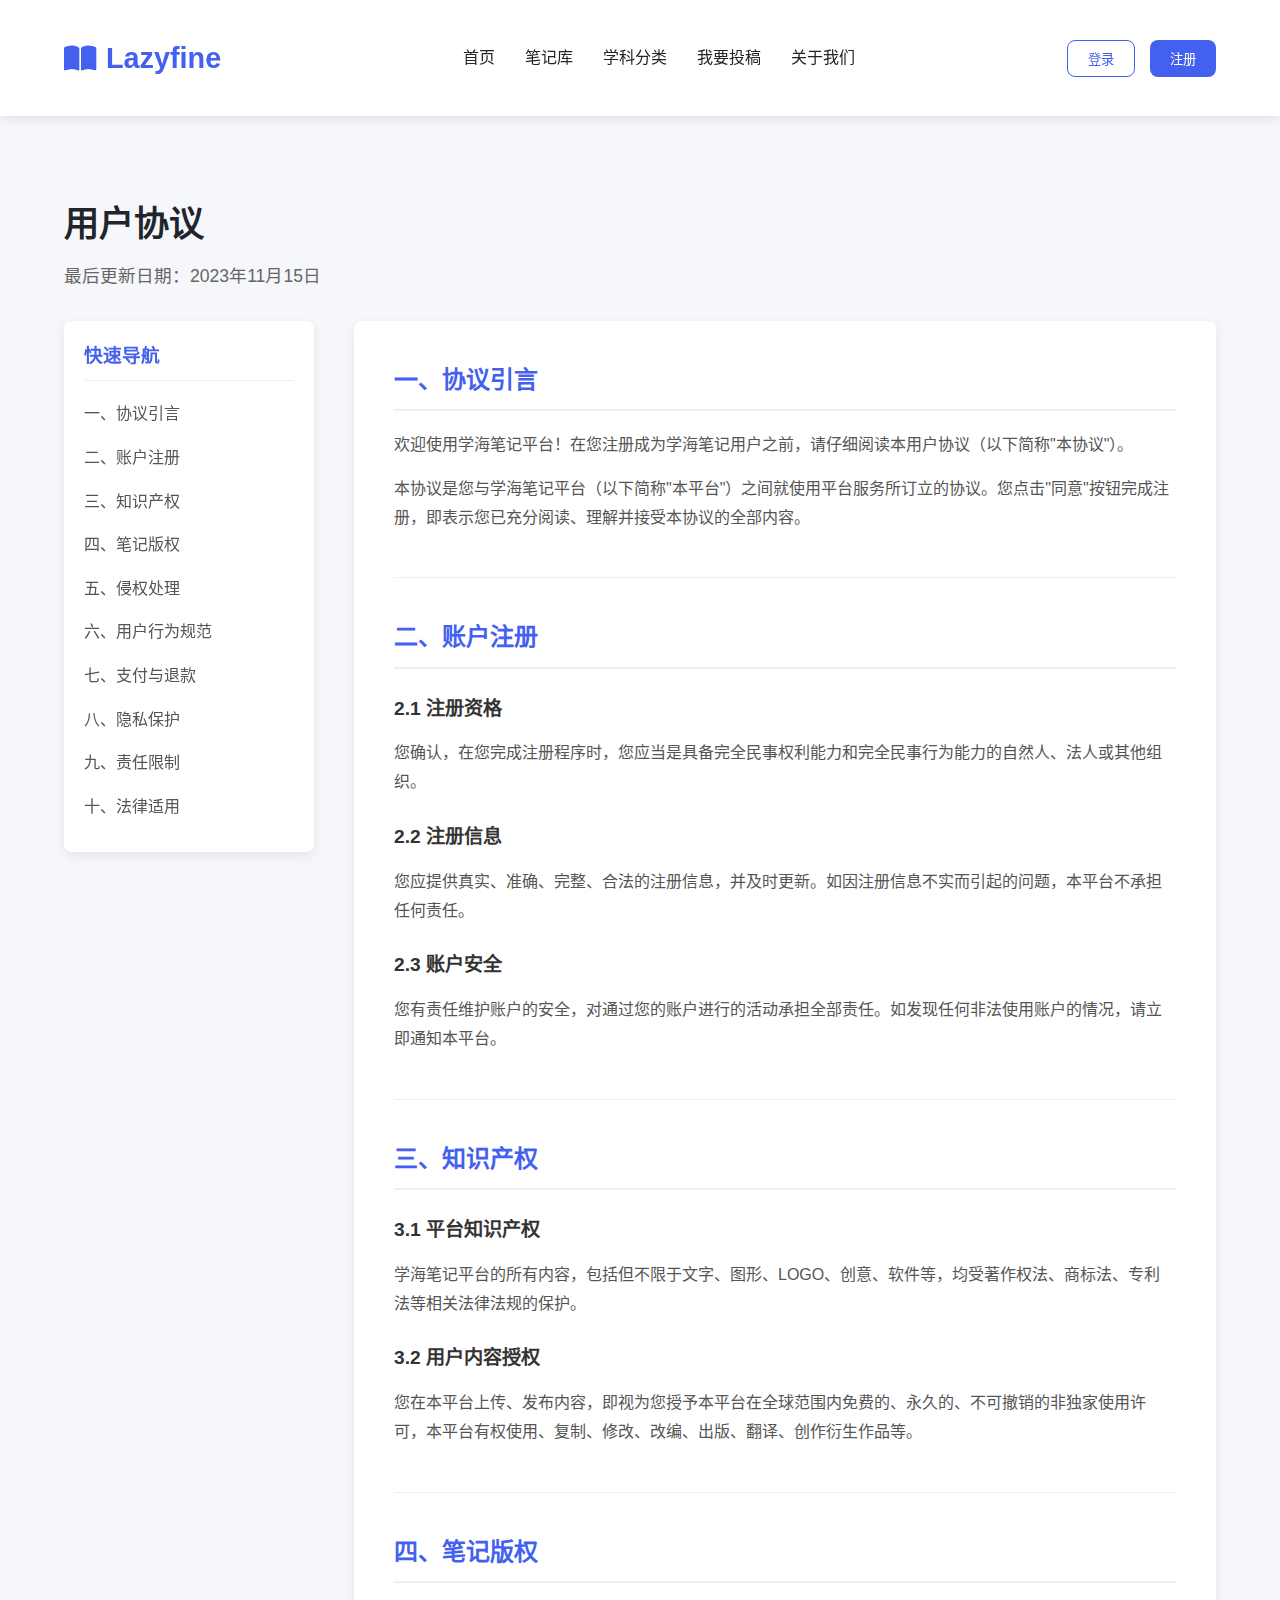
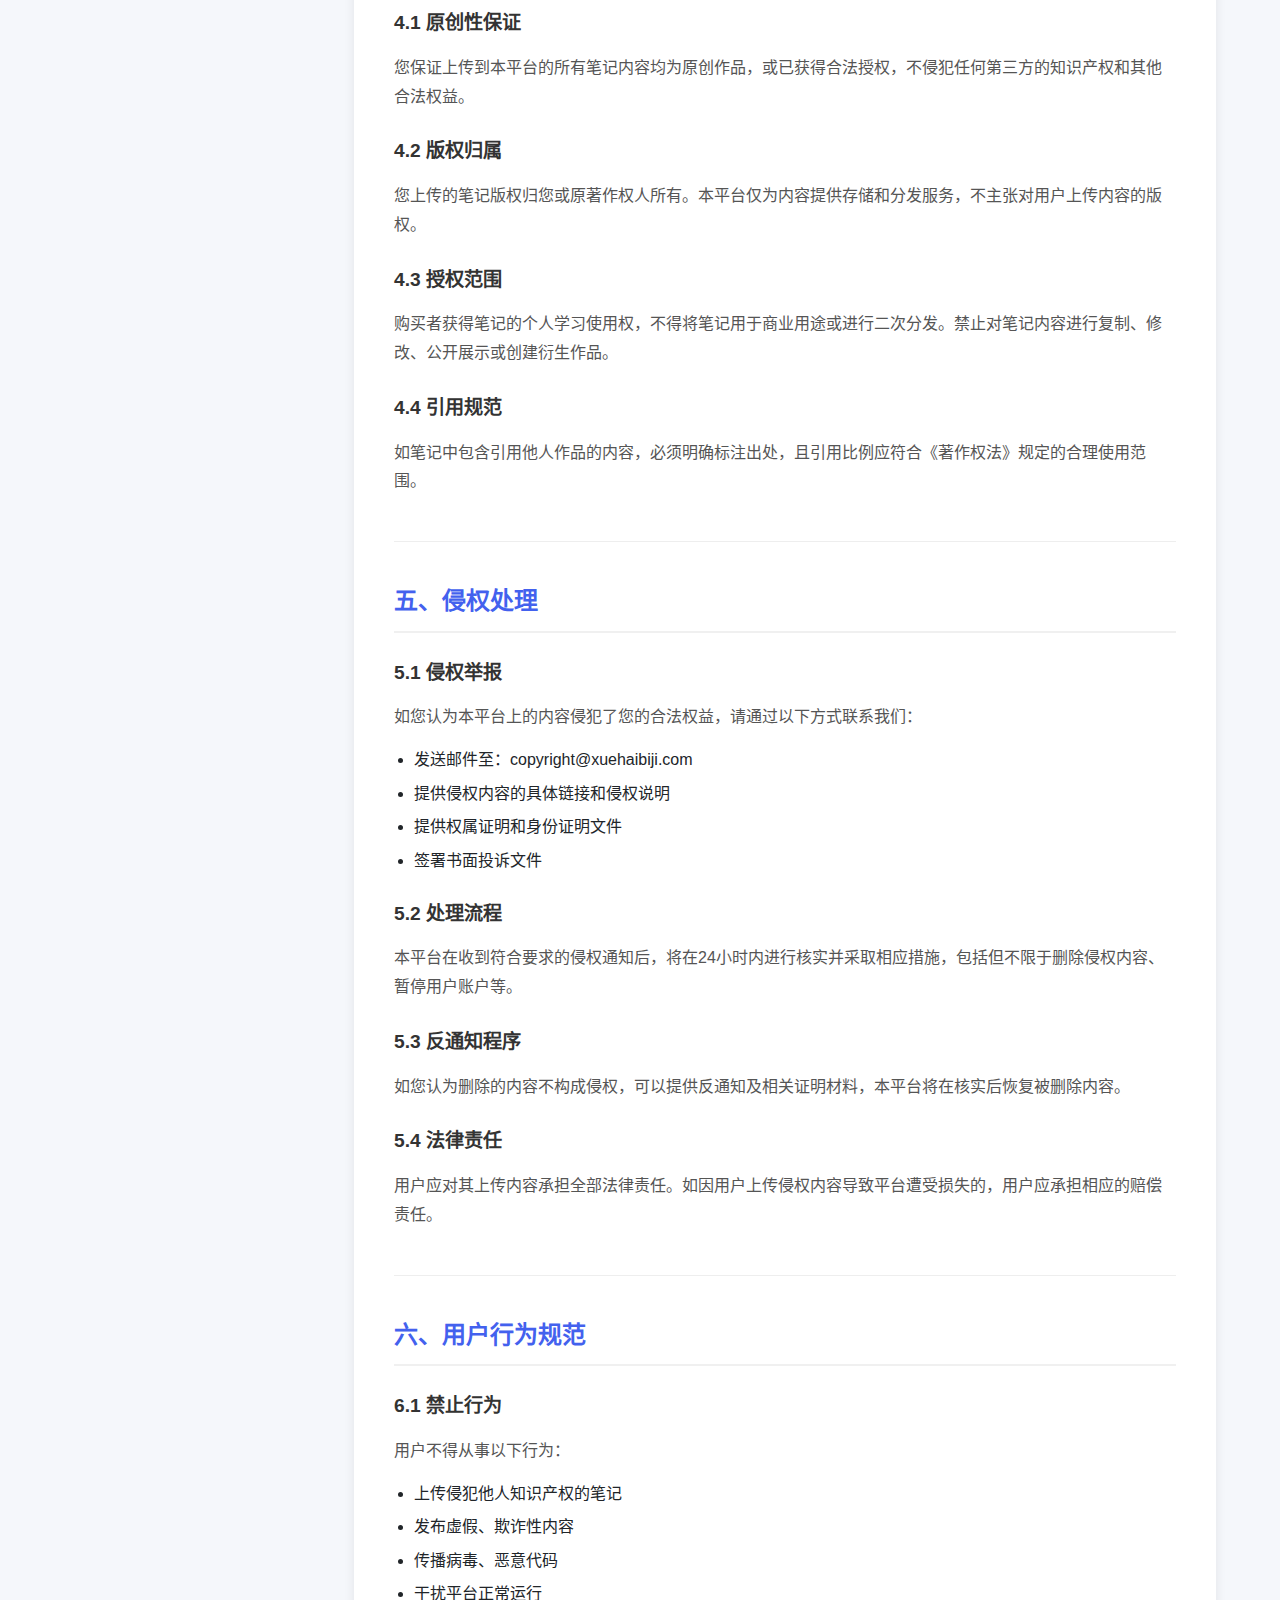
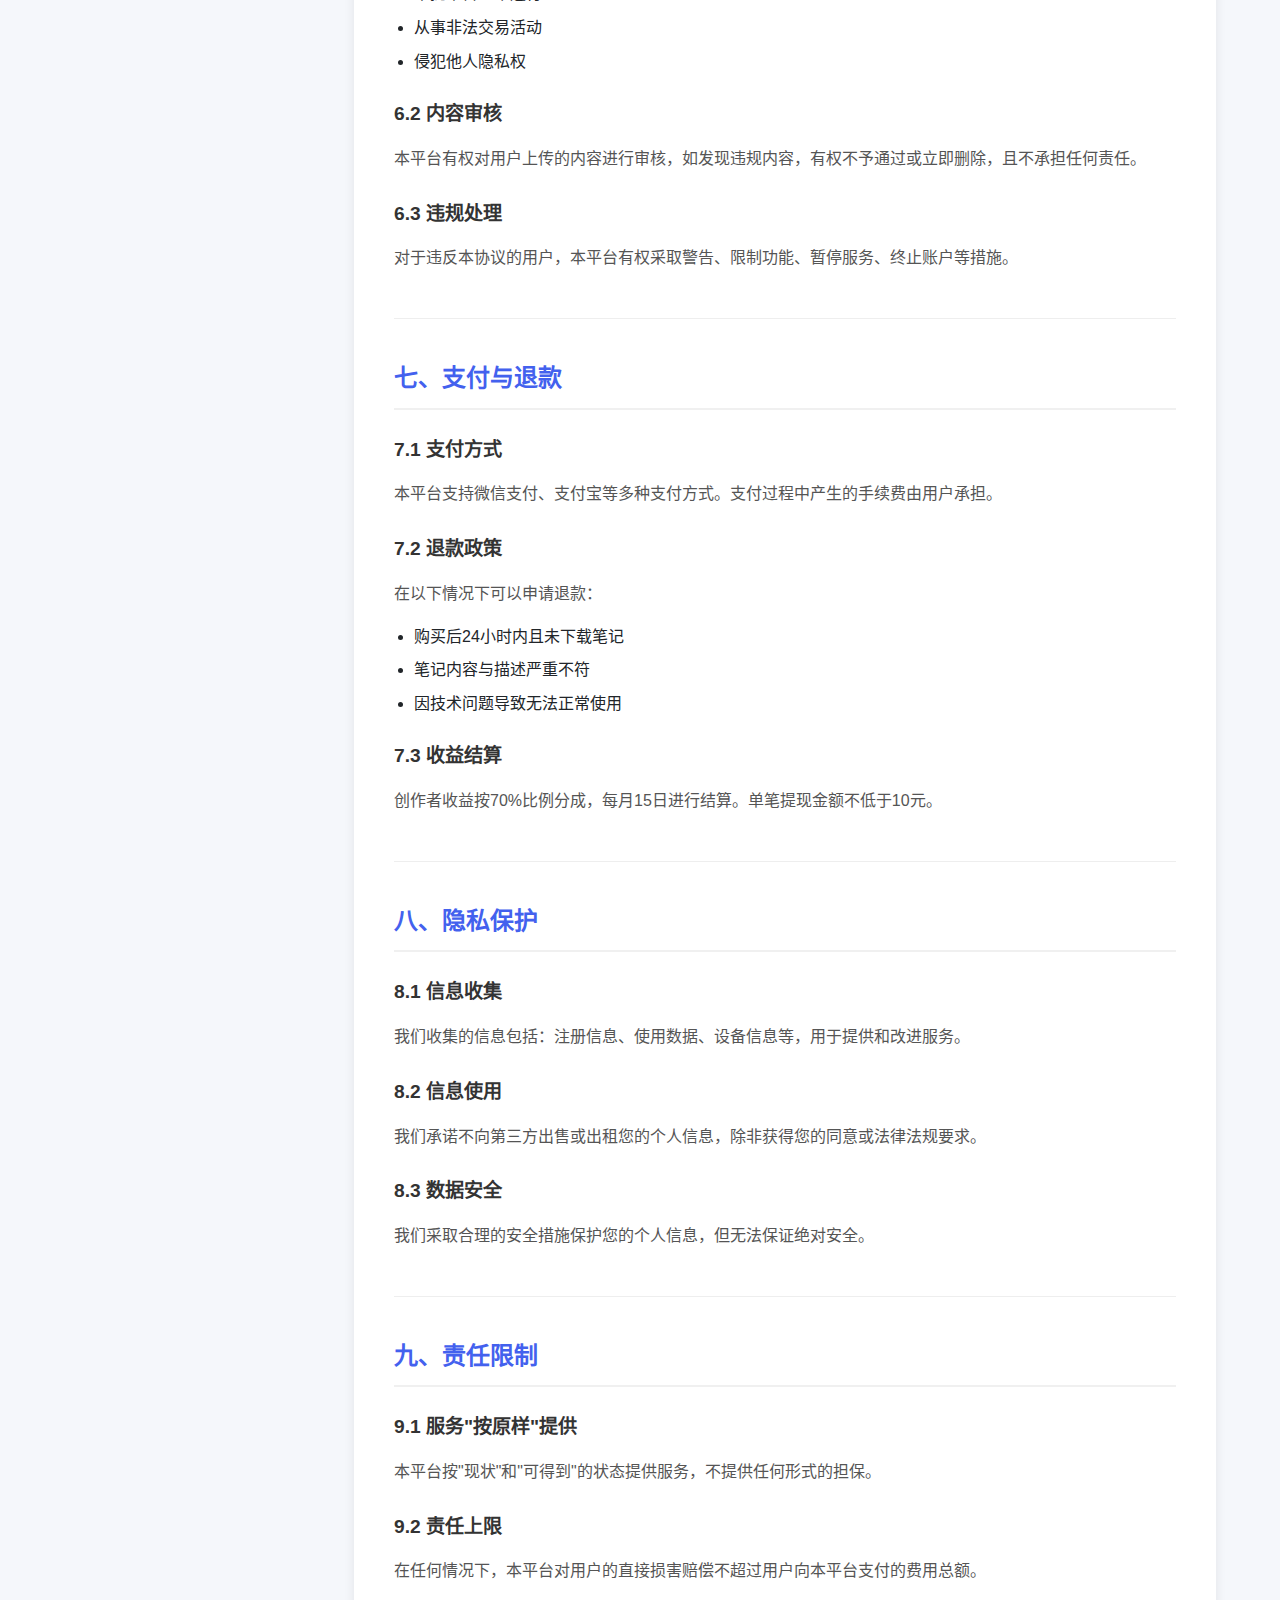
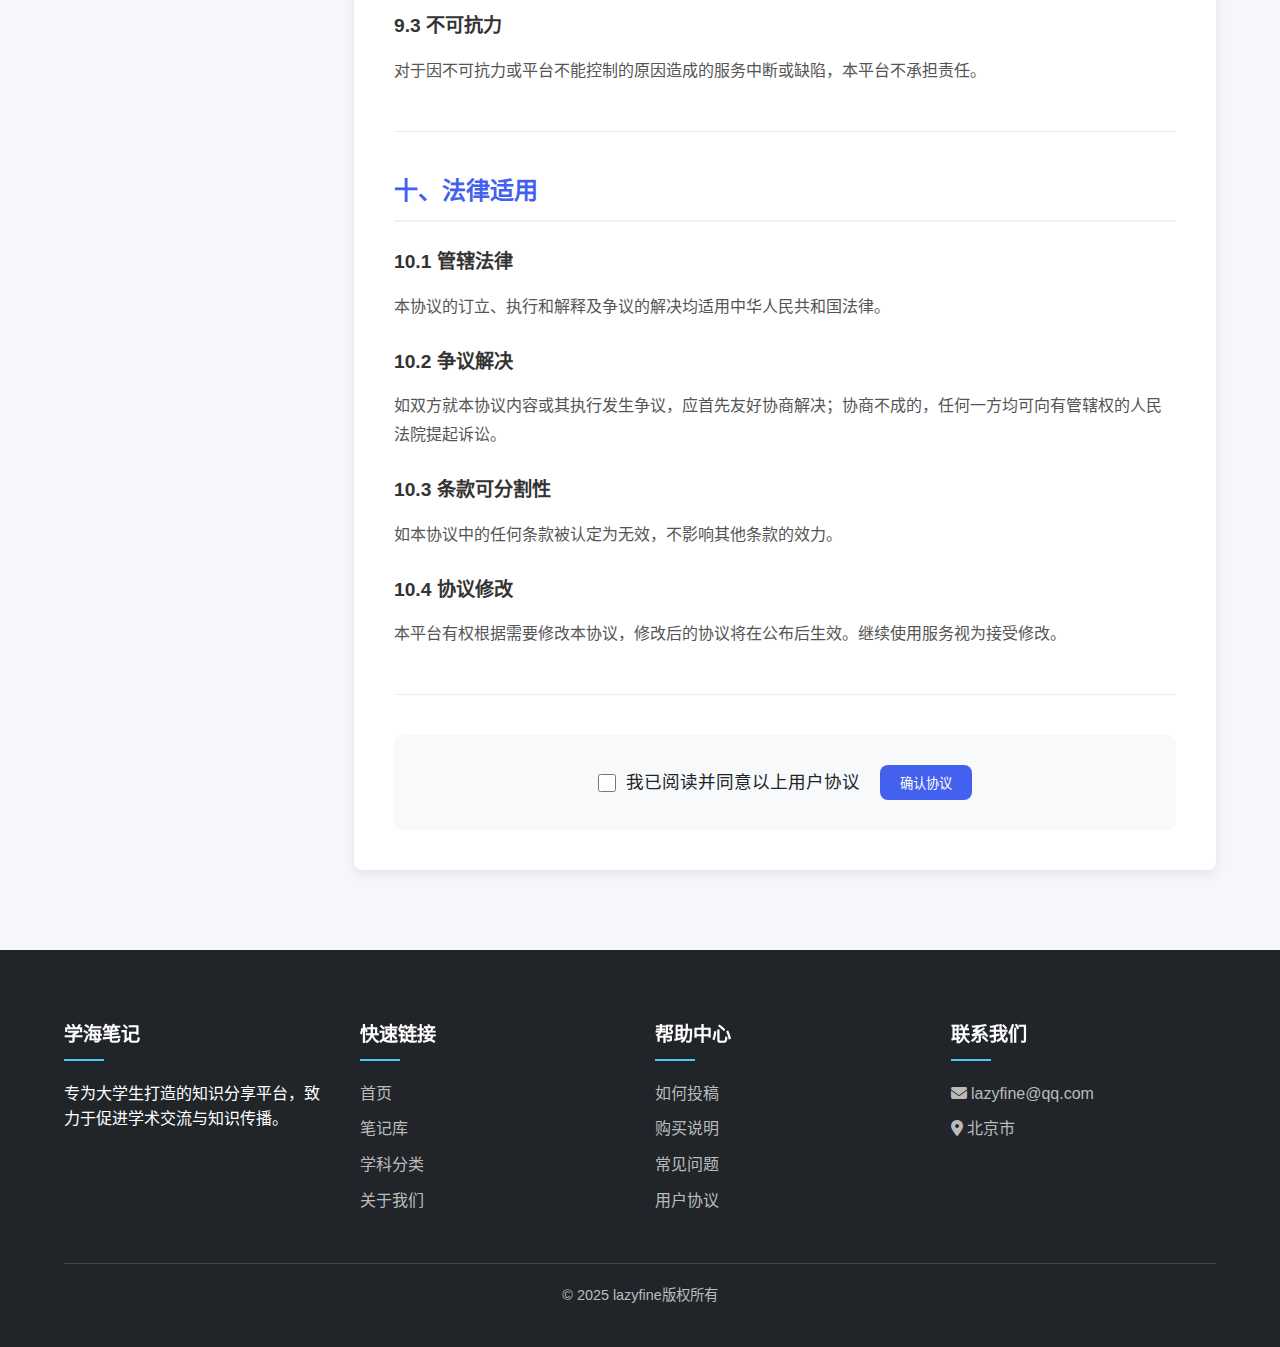
<file: terms.html>
<!DOCTYPE html>
<html lang="zh-CN">
<head>
    <meta charset="UTF-8">
    <meta name="viewport" content="width=device-width, initial-scale=1.0">
    <title>用户协议 - 学海笔记</title>
    <link rel="stylesheet" href="css/style.css">
    <link rel="stylesheet" href="https://cdnjs.cloudflare.com/ajax/libs/font-awesome/6.4.0/css/all.min.css">
</head>
<body>
    <!-- 导航栏 -->
    <header>
        <div class="container">
            <nav>
                <a href="index.html" class="logo">
                    <i class="fas fa-book-open"></i>
                    Lazyfine
                </a>
                <ul class="nav-links">
                    <li><a href="index.html">首页</a></li>
                    <li><a href="notes.html">笔记库</a></li>
                    <li><a href="categories.html">学科分类</a></li>
                    <li><a href="contribute.html">我要投稿</a></li>
                    <li><a href="about.html">关于我们</a></li>
                </ul>
                <div class="auth-buttons">
                    <button class="btn btn-outline" onclick="location.href='login.html'">登录</button>
                    <button class="btn btn-primary" onclick="location.href='register.html'">注册</button>
                </div>
            </nav>
        </div>
    </header>

    <!-- 用户协议内容 -->
    <section class="terms-page">
        <div class="container">
            <div class="page-header">
                <h1>用户协议</h1>
                <p>最后更新日期：2023年11月15日</p>
            </div>
            
            <div class="terms-content">
                <!-- 快速导航 -->
                <div class="terms-nav">
                    <h3>快速导航</h3>
                    <ul>
                        <li><a href="#introduction">一、协议引言</a></li>
                        <li><a href="#account">二、账户注册</a></li>
                        <li><a href="#intellectual-property">三、知识产权</a></li>
                        <li><a href="#note-copyright">四、笔记版权</a></li>
                        <li><a href="#infringement">五、侵权处理</a></li>
                        <li><a href="#user-conduct">六、用户行为规范</a></li>
                        <li><a href="#payment">七、支付与退款</a></li>
                        <li><a href="#privacy">八、隐私保护</a></li>
                        <li><a href="#liability">九、责任限制</a></li>
                        <li><a href="#governing-law">十、法律适用</a></li>
                    </ul>
                </div>
                
                <div class="terms-text">
                    <!-- 协议引言 -->
                    <div class="terms-section" id="introduction">
                        <h2>一、协议引言</h2>
                        <p>欢迎使用学海笔记平台！在您注册成为学海笔记用户之前，请仔细阅读本用户协议（以下简称"本协议"）。</p>
                        <p>本协议是您与学海笔记平台（以下简称"本平台"）之间就使用平台服务所订立的协议。您点击"同意"按钮完成注册，即表示您已充分阅读、理解并接受本协议的全部内容。</p>
                    </div>
                    
                    <!-- 账户注册 -->
                    <div class="terms-section" id="account">
                        <h2>二、账户注册</h2>
                        <h3>2.1 注册资格</h3>
                        <p>您确认，在您完成注册程序时，您应当是具备完全民事权利能力和完全民事行为能力的自然人、法人或其他组织。</p>
                        
                        <h3>2.2 注册信息</h3>
                        <p>您应提供真实、准确、完整、合法的注册信息，并及时更新。如因注册信息不实而引起的问题，本平台不承担任何责任。</p>
                        
                        <h3>2.3 账户安全</h3>
                        <p>您有责任维护账户的安全，对通过您的账户进行的活动承担全部责任。如发现任何非法使用账户的情况，请立即通知本平台。</p>
                    </div>
                    
                    <!-- 知识产权 -->
                    <div class="terms-section" id="intellectual-property">
                        <h2>三、知识产权</h2>
                        <h3>3.1 平台知识产权</h3>
                        <p>学海笔记平台的所有内容，包括但不限于文字、图形、LOGO、创意、软件等，均受著作权法、商标法、专利法等相关法律法规的保护。</p>
                        
                        <h3>3.2 用户内容授权</h3>
                        <p>您在本平台上传、发布内容，即视为您授予本平台在全球范围内免费的、永久的、不可撤销的非独家使用许可，本平台有权使用、复制、修改、改编、出版、翻译、创作衍生作品等。</p>
                    </div>
                    
                    <!-- 笔记版权 -->
                    <div class="terms-section" id="note-copyright">
                        <h2>四、笔记版权</h2>
                        <h3>4.1 原创性保证</h3>
                        <p>您保证上传到本平台的所有笔记内容均为原创作品，或已获得合法授权，不侵犯任何第三方的知识产权和其他合法权益。</p>
                        
                        <h3>4.2 版权归属</h3>
                        <p>您上传的笔记版权归您或原著作权人所有。本平台仅为内容提供存储和分发服务，不主张对用户上传内容的版权。</p>
                        
                        <h3>4.3 授权范围</h3>
                        <p>购买者获得笔记的个人学习使用权，不得将笔记用于商业用途或进行二次分发。禁止对笔记内容进行复制、修改、公开展示或创建衍生作品。</p>
                        
                        <h3>4.4 引用规范</h3>
                        <p>如笔记中包含引用他人作品的内容，必须明确标注出处，且引用比例应符合《著作权法》规定的合理使用范围。</p>
                    </div>
                    
                    <!-- 侵权处理 -->
                    <div class="terms-section" id="infringement">
                        <h2>五、侵权处理</h2>
                        <h3>5.1 侵权举报</h3>
                        <p>如您认为本平台上的内容侵犯了您的合法权益，请通过以下方式联系我们：</p>
                        <ul>
                            <li>发送邮件至：copyright@xuehaibiji.com</li>
                            <li>提供侵权内容的具体链接和侵权说明</li>
                            <li>提供权属证明和身份证明文件</li>
                            <li>签署书面投诉文件</li>
                        </ul>
                        
                        <h3>5.2 处理流程</h3>
                        <p>本平台在收到符合要求的侵权通知后，将在24小时内进行核实并采取相应措施，包括但不限于删除侵权内容、暂停用户账户等。</p>
                        
                        <h3>5.3 反通知程序</h3>
                        <p>如您认为删除的内容不构成侵权，可以提供反通知及相关证明材料，本平台将在核实后恢复被删除内容。</p>
                        
                        <h3>5.4 法律责任</h3>
                        <p>用户应对其上传内容承担全部法律责任。如因用户上传侵权内容导致平台遭受损失的，用户应承担相应的赔偿责任。</p>
                    </div>
                    
                    <!-- 用户行为规范 -->
                    <div class="terms-section" id="user-conduct">
                        <h2>六、用户行为规范</h2>
                        <h3>6.1 禁止行为</h3>
                        <p>用户不得从事以下行为：</p>
                        <ul>
                            <li>上传侵犯他人知识产权的笔记</li>
                            <li>发布虚假、欺诈性内容</li>
                            <li>传播病毒、恶意代码</li>
                            <li>干扰平台正常运行</li>
                            <li>从事非法交易活动</li>
                            <li>侵犯他人隐私权</li>
                        </ul>
                        
                        <h3>6.2 内容审核</h3>
                        <p>本平台有权对用户上传的内容进行审核，如发现违规内容，有权不予通过或立即删除，且不承担任何责任。</p>
                        
                        <h3>6.3 违规处理</h3>
                        <p>对于违反本协议的用户，本平台有权采取警告、限制功能、暂停服务、终止账户等措施。</p>
                    </div>
                    
                    <!-- 支付与退款 -->
                    <div class="terms-section" id="payment">
                        <h2>七、支付与退款</h2>
                        <h3>7.1 支付方式</h3>
                        <p>本平台支持微信支付、支付宝等多种支付方式。支付过程中产生的手续费由用户承担。</p>
                        
                        <h3>7.2 退款政策</h3>
                        <p>在以下情况下可以申请退款：</p>
                        <ul>
                            <li>购买后24小时内且未下载笔记</li>
                            <li>笔记内容与描述严重不符</li>
                            <li>因技术问题导致无法正常使用</li>
                        </ul>
                        
                        <h3>7.3 收益结算</h3>
                        <p>创作者收益按70%比例分成，每月15日进行结算。单笔提现金额不低于10元。</p>
                    </div>
                    
                    <!-- 隐私保护 -->
                    <div class="terms-section" id="privacy">
                        <h2>八、隐私保护</h2>
                        <h3>8.1 信息收集</h3>
                        <p>我们收集的信息包括：注册信息、使用数据、设备信息等，用于提供和改进服务。</p>
                        
                        <h3>8.2 信息使用</h3>
                        <p>我们承诺不向第三方出售或出租您的个人信息，除非获得您的同意或法律法规要求。</p>
                        
                        <h3>8.3 数据安全</h3>
                        <p>我们采取合理的安全措施保护您的个人信息，但无法保证绝对安全。</p>
                    </div>
                    
                    <!-- 责任限制 -->
                    <div class="terms-section" id="liability">
                        <h2>九、责任限制</h2>
                        <h3>9.1 服务"按原样"提供</h3>
                        <p>本平台按"现状"和"可得到"的状态提供服务，不提供任何形式的担保。</p>
                        
                        <h3>9.2 责任上限</h3>
                        <p>在任何情况下，本平台对用户的直接损害赔偿不超过用户向本平台支付的费用总额。</p>
                        
                        <h3>9.3 不可抗力</h3>
                        <p>对于因不可抗力或平台不能控制的原因造成的服务中断或缺陷，本平台不承担责任。</p>
                    </div>
                    
                    <!-- 法律适用 -->
                    <div class="terms-section" id="governing-law">
                        <h2>十、法律适用</h2>
                        <h3>10.1 管辖法律</h3>
                        <p>本协议的订立、执行和解释及争议的解决均适用中华人民共和国法律。</p>
                        
                        <h3>10.2 争议解决</h3>
                        <p>如双方就本协议内容或其执行发生争议，应首先友好协商解决；协商不成的，任何一方均可向有管辖权的人民法院提起诉讼。</p>
                        
                        <h3>10.3 条款可分割性</h3>
                        <p>如本协议中的任何条款被认定为无效，不影响其他条款的效力。</p>
                        
                        <h3>10.4 协议修改</h3>
                        <p>本平台有权根据需要修改本协议，修改后的协议将在公布后生效。继续使用服务视为接受修改。</p>
                    </div>
                    
                    <!-- 协议确认 -->
                    <div class="agreement-confirm">
                        <div class="confirm-box">
                            <label>
                                <input type="checkbox" id="agreeCheckbox">
                                我已阅读并同意以上用户协议
                            </label>
                            <button class="btn btn-primary" onclick="confirmAgreement()">确认协议</button>
                        </div>
                    </div>
                </div>
            </div>
        </div>
    </section>

    <!-- 页脚 -->
    <footer>
        <div class="container">
            <div class="footer-content">
                <div class="footer-column">
                    <h3>学海笔记</h3>
                    <p>专为大学生打造的知识分享平台，致力于促进学术交流与知识传播。</p>
                </div>
                <div class="footer-column">
                    <h3>快速链接</h3>
                    <ul class="footer-links">
                        <li><a href="index.html">首页</a></li>
                        <li><a href="notes.html">笔记库</a></li>
                        <li><a href="categories.html">学科分类</a></li>
                        <li><a href="about.html">关于我们</a></li>
                    </ul>
                </div>
                <div class="footer-column">
                    <h3>帮助中心</h3>
                    <ul class="footer-links">
                        <li><a href="contribute.html">如何投稿</a></li>
                        <li><a href="help.html">购买说明</a></li>
                        <li><a href="faq.html">常见问题</a></li>
                        <li><a href="terms.html">用户协议</a></li>
                    </ul>
                </div>
                <div class="footer-column">
                    <h3>联系我们</h3>
                    <ul class="footer-links">
                        <li><a href="mailto:contact@xuehaibiji.com"><i class="fas fa-envelope"></i> lazyfine@qq.com</a></li>
                     
                        <li><a href="#"><i class="fas fa-map-marker-alt"></i> 北京市</a></li>
                    </ul>
                </div>
            </div>
            <div class="copyright">
                <p>&copy; 2025 lazyfine版权所有</p>
            </div>
        </div>
    </footer>

    <style>
        .terms-page {
            padding: 60px 0;
            background: #f5f7fb;
            min-height: 100vh;
        }
        
        .terms-content {
            display: grid;
            grid-template-columns: 250px 1fr;
            gap: 40px;
        }
        
        .terms-nav {
            position: sticky;
            top: 100px;
            height: fit-content;
            background: white;
            border-radius: var(--border-radius);
            box-shadow: var(--shadow);
            padding: 20px;
        }
        
        .terms-nav h3 {
            margin-bottom: 15px;
            color: var(--primary);
            padding-bottom: 10px;
            border-bottom: 1px solid #eee;
        }
        
        .terms-nav ul {
            list-style: none;
        }
        
        .terms-nav li {
            margin-bottom: 8px;
        }
        
        .terms-nav a {
            color: #555;
            text-decoration: none;
            transition: color 0.3s;
            display: block;
            padding: 5px 0;
        }
        
        .terms-nav a:hover {
            color: var(--primary);
            padding-left: 5px;
        }
        
        .terms-text {
            background: white;
            border-radius: var(--border-radius);
            box-shadow: var(--shadow);
            padding: 40px;
        }
        
        .terms-section {
            margin-bottom: 40px;
            padding-bottom: 30px;
            border-bottom: 1px solid #eee;
        }
        
        .terms-section:last-child {
            border-bottom: none;
        }
        
        .terms-section h2 {
            font-size: 1.5rem;
            margin-bottom: 20px;
            color: var(--primary);
            padding-bottom: 10px;
            border-bottom: 2px solid #f0f0f0;
        }
        
        .terms-section h3 {
            font-size: 1.2rem;
            margin: 25px 0 15px;
            color: #333;
        }
        
        .terms-section p {
            line-height: 1.8;
            margin-bottom: 15px;
            color: #555;
        }
        
        .terms-section ul, .terms-section ol {
            margin-left: 20px;
            margin-bottom: 15px;
        }
        
        .terms-section li {
            margin-bottom: 8px;
            line-height: 1.6;
        }
        
        .agreement-confirm {
            margin-top: 40px;
            padding: 30px;
            background: #f8f9fa;
            border-radius: var(--border-radius);
            text-align: center;
        }
        
        .confirm-box {
            display: flex;
            align-items: center;
            justify-content: center;
            gap: 20px;
        }
        
        .confirm-box label {
            display: flex;
            align-items: center;
            gap: 10px;
            font-size: 1.1rem;
            cursor: pointer;
        }
        
        .confirm-box input[type="checkbox"] {
            width: 18px;
            height: 18px;
        }
        
        @media (max-width: 768px) {
            .terms-content {
                grid-template-columns: 1fr;
            }
            
            .terms-nav {
                position: static;
                margin-bottom: 20px;
            }
            
            .confirm-box {
                flex-direction: column;
            }
        }
    </style>

    <script>
        // 平滑滚动到锚点
        document.querySelectorAll('.terms-nav a').forEach(link => {
            link.addEventListener('click', function(e) {
                e.preventDefault();
                const targetId = this.getAttribute('href').substring(1);
                const targetSection = document.getElementById(targetId);
                
                if (targetSection) {
                    targetSection.scrollIntoView({
                        behavior: 'smooth',
                        block: 'start'
                    });
                }
            });
        });
        
        // 确认协议功能
        function confirmAgreement() {
            const checkbox = document.getElementById('agreeCheckbox');
            if (!checkbox.checked) {
                alert('请先阅读并同意用户协议');
                return;
            }
            
            alert('协议确认成功！');
            // 实际应用中这里会跳转到注册页面或设置用户协议确认状态
            window.location.href = 'register.html';
        }
        
        // 导航高亮显示当前章节
        window.addEventListener('scroll', function() {
            const sections = document.querySelectorAll('.terms-section');
            const navLinks = document.querySelectorAll('.terms-nav a');
            
            let currentSection = '';
            
            sections.forEach(section => {
                const sectionTop = section.offsetTop - 100;
                if (window.scrollY >= sectionTop) {
                    currentSection = section.getAttribute('id');
                }
            });
            
            navLinks.forEach(link => {
                link.classList.remove('active');
                if (link.getAttribute('href') === '#' + currentSection) {
                    link.classList.add('active');
                }
            });
        });
    </script>
</body>
</html>
</file>
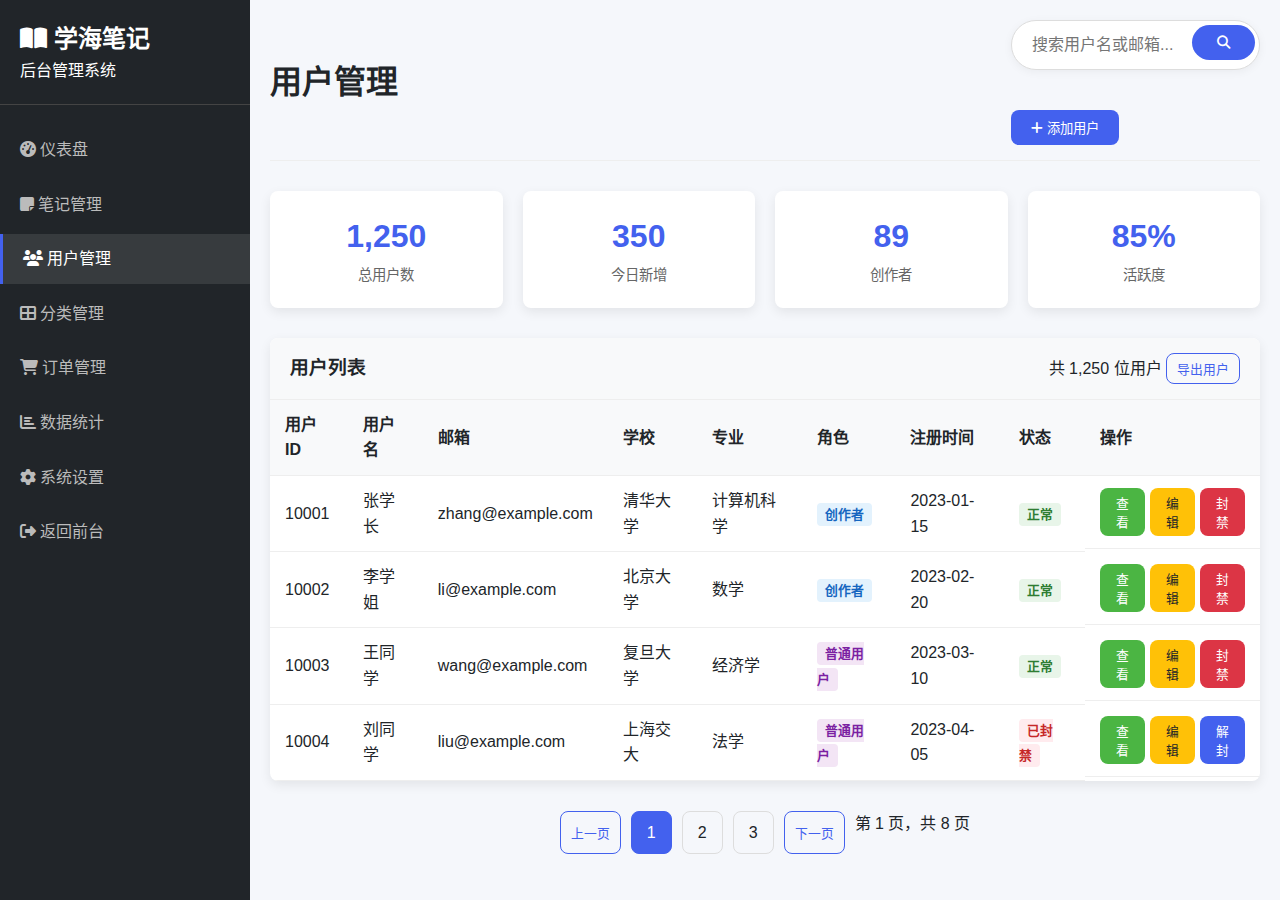
<file: admin/categories.html>
<!DOCTYPE html>
<html lang="zh-CN">
<head>
    <meta charset="UTF-8">
    <meta name="viewport" content="width=device-width, initial-scale=1.0">
    <title>用户管理 - 学海笔记后台</title>
    <link rel="stylesheet" href="../css/style.css">
    <link rel="stylesheet" href="https://cdnjs.cloudflare.com/ajax/libs/font-awesome/6.4.0/css/all.min.css">
</head>
<body>
    <div class="admin-container">
        <!-- 侧边栏 -->
        <div class="admin-sidebar">
            <div class="admin-logo">
                <h2><i class="fas fa-book-open"></i> 学海笔记</h2>
                <p>后台管理系统</p>
            </div>
            <ul class="admin-menu">
                <li><a href="index.html"><i class="fas fa-tachometer-alt"></i> 仪表盘</a></li>
                <li><a href="notes.html"><i class="fas fa-sticky-note"></i> 笔记管理</a></li>
                <li><a href="users.html" class="active"><i class="fas fa-users"></i> 用户管理</a></li>
                <li><a href="categories.html"><i class="fas fa-th-large"></i> 分类管理</a></li>
                <li><a href="orders.html"><i class="fas fa-shopping-cart"></i> 订单管理</a></li>
                <li><a href="reports.html"><i class="fas fa-chart-bar"></i> 数据统计</a></li>
                <li><a href="settings.html"><i class="fas fa-cog"></i> 系统设置</a></li>
                <li><a href="../index.html"><i class="fas fa-sign-out-alt"></i> 返回前台</a></li>
            </ul>
        </div>
        
        <!-- 主要内容 -->
        <div class="admin-content">
            <div class="admin-header">
                <h1>用户管理</h1>
                <div class="header-actions">
                    <div class="search-box">
                        <input type="text" placeholder="搜索用户名或邮箱...">
                        <button><i class="fas fa-search"></i></button>
                    </div>
                    <button class="btn btn-primary" onclick="addUser()"><i class="fas fa-plus"></i> 添加用户</button>
                </div>
            </div>
            
            <!-- 用户统计 -->
            <div class="stats-cards">
                <div class="stat-card">
                    <span class="number">1,250</span>
                    <span class="label">总用户数</span>
                </div>
                <div class="stat-card">
                    <span class="number">350</span>
                    <span class="label">今日新增</span>
                </div>
                <div class="stat-card">
                    <span class="number">89</span>
                    <span class="label">创作者</span>
                </div>
                <div class="stat-card">
                    <span class="number">85%</span>
                    <span class="label">活跃度</span>
                </div>
            </div>
            
            <!-- 用户列表 -->
            <div class="data-table">
                <div class="table-header">
                    <h3>用户列表</h3>
                    <div class="table-actions">
                        <span>共 1,250 位用户</span>
                        <button class="btn btn-outline btn-sm" onclick="exportUsers()">导出用户</button>
                    </div>
                </div>
                <div class="table-content">
                    <table>
                        <thead>
                            <tr>
                                <th>用户ID</th>
                                <th>用户名</th>
                                <th>邮箱</th>
                                <th>学校</th>
                                <th>专业</th>
                                <th>角色</th>
                                <th>注册时间</th>
                                <th>状态</th>
                                <th>操作</th>
                            </tr>
                        </thead>
                        <tbody>
                            <tr>
                                <td>10001</td>
                                <td>张学长</td>
                                <td>zhang@example.com</td>
                                <td>清华大学</td>
                                <td>计算机科学</td>
                                <td><span class="role creator">创作者</span></td>
                                <td>2023-01-15</td>
                                <td><span class="status active">正常</span></td>
                                <td class="action-buttons">
                                    <button class="btn btn-success btn-sm" onclick="viewUser(10001)">查看</button>
                                    <button class="btn btn-warning btn-sm" onclick="editUser(10001)">编辑</button>
                                    <button class="btn btn-danger btn-sm" onclick="banUser(10001)">封禁</button>
                                </td>
                            </tr>
                            <tr>
                                <td>10002</td>
                                <td>李学姐</td>
                                <td>li@example.com</td>
                                <td>北京大学</td>
                                <td>数学</td>
                                <td><span class="role creator">创作者</span></td>
                                <td>2023-02-20</td>
                                <td><span class="status active">正常</span></td>
                                <td class="action-buttons">
                                    <button class="btn btn-success btn-sm" onclick="viewUser(10002)">查看</button>
                                    <button class="btn btn-warning btn-sm" onclick="editUser(10002)">编辑</button>
                                    <button class="btn btn-danger btn-sm" onclick="banUser(10002)">封禁</button>
                                </td>
                            </tr>
                            <tr>
                                <td>10003</td>
                                <td>王同学</td>
                                <td>wang@example.com</td>
                                <td>复旦大学</td>
                                <td>经济学</td>
                                <td><span class="role user">普通用户</span></td>
                                <td>2023-03-10</td>
                                <td><span class="status active">正常</span></td>
                                <td class="action-buttons">
                                    <button class="btn btn-success btn-sm" onclick="viewUser(10003)">查看</button>
                                    <button class="btn btn-warning btn-sm" onclick="editUser(10003)">编辑</button>
                                    <button class="btn btn-danger btn-sm" onclick="banUser(10003)">封禁</button>
                                </td>
                            </tr>
                            <tr>
                                <td>10004</td>
                                <td>刘同学</td>
                                <td>liu@example.com</td>
                                <td>上海交大</td>
                                <td>法学</td>
                                <td><span class="role user">普通用户</span></td>
                                <td>2023-04-05</td>
                                <td><span class="status banned">已封禁</span></td>
                                <td class="action-buttons">
                                    <button class="btn btn-success btn-sm" onclick="viewUser(10004)">查看</button>
                                    <button class="btn btn-warning btn-sm" onclick="editUser(10004)">编辑</button>
                                    <button class="btn btn-primary btn-sm" onclick="unbanUser(10004)">解封</button>
                                </td>
                            </tr>
                        </tbody>
                    </table>
                </div>
            </div>
            
            <!-- 分页 -->
            <div class="pagination">
                <button class="btn btn-outline btn-sm">上一页</button>
                <a href="#" class="page-link active">1</a>
                <a href="#" class="page-link">2</a>
                <a href="#" class="page-link">3</a>
                <button class="btn btn-outline btn-sm">下一页</button>
                <span class="page-info">第 1 页，共 8 页</span>
            </div>
        </div>
    </div>

    <style>
        .role {
            padding: 4px 8px;
            border-radius: 4px;
            font-size: 0.8rem;
            font-weight: bold;
        }
        
        .role.creator {
            background: #e3f2fd;
            color: #1565c0;
        }
        
        .role.user {
            background: #f3e5f5;
            color: #7b1fa2;
        }
        
        .role.admin {
            background: #fff3e0;
            color: #ef6c00;
        }
        
        .status.active {
            background: #e8f5e9;
            color: #2e7d32;
        }
        
        .status.banned {
            background: #ffebee;
            color: #c62828;
        }
    </style>

    <script>
        function addUser() {
            alert('添加用户功能开发中...');
        }
        
        function viewUser(id) {
            alert(`查看用户 ID: ${id}`);
        }
        
        function editUser(id) {
            alert(`编辑用户 ID: ${id}`);
        }
        
        function banUser(id) {
            if (confirm('确定要封禁这个用户吗？')) {
                alert('用户已封禁');
            }
        }
        
        function unbanUser(id) {
            if (confirm('确定要解封这个用户吗？')) {
                alert('用户已解封');
            }
        }
        
        function exportUsers() {
            alert('导出用户数据功能开发中...');
        }
    </script>
</body>
</html>
</file>
<file: css/style.css>
:root {
    --primary: #4361ee;
    --secondary: #3a0ca3;
    --accent: #4cc9f0;
    --light: #f8f9fa;
    --dark: #212529;
    --success: #4bb543;
    --warning: #ffc107;
    --danger: #dc3545;
    --card-bg: #ffffff;
    --shadow: 0 4px 12px rgba(0, 0, 0, 0.08);
    --border-radius: 8px;
}

* {
    margin: 0;
    padding: 0;
    box-sizing: border-box;
    font-family: 'Segoe UI', Tahoma, Geneva, Verdana, sans-serif;
}

body {
    background-color: #f5f7fb;
    color: var(--dark);
    line-height: 1.6;
}

a {
    text-decoration: none;
    color: inherit;
}

.container {
    width: 90%;
    max-width: 1200px;
    margin: 0 auto;
    padding: 20px 0;
}

/* 导航栏样式 */
header {
    background-color: white;
    box-shadow: 0 2px 10px rgba(0, 0, 0, 0.1);
    position: sticky;
    top: 0;
    z-index: 1000;
}

nav {
    display: flex;
    justify-content: space-between;
    align-items: center;
    padding: 15px 0;
}

.logo {
    font-size: 1.8rem;
    font-weight: 700;
    color: var(--primary);
    display: flex;
    align-items: center;
}

.logo i {
    margin-right: 10px;
}

.nav-links {
    display: flex;
    list-style: none;
}

.nav-links li {
    margin-left: 30px;
}

.nav-links a {
    font-weight: 500;
    transition: color 0.3s;
    padding: 5px 0;
    position: relative;
}

.nav-links a:hover, .nav-links a.active {
    color: var(--primary);
}

.nav-links a.active:after {
    content: '';
    position: absolute;
    bottom: -5px;
    left: 0;
    width: 100%;
    height: 2px;
    background: var(--primary);
}

.auth-buttons {
    display: flex;
    gap: 15px;
}

.btn {
    padding: 8px 20px;
    border-radius: var(--border-radius);
    font-weight: 500;
    cursor: pointer;
    transition: all 0.3s;
    border: none;
    display: inline-block;
}

.btn-outline {
    border: 1px solid var(--primary);
    color: var(--primary);
    background: transparent;
}

.btn-primary {
    background: var(--primary);
    color: white;
}

.btn-primary:hover {
    background: var(--secondary);
    transform: translateY(-2px);
}

.btn-outline:hover {
    background: rgba(67, 97, 238, 0.1);
}

.btn-light {
    background: white;
    color: var(--primary);
    padding: 12px 30px;
    font-size: 1.1rem;
    border-radius: var(--border-radius);
    display: inline-block;
    font-weight: 600;
    transition: all 0.3s;
}

.btn-light:hover {
    transform: translateY(-2px);
    box-shadow: 0 5px 15px rgba(0, 0, 0, 0.1);
}

/* 英雄区域样式 */
.hero {
    padding: 80px 0;
    text-align: center;
    background: linear-gradient(135deg, #f5f7fb 0%, #e6ecff 100%);
}

.hero h1 {
    font-size: 2.8rem;
    margin-bottom: 20px;
    color: var(--dark);
}

.hero p {
    font-size: 1.2rem;
    max-width: 700px;
    margin: 0 auto 30px;
    color: #555;
}

.search-box {
    max-width: 600px;
    margin: 0 auto 40px;
    position: relative;
}

.search-box input {
    width: 100%;
    padding: 15px 20px;
    border-radius: 50px;
    border: 1px solid #ddd;
    font-size: 1rem;
    box-shadow: 0 2px 10px rgba(0, 0, 0, 0.05);
    transition: all 0.3s;
}

.search-box input:focus {
    outline: none;
    border-color: var(--primary);
    box-shadow: 0 2px 15px rgba(67, 97, 238, 0.2);
}

.search-box button {
    position: absolute;
    right: 5px;
    top: 5px;
    padding: 10px 25px;
    border-radius: 50px;
    background: var(--primary);
    color: white;
    border: none;
    cursor: pointer;
    transition: all 0.3s;
}

.search-box button:hover {
    background: var(--secondary);
}

.stats {
    display: flex;
    justify-content: center;
    gap: 40px;
    margin-top: 40px;
}

.stat-item {
    text-align: center;
}

.stat-number {
    display: block;
    font-size: 2.5rem;
    font-weight: 700;
    color: var(--primary);
}

.stat-label {
    font-size: 1rem;
    color: #666;
}

/* 学科分类样式 */
.categories {
    padding: 60px 0;
}

.section-title {
    text-align: center;
    margin-bottom: 40px;
    font-size: 2rem;
    color: var(--dark);
}

.category-grid {
    display: grid;
    grid-template-columns: repeat(auto-fill, minmax(250px, 1fr));
    gap: 20px;
}

.category-card {
    background: var(--card-bg);
    border-radius: var(--border-radius);
    padding: 25px;
    text-align: center;
    box-shadow: var(--shadow);
    transition: transform 0.3s, box-shadow 0.3s;
    cursor: pointer;
}

.category-card:hover {
    transform: translateY(-5px);
    box-shadow: 0 10px 20px rgba(0, 0, 0, 0.12);
}

.category-icon {
    font-size: 2.5rem;
    color: var(--primary);
    margin-bottom: 15px;
}

/* 热门笔记样式 */
.featured-notes {
    padding: 60px 0;
    background: white;
}

.notes-grid {
    display: grid;
    grid-template-columns: repeat(auto-fill, minmax(300px, 1fr));
    gap: 25px;
    margin-bottom: 40px;
}

.note-card {
    background: var(--card-bg);
    border-radius: var(--border-radius);
    overflow: hidden;
    box-shadow: var(--shadow);
    transition: transform 0.3s;
    cursor: pointer;
}

.note-card:hover {
    transform: translateY(-5px);
}

.note-image {
    height: 160px;
    width: 100%;
    background-size: cover;
    background-position: center;
}

.note-content {
    padding: 20px;
}

.note-title {
    font-size: 1.3rem;
    margin-bottom: 10px;
}

.note-meta {
    display: flex;
    justify-content: space-between;
    font-size: 0.9rem;
    color: #777;
    margin-bottom: 15px;
}

.note-description {
    color: #555;
    margin-bottom: 15px;
    font-size: 0.95rem;
    display: -webkit-box;
    -webkit-line-clamp: 2;
    -webkit-box-orient: vertical;
    overflow: hidden;
}

.note-footer {
    display: flex;
    justify-content: space-between;
    align-items: center;
}

.note-price {
    font-weight: bold;
    color: var(--primary);
}

.rating {
    color: var(--warning);
}

.view-all {
    text-align: center;
}

/* 投稿引导样式 */
.contribution {
    padding: 80px 0;
    text-align: center;
    background: linear-gradient(135deg, #4361ee 0%, #3a0ca3 100%);
    color: white;
}

.contribution h2 {
    font-size: 2.2rem;
    margin-bottom: 20px;
}

.contribution p {
    max-width: 700px;
    margin: 0 auto 30px;
    font-size: 1.1rem;
    opacity: 0.9;
}

/* 页脚样式 */
footer {
    background: var(--dark);
    color: white;
    padding: 50px 0 20px;
}

.footer-content {
    display: grid;
    grid-template-columns: repeat(auto-fit, minmax(200px, 1fr));
    gap: 30px;
    margin-bottom: 40px;
}

.footer-column h3 {
    font-size: 1.2rem;
    margin-bottom: 20px;
    position: relative;
    padding-bottom: 10px;
}

.footer-column h3:after {
    content: '';
    position: absolute;
    left: 0;
    bottom: 0;
    width: 40px;
    height: 2px;
    background: var(--accent);
}

.footer-links {
    list-style: none;
}

.footer-links li {
    margin-bottom: 10px;
}

.footer-links a {
    color: #bbb;
    transition: all 0.3s;
}

.footer-links a:hover {
    color: white;
    padding-left: 5px;
}

.copyright {
    text-align: center;
    padding-top: 20px;
    border-top: 1px solid #444;
    color: #bbb;
    font-size: 0.9rem;
}

/* 响应式设计 */
@media (max-width: 768px) {
    .nav-links {
        display: none;
    }

    .hero h1 {
        font-size: 2.2rem;
    }

    .category-grid, .notes-grid {
        grid-template-columns: 1fr;
    }

    .auth-buttons {
        display: none;
    }
    
    .stats {
        flex-direction: column;
        gap: 20px;
    }
    
    .footer-content {
        grid-template-columns: 1fr;
    }
}

/* 笔记详情页样式 */
.note-detail {
    padding: 40px 0;
}

.note-header {
    background: white;
    padding: 30px;
    border-radius: var(--border-radius);
    box-shadow: var(--shadow);
    margin-bottom: 30px;
}

.note-title-large {
    font-size: 2rem;
    margin-bottom: 15px;
}

.note-meta-large {
    display: flex;
    gap: 20px;
    margin-bottom: 20px;
    color: #666;
}

.note-actions {
    display: flex;
    gap: 15px;
    margin-top: 20px;
}

.note-content-area {
    background: white;
    padding: 30px;
    border-radius: var(--border-radius);
    box-shadow: var(--shadow);
    min-height: 400px;
}

/* 后台管理样式 */
.admin-container {
    display: flex;
    min-height: 100vh;
}

.admin-sidebar {
    width: 250px;
    background: var(--dark);
    color: white;
    padding: 20px 0;
}

.admin-logo {
    padding: 0 20px 20px;
    border-bottom: 1px solid #444;
    margin-bottom: 20px;
}

.admin-menu {
    list-style: none;
}

.admin-menu li {
    margin-bottom: 5px;
}

.admin-menu a {
    display: block;
    padding: 12px 20px;
    color: #bbb;
    transition: all 0.3s;
}

.admin-menu a:hover, .admin-menu a.active {
    background: rgba(255, 255, 255, 0.1);
    color: white;
    border-left: 3px solid var(--primary);
}

.admin-content {
    flex: 1;
    padding: 20px;
    background: #f5f7fb;
}

.admin-header {
    display: flex;
    justify-content: space-between;
    align-items: center;
    margin-bottom: 30px;
    padding-bottom: 15px;
    border-bottom: 1px solid #eee;
}

.stats-cards {
    display: grid;
    grid-template-columns: repeat(auto-fill, minmax(200px, 1fr));
    gap: 20px;
    margin-bottom: 30px;
}

.stat-card {
    background: white;
    padding: 20px;
    border-radius: var(--border-radius);
    box-shadow: var(--shadow);
    text-align: center;
}

.stat-card .number {
    font-size: 2rem;
    font-weight: bold;
    color: var(--primary);
    display: block;
}

.stat-card .label {
    color: #666;
    font-size: 0.9rem;
}

.data-table {
    background: white;
    border-radius: var(--border-radius);
    overflow: hidden;
    box-shadow: var(--shadow);
}

.table-header {
    padding: 15px 20px;
    background: #f8f9fa;
    border-bottom: 1px solid #eee;
    display: flex;
    justify-content: space-between;
    align-items: center;
}

.table-content {
    padding: 0;
}

table {
    width: 100%;
    border-collapse: collapse;
}

th, td {
    padding: 12px 15px;
    text-align: left;
    border-bottom: 1px solid #eee;
}

th {
    background: #f8f9fa;
    font-weight: 600;
}

tr:hover {
    background: #f8f9fa;
}

.action-buttons {
    display: flex;
    gap: 5px;
}

.btn-sm {
    padding: 5px 10px;
    font-size: 0.8rem;
}

.btn-success {
    background: var(--success);
    color: white;
}

.btn-warning {
    background: var(--warning);
    color: var(--dark);
}

.btn-danger {
    background: var(--danger);
    color: white;
}

.status {
    padding: 4px 8px;
    border-radius: 4px;
    font-size: 0.8rem;
    font-weight: bold;
}

.status.completed {
    background: #e8f5e9;
    color: #2e7d32;
}

.status.pending {
    background: #fff3e0;
    color: #ef6c00;
}

.page-header {
    margin-bottom: 30px;
}

.page-header h1 {
    font-size: 2.2rem;
    margin-bottom: 10px;
}

.page-header p {
    color: #666;
    font-size: 1.1rem;
}

.filters {
    display: flex;
    gap: 20px;
    margin-bottom: 30px;
    padding: 20px;
    background: white;
    border-radius: var(--border-radius);
    box-shadow: var(--shadow);
}

.filter-group {
    display: flex;
    align-items: center;
    gap: 10px;
}

.filter-group label {
    font-weight: 500;
}

.filter-group select {
    padding: 8px 12px;
    border: 1px solid #ddd;
    border-radius: var(--border-radius);
}

.pagination {
    display: flex;
    justify-content: center;
    gap: 10px;
    margin-top: 30px;
}

.page-link {
    padding: 8px 15px;
    border: 1px solid #ddd;
    border-radius: var(--border-radius);
    color: var(--dark);
    transition: all 0.3s;
}

.page-link:hover, .page-link.active {
    background: var(--primary);
    color: white;
    border-color: var(--primary);
}
</file>
